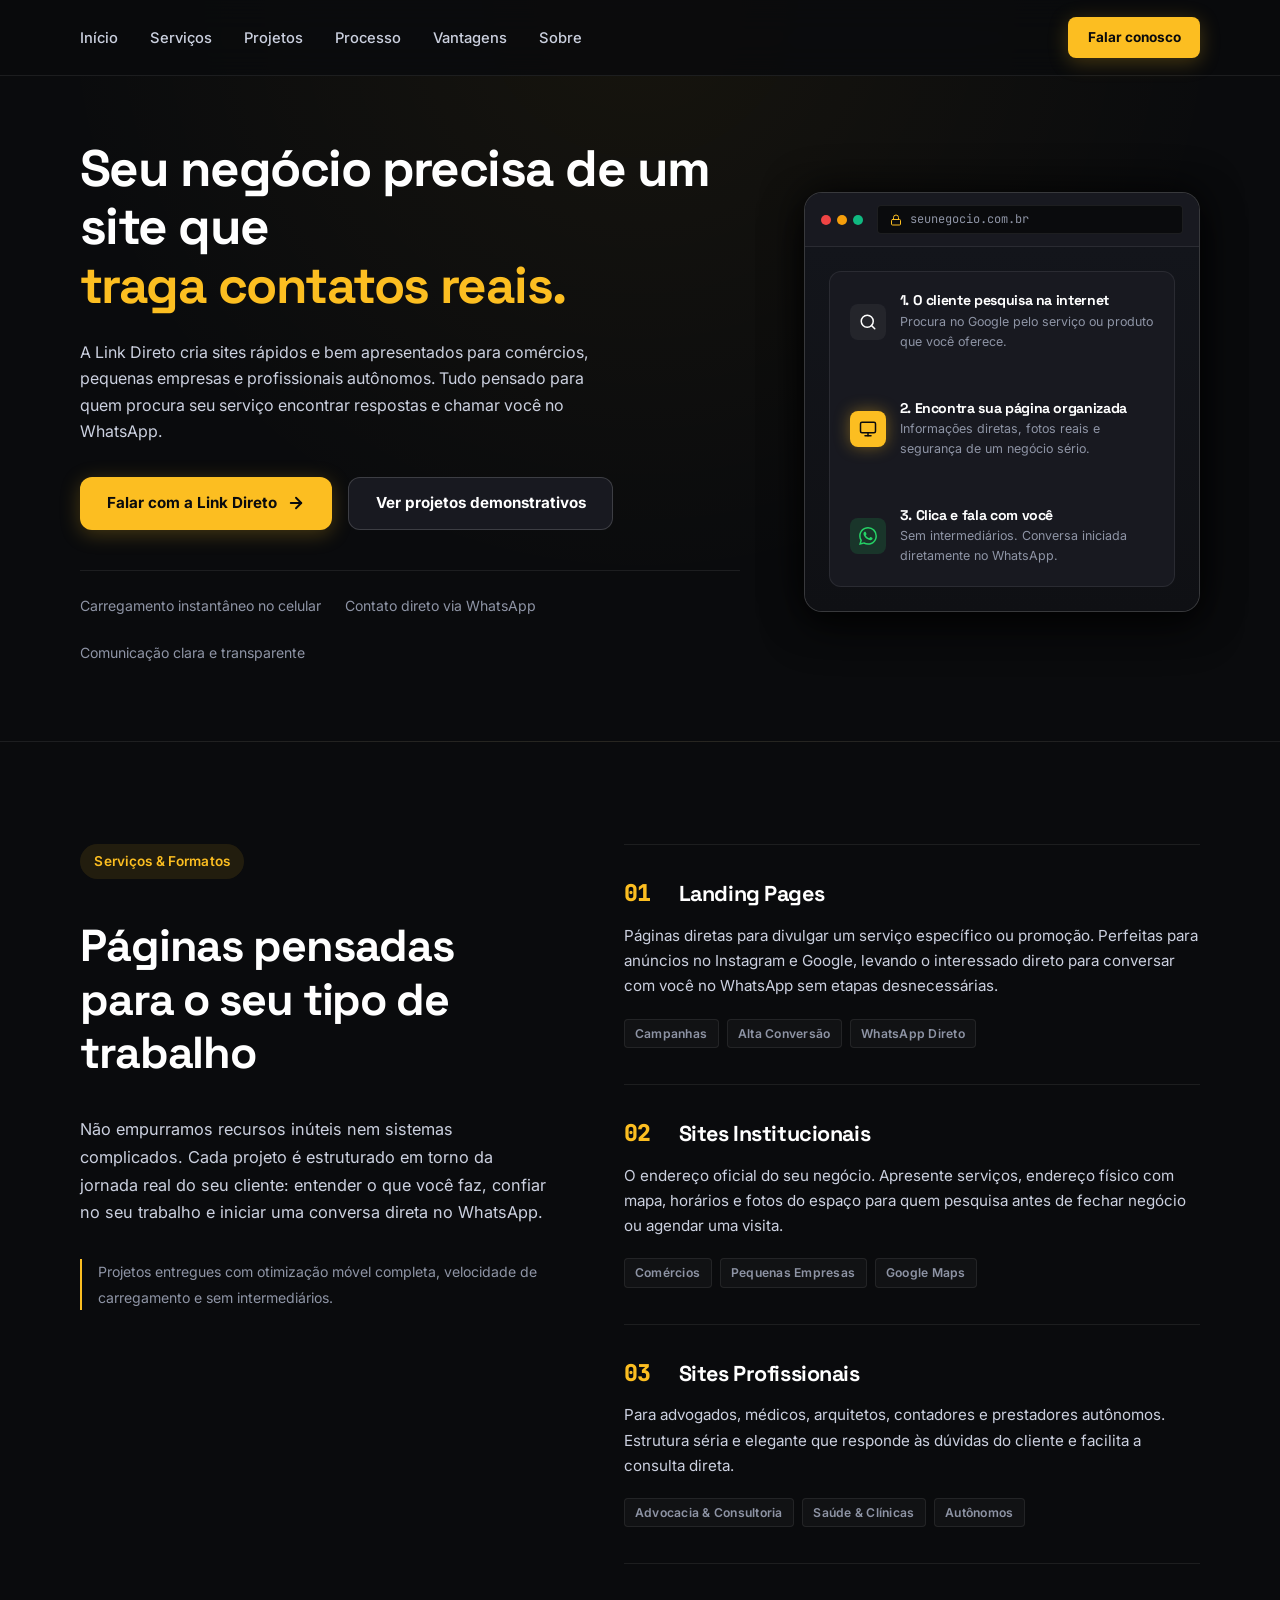
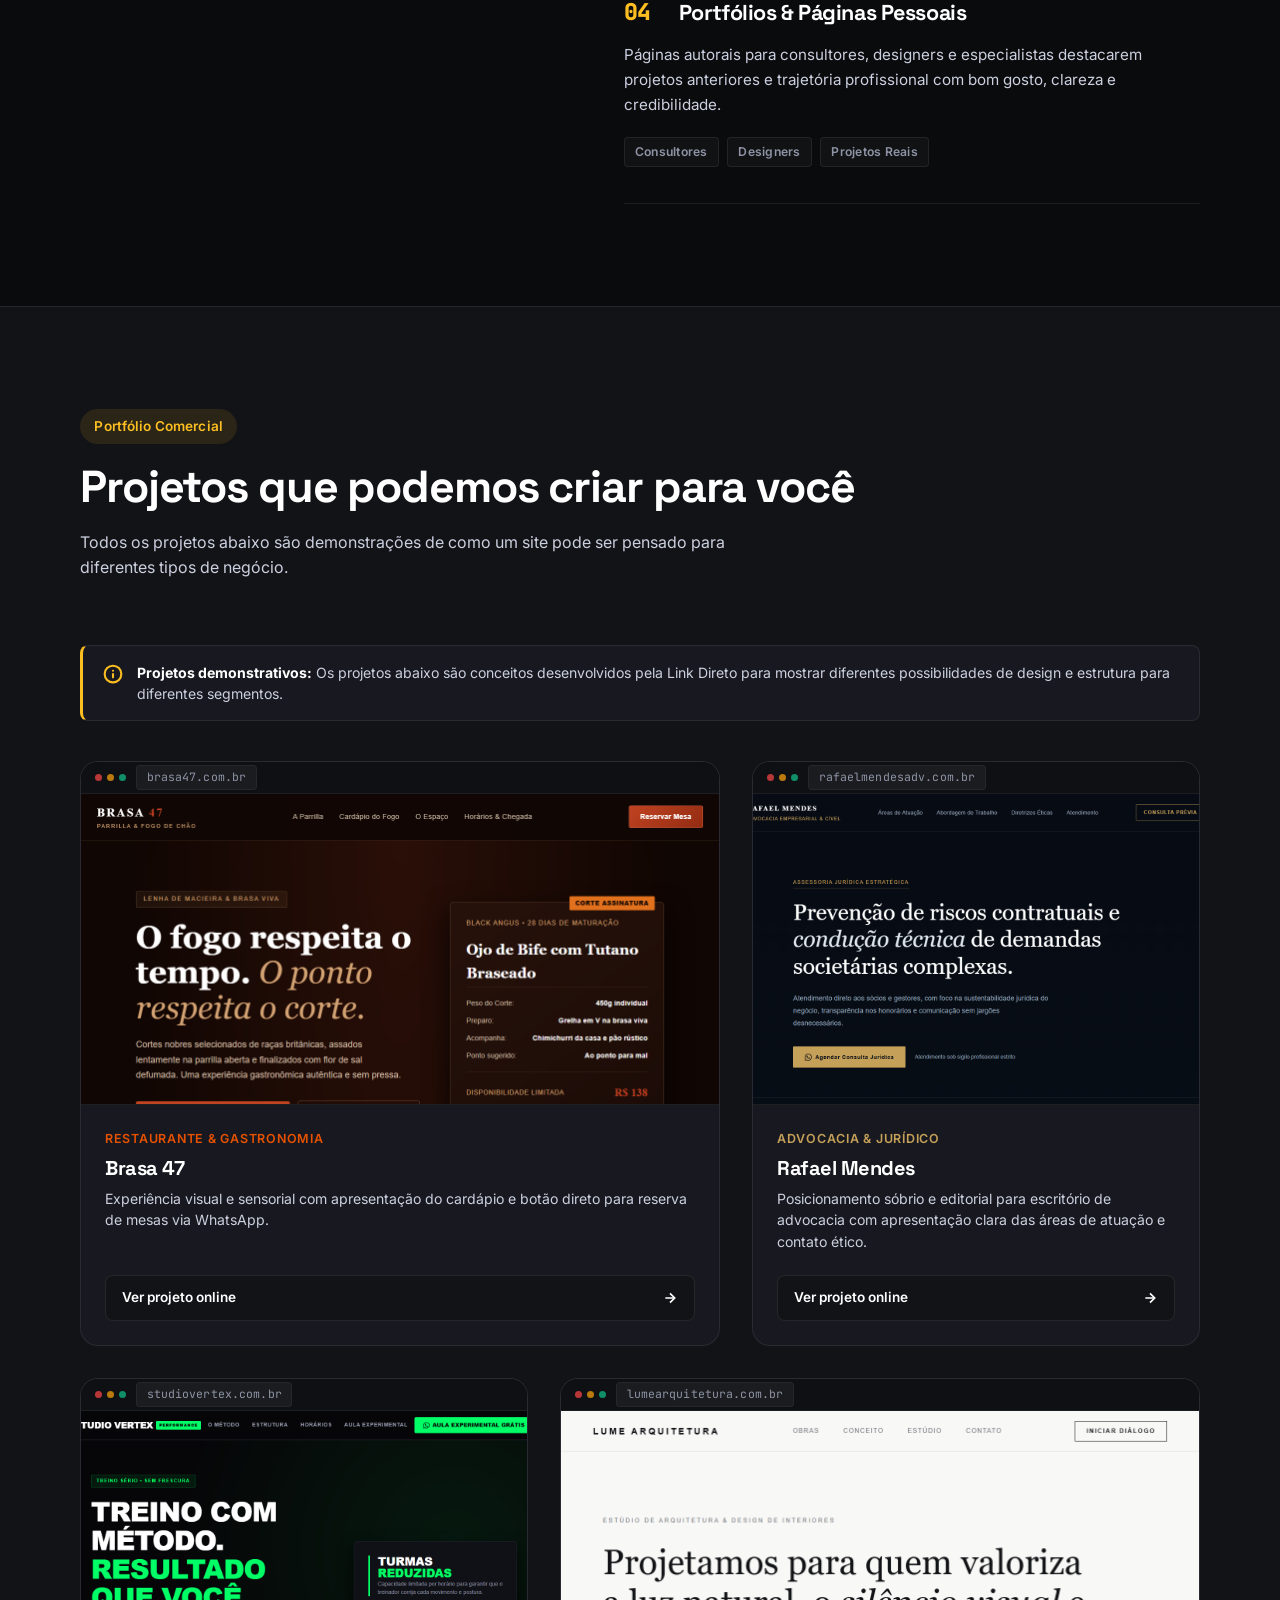
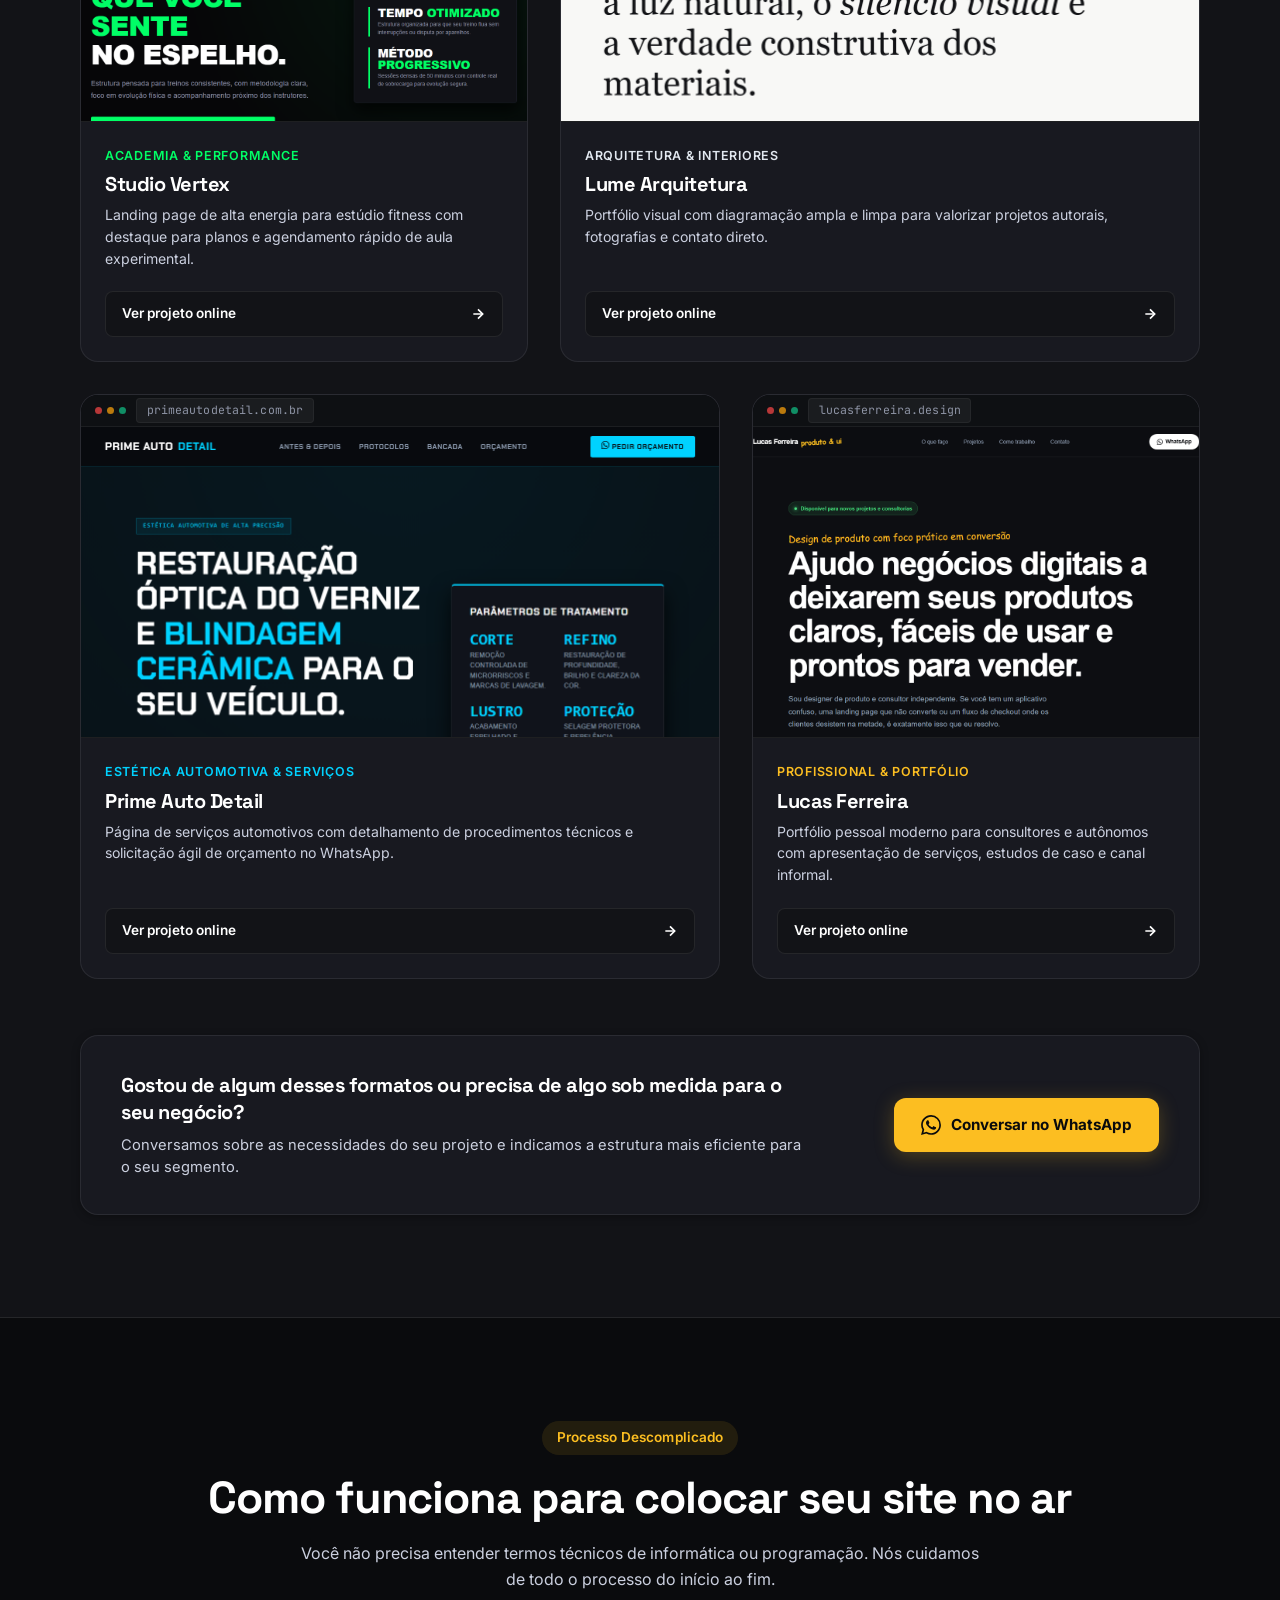
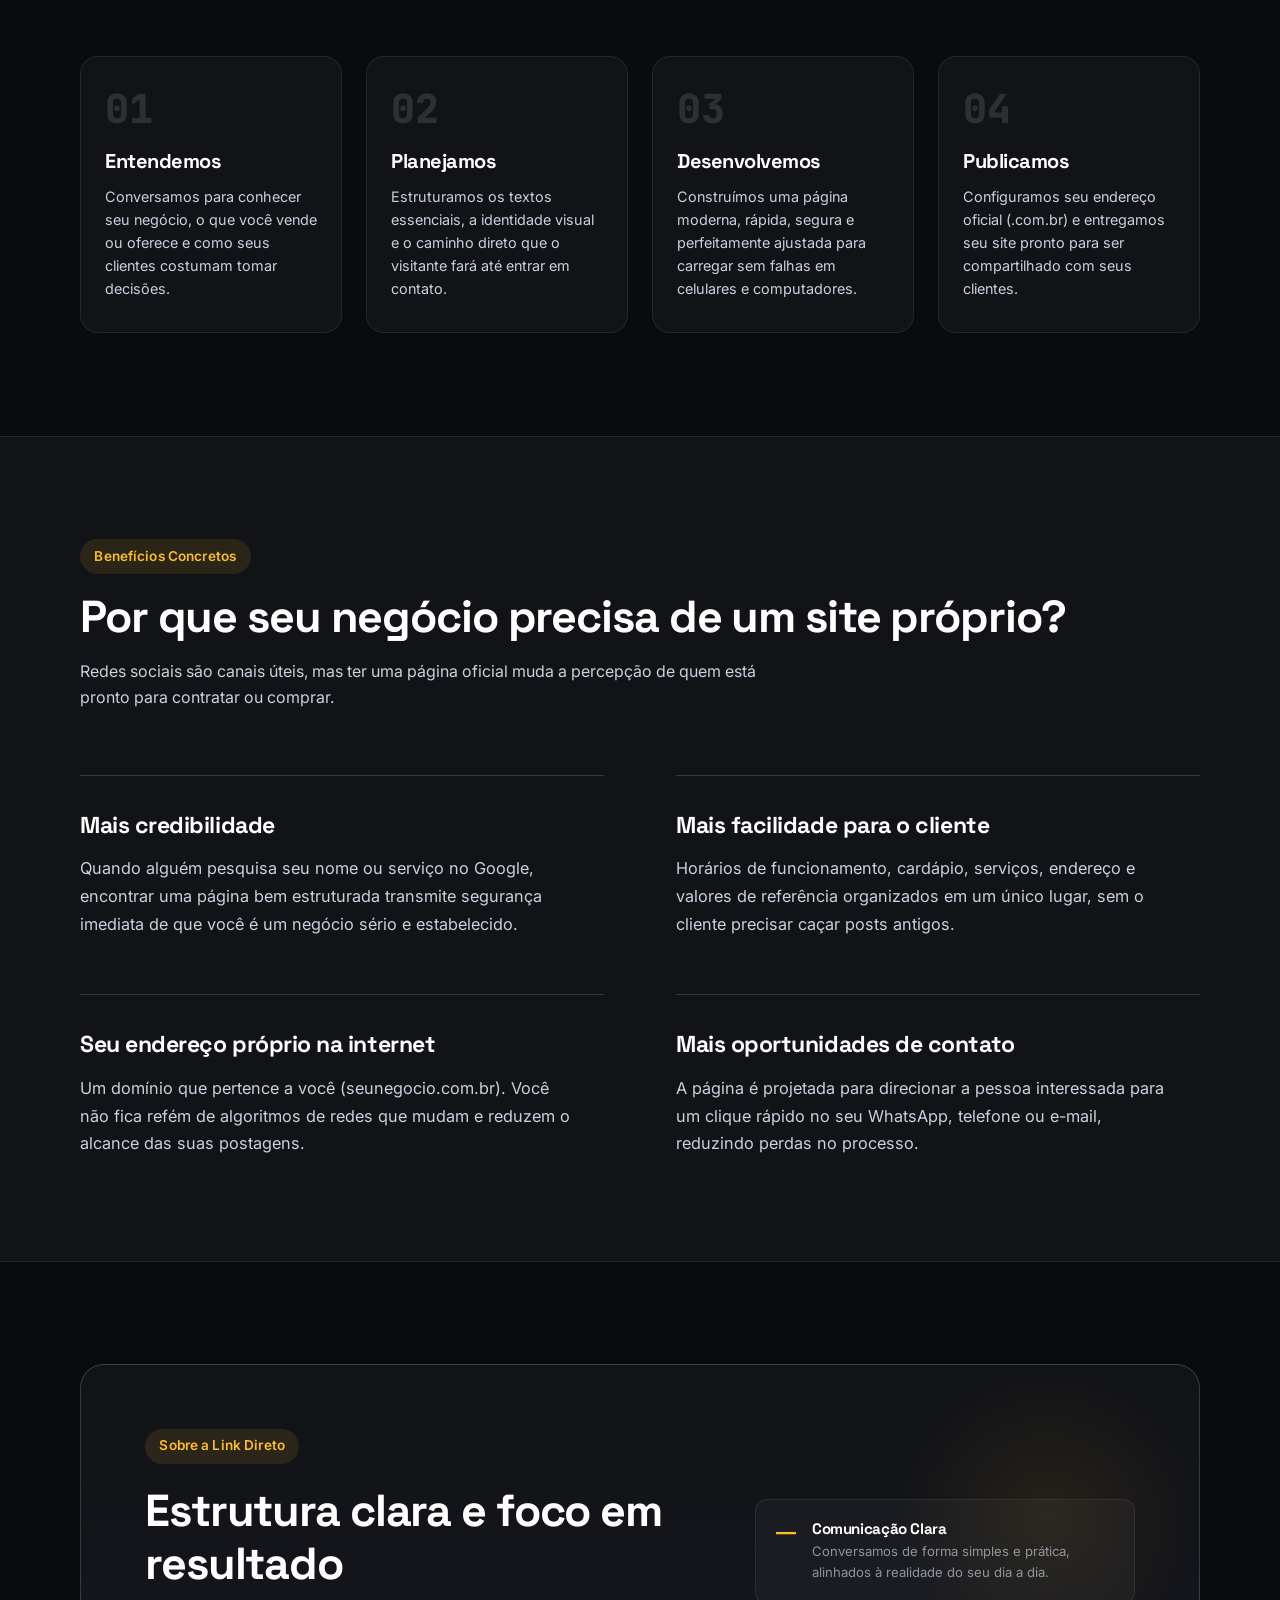
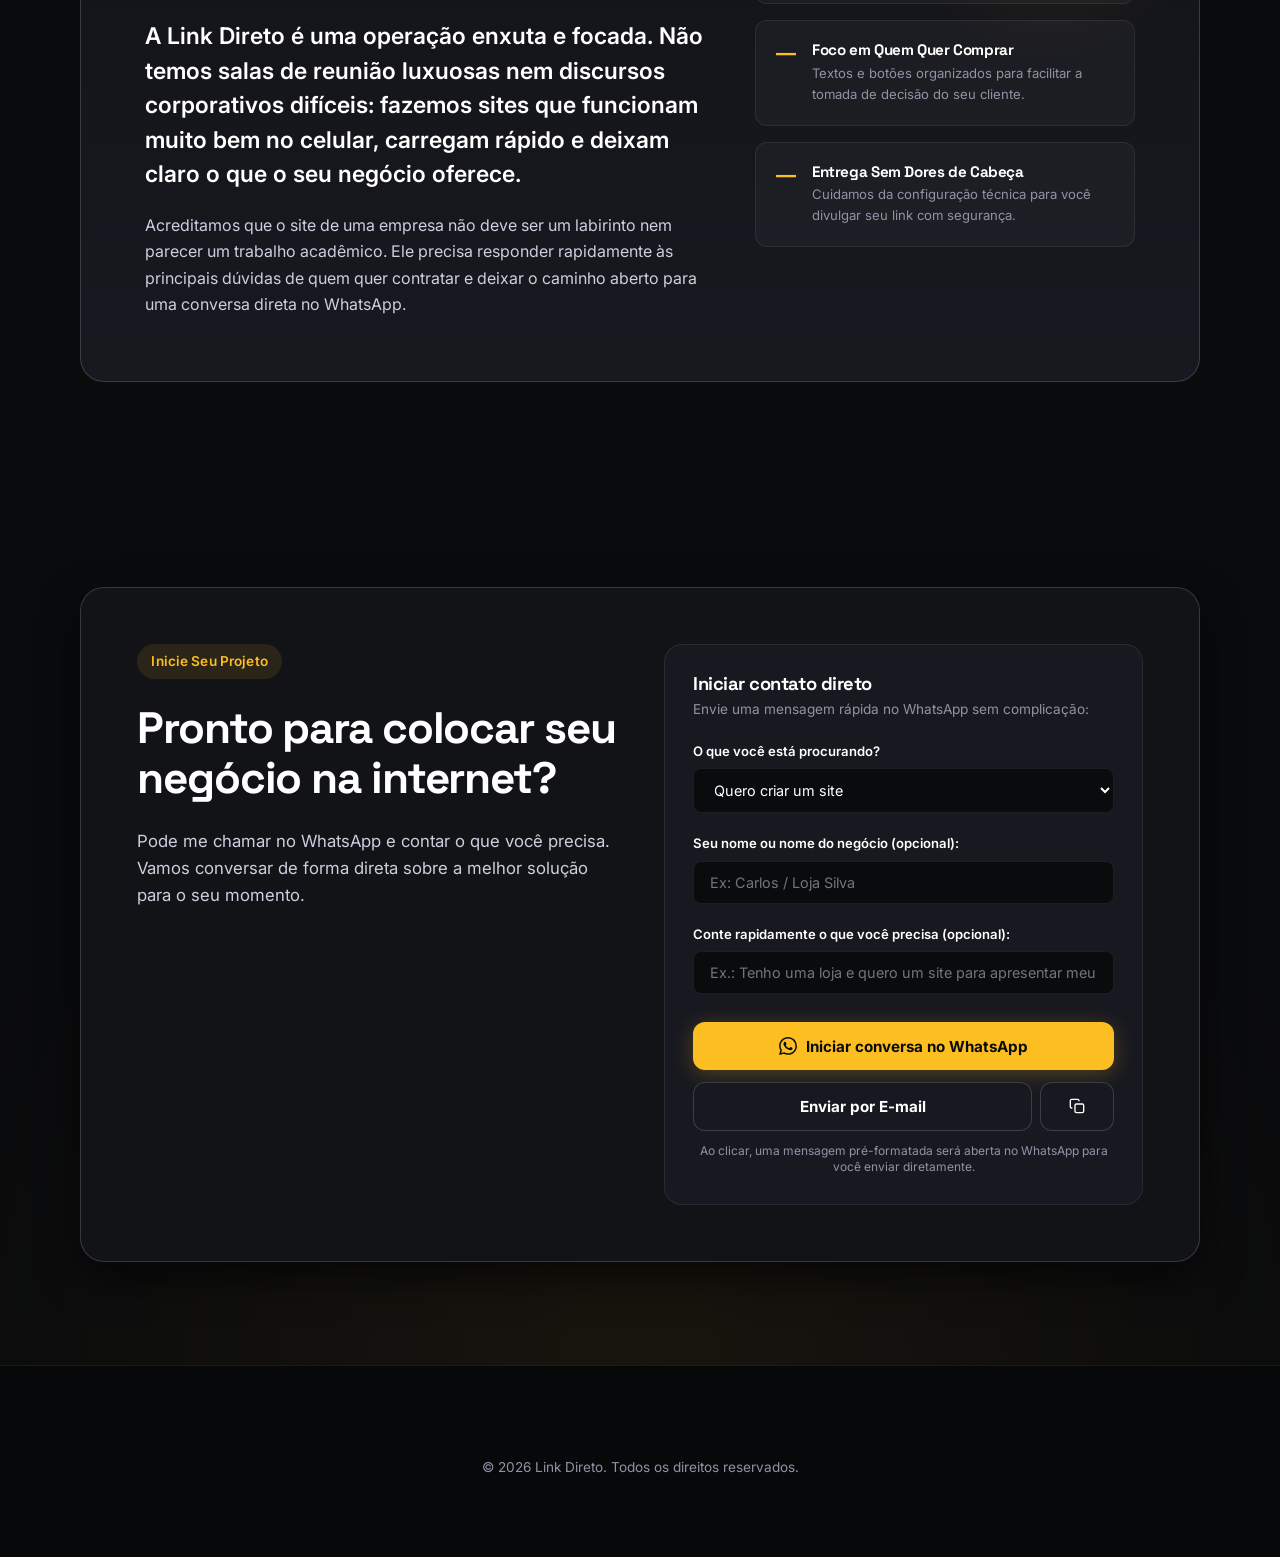
<file: index.html>
<!DOCTYPE html>
<html lang="pt-BR">
<head>
  <meta charset="UTF-8">
  <meta name="viewport" content="width=device-width, initial-scale=1.0">
  <title>Link Direto — Sites e Landing Pages Profissionais para Negócios</title>
  
  <!-- SEO & Metatags -->
  <meta name="description" content="A Link Direto cria sites e landing pages profissionais para comércios, pequenas empresas, profissionais liberais e autônomos. Presença digital moderna, clara e focada em contatos.">
  <meta name="keywords" content="criação de sites, landing page profissional, site para advogados, site para restaurante, site para arquitetos, presença digital, link direto">
  <meta name="author" content="Link Direto">
  <meta name="robots" content="index, follow">
  <meta name="theme-color" content="#0A0B0D">

  <!-- Open Graph -->
  <meta property="og:type" content="website">
  <meta property="og:title" content="Link Direto — Sites e Landing Pages Profissionais">
  <meta property="og:description" content="Conectando negócios e profissionais aos seus clientes através de uma presença digital moderna e direta.">
  <meta property="og:image" content="favicon.svg">

  <!-- Favicon -->
  <link rel="icon" type="image/svg+xml" href="favicon.svg">

  <!-- Fontes -->
  <link rel="preconnect" href="https://fonts.googleapis.com">
  <link rel="preconnect" href="https://fonts.gstatic.com" crossorigin>
  <link href="https://fonts.googleapis.com/css2?family=Inter:wght@400;500;600;700&family=Space+Grotesk:wght@500;600;700&family=JetBrains+Mono:wght@500&display=swap" rel="stylesheet">

  <!-- Estilos -->
  <link rel="stylesheet" href="style.css">

  <!-- Dados Estruturados Schema.org -->
  <script type="application/ld+json">
  {
    "@context": "https://schema.org",
    "@type": "ProfessionalService",
    "name": "Link Direto",
    "url": "https://linkdireto.com.br",
    "logo": "https://linkdireto.com.br/favicon.svg",
    "description": "Criação de sites e landing pages profissionais para negócios, comércios e profissionais liberais.",
    "areaServed": "BR",
    "serviceType": [
      "Criação de Landing Pages",
      "Desenvolvimento de Sites Institucionais",
      "Sites Profissionais para Autônomos e Liberais",
      "Portfólios Digitais"
    ]
  }
  </script>
</head>
<body>

  <!-- ==========================================================================
       HEADER & NAVEGAÇÃO (DISCRETO & TEXTUAL)
       ========================================================================== -->
  <header class="header">
    <div class="container header-content">
      <button class="mobile-toggle" aria-label="Abrir menu de navegação" aria-expanded="false">
        <span></span>
        <span></span>
        <span></span>
      </button>

      <nav class="nav-desktop" aria-label="Navegação Principal">
        <ul class="nav-links">
          <li><a href="#inicio" class="nav-link">Início</a></li>
          <li><a href="#solucoes" class="nav-link">Serviços</a></li>
          <li><a href="#projetos" class="nav-link">Projetos</a></li>
          <li><a href="#processo" class="nav-link">Processo</a></li>
          <li><a href="#beneficios" class="nav-link">Vantagens</a></li>
          <li><a href="#sobre" class="nav-link">Sobre</a></li>
        </ul>
      </nav>

      <div class="header-actions">
        <a href="#contato" class="btn btn-primary btn-sm">Falar conosco</a>
      </div>
    </div>
  </header>

  <!-- Menu Mobile Overlay -->
  <div class="mobile-nav-overlay" aria-label="Menu Mobile">
    <ul class="mobile-nav-links">
      <li><a href="#inicio" class="mobile-nav-link">Início</a></li>
      <li><a href="#solucoes" class="mobile-nav-link">Serviços</a></li>
      <li><a href="#projetos" class="mobile-nav-link">Projetos</a></li>
      <li><a href="#processo" class="mobile-nav-link">Processo</a></li>
      <li><a href="#beneficios" class="mobile-nav-link">Vantagens</a></li>
      <li><a href="#sobre" class="mobile-nav-link">Sobre</a></li>
    </ul>
    <div style="margin-top: 2rem;">
      <a href="#contato" class="btn btn-primary" style="width: 100%;">Falar conosco</a>
    </div>
  </div>

  <main>
    <!-- ==========================================================================
         HERO SECTION
         ========================================================================== -->
    <section id="inicio" class="hero-section">
      <div class="container hero-grid">
        <div class="hero-copy fade-in-up">
          <h1 class="title-hero">
            Seu negócio precisa de um site que <span class="hero-headline-highlight">traga contatos reais.</span>
          </h1>

          <p class="hero-subheadline">
            A Link Direto cria sites rápidos e bem apresentados para comércios, pequenas empresas e profissionais autônomos. Tudo pensado para quem procura seu serviço encontrar respostas e chamar você no WhatsApp.
          </p>

          <div class="hero-ctas">
            <a href="#contato" class="btn btn-primary btn-lg">
              <span>Falar com a Link Direto</span>
              <svg width="18" height="18" viewBox="0 0 24 24" fill="none" stroke="currentColor" stroke-width="2.5" stroke-linecap="round" stroke-linejoin="round" aria-hidden="true">
                <line x1="5" y1="12" x2="19" y2="12"></line>
                <polyline points="12 5 19 12 12 19"></polyline>
              </svg>
            </a>
            <a href="#projetos" class="btn btn-secondary btn-lg">
              Ver projetos demonstrativos
            </a>
          </div>

          <div class="hero-trust-indicators">
            <div class="trust-item">
              <span>Carregamento instantâneo no celular</span>
            </div>
            <div class="trust-item">
              <span>Contato direto via WhatsApp</span>
            </div>
            <div class="trust-item">
              <span>Comunicação clara e transparente</span>
            </div>
          </div>
        </div>

        <!-- Visual Mockup Interativo no Hero -->
        <div class="hero-visual fade-in-up">
          <div class="hero-preview-window">
            <div class="window-header">
              <div class="window-dots">
                <span class="window-dot" style="background:#EF4444;"></span>
                <span class="window-dot" style="background:#F59E0B;"></span>
                <span class="window-dot" style="background:#10B981;"></span>
              </div>
              <div class="window-url-bar">
                <svg width="12" height="12" viewBox="0 0 24 24" fill="none" stroke="currentColor" stroke-width="2" stroke-linecap="round" stroke-linejoin="round" aria-hidden="true">
                  <rect x="3" y="11" width="18" height="11" rx="2" ry="2"></rect>
                  <path d="M7 11V7a5 5 0 0 1 10 0v4"></path>
                </svg>
                seunegocio.com.br
              </div>
            </div>

            <div class="window-body">
              <div class="flow-diagram">
                <!-- Passo 1 -->
                <div class="flow-step">
                  <div class="flow-icon-wrap">
                    <svg width="18" height="18" viewBox="0 0 24 24" fill="none" stroke="currentColor" stroke-width="2" stroke-linecap="round" stroke-linejoin="round">
                      <circle cx="11" cy="11" r="8"></circle>
                      <line x1="21" y1="21" x2="16.65" y2="16.65"></line>
                    </svg>
                  </div>
                  <div class="flow-text">
                    <h4>1. O cliente pesquisa na internet</h4>
                    <p>Procura no Google pelo serviço ou produto que você oferece.</p>
                  </div>
                </div>

                <div class="flow-connector"></div>

                <!-- Passo 2 -->
                <div class="flow-step">
                  <div class="flow-icon-wrap active">
                    <svg width="18" height="18" viewBox="0 0 24 24" fill="none" stroke="currentColor" stroke-width="2" stroke-linecap="round" stroke-linejoin="round">
                      <rect x="2" y="3" width="20" height="14" rx="2" ry="2"></rect>
                      <line x1="8" y1="21" x2="16" y2="21"></line>
                      <line x1="12" y1="17" x2="12" y2="21"></line>
                    </svg>
                  </div>
                  <div class="flow-text">
                    <h4>2. Encontra sua página organizada</h4>
                    <p>Informações diretas, fotos reais e segurança de um negócio sério.</p>
                  </div>
                </div>

                <div class="flow-connector"></div>

                <!-- Passo 3 -->
                <div class="flow-step">
                  <div class="flow-icon-wrap" style="background: rgba(37, 211, 102, 0.15); color: #25D366;">
                    <svg width="18" height="18" viewBox="0 0 24 24" fill="currentColor" aria-hidden="true"><path d="M17.472 14.382c-.297-.149-1.758-.867-2.03-.967-.273-.099-.471-.148-.67.15-.197.297-.767.966-.94 1.164-.173.199-.347.223-.644.075-.297-.15-1.255-.463-2.39-1.475-.883-.788-1.48-1.761-1.653-2.059-.173-.297-.018-.458.13-.606.134-.133.298-.347.446-.52.149-.174.198-.298.298-.497.099-.198.05-.371-.025-.52-.075-.149-.669-1.612-.916-2.207-.242-.579-.487-.5-.669-.51-.173-.008-.371-.01-.57-.01-.198 0-.52.074-.792.372-.272.297-1.04 1.016-1.04 2.479 0 1.462 1.065 2.875 1.213 3.074.149.198 2.096 3.2 5.077 4.487.709.306 1.262.489 1.694.625.712.227 1.36.195 1.871.118.571-.085 1.758-.719 2.006-1.413.248-.694.248-1.289.173-1.413-.074-.124-.272-.198-.57-.347m-5.421 7.403h-.004a9.87 9.87 0 01-5.031-1.378l-.361-.214-3.741.982.998-3.648-.235-.374a9.86 9.86 0 01-1.51-5.26c.001-5.45 4.436-9.884 9.888-9.884 2.64 0 5.122 1.03 6.988 2.898a9.825 9.825 0 012.893 6.994c-.003 5.45-4.437 9.884-9.885 9.884m8.413-18.297A11.815 11.815 0 0012.05 0C5.495 0 .16 5.335.157 11.892c0 2.096.547 4.142 1.588 5.945L.057 24l6.305-1.654a11.882 11.882 0 005.683 1.448h.005c6.554 0 11.89-5.335 11.893-11.893a11.821 11.821 0 00-3.48-8.413Z"/></svg>
                  </div>
                  <div class="flow-text">
                    <h4>3. Clica e fala com você</h4>
                    <p>Sem intermediários. Conversa iniciada diretamente no WhatsApp.</p>
                  </div>
                </div>
              </div>
            </div>
          </div>
        </div>
      </div>
    </section>

    <!-- ==========================================================================
         SEÇÃO "O QUE FAZEMOS" (SOLUÇÕES)
         ========================================================================== -->
    <section id="solucoes" class="section-padding">
      <div class="container">
        <div class="solutions-editorial-layout">
          <div class="solutions-sticky-intro fade-in-up">
            <div class="badge" style="margin-bottom: 1.25rem;">Serviços & Formatos</div>
            <h2 class="title-section">Páginas pensadas para o seu tipo de trabalho</h2>
            <p class="solutions-intro-text">
              Não empurramos recursos inúteis nem sistemas complicados. Cada projeto é estruturado em torno da jornada real do seu cliente: entender o que você faz, confiar no seu trabalho e iniciar uma conversa direta no WhatsApp.
            </p>
            <div class="solutions-editorial-note">
              <span>Projetos entregues com otimização móvel completa, velocidade de carregamento e sem intermediários.</span>
            </div>
          </div>

          <div class="solutions-editorial-list">
            <!-- Formato 01 -->
            <article class="solution-editorial-row fade-in-up">
              <div class="solution-row-header">
                <span class="solution-row-index">01</span>
                <h3 class="solution-row-title">Landing Pages</h3>
              </div>
              <p class="solution-row-desc">
                Páginas diretas para divulgar um serviço específico ou promoção. Perfeitas para anúncios no Instagram e Google, levando o interessado direto para conversar com você no WhatsApp sem etapas desnecessárias.
              </p>
              <div class="solution-tags">
                <span class="solution-tag">Campanhas</span>
                <span class="solution-tag">Alta Conversão</span>
                <span class="solution-tag">WhatsApp Direto</span>
              </div>
            </article>

            <!-- Formato 02 -->
            <article class="solution-editorial-row fade-in-up">
              <div class="solution-row-header">
                <span class="solution-row-index">02</span>
                <h3 class="solution-row-title">Sites Institucionais</h3>
              </div>
              <p class="solution-row-desc">
                O endereço oficial do seu negócio. Apresente serviços, endereço físico com mapa, horários e fotos do espaço para quem pesquisa antes de fechar negócio ou agendar uma visita.
              </p>
              <div class="solution-tags">
                <span class="solution-tag">Comércios</span>
                <span class="solution-tag">Pequenas Empresas</span>
                <span class="solution-tag">Google Maps</span>
              </div>
            </article>

            <!-- Formato 03 -->
            <article class="solution-editorial-row fade-in-up">
              <div class="solution-row-header">
                <span class="solution-row-index">03</span>
                <h3 class="solution-row-title">Sites Profissionais</h3>
              </div>
              <p class="solution-row-desc">
                Para advogados, médicos, arquitetos, contadores e prestadores autônomos. Estrutura séria e elegante que responde às dúvidas do cliente e facilita a consulta direta.
              </p>
              <div class="solution-tags">
                <span class="solution-tag">Advocacia & Consultoria</span>
                <span class="solution-tag">Saúde & Clínicas</span>
                <span class="solution-tag">Autônomos</span>
              </div>
            </article>

            <!-- Formato 04 -->
            <article class="solution-editorial-row fade-in-up">
              <div class="solution-row-header">
                <span class="solution-row-index">04</span>
                <h3 class="solution-row-title">Portfólios & Páginas Pessoais</h3>
              </div>
              <p class="solution-row-desc">
                Páginas autorais para consultores, designers e especialistas destacarem projetos anteriores e trajetória profissional com bom gosto, clareza e credibilidade.
              </p>
              <div class="solution-tags">
                <span class="solution-tag">Consultores</span>
                <span class="solution-tag">Designers</span>
                <span class="solution-tag">Projetos Reais</span>
              </div>
            </article>
          </div>
        </div>
      </div>
    </section>

    <!-- ==========================================================================
         SEÇÃO "PROJETOS DEMONSTRATIVOS"
         ========================================================================== -->
    <section id="projetos" class="section-padding projects-section">
      <div class="container">
        <div class="section-header fade-in-up">
          <div class="badge" style="margin-bottom: 1rem;">Portfólio Comercial</div>
          <h2 class="title-section">Projetos que podemos criar para você</h2>
          <p class="subtitle-section">
            Todos os projetos abaixo são demonstrações de como um site pode ser pensado para diferentes tipos de negócio.
          </p>
        </div>

        <!-- Aviso transparente sobre projetos demonstrativos -->
        <div class="projects-disclaimer-box fade-in-up">
          <div class="disclaimer-icon">
            <svg width="20" height="20" viewBox="0 0 24 24" fill="none" stroke="currentColor" stroke-width="2.5" stroke-linecap="round" stroke-linejoin="round" aria-hidden="true">
              <circle cx="12" cy="12" r="10"></circle>
              <line x1="12" y1="16" x2="12" y2="12"></line>
              <line x1="12" y1="8" x2="12.01" y2="8"></line>
            </svg>
          </div>
          <div class="disclaimer-text">
            <strong>Projetos demonstrativos:</strong> Os projetos abaixo são conceitos desenvolvidos pela Link Direto para mostrar diferentes possibilidades de design e estrutura para diferentes segmentos.
          </div>
        </div>

        <!-- Grid de Cards de Projetos -->
        <div class="projects-grid">
          
          <!-- Projeto 01 — Brasa 47 (Restaurante) -->
          <article class="project-card portfolio-card portfolio-card-wide fade-in-up" data-category="restaurante">
            <div class="portfolio-media-frame">
              <div class="portfolio-browser-bar">
                <div class="portfolio-browser-dots" aria-hidden="true">
                  <span></span><span></span><span></span>
                </div>
                <div class="portfolio-browser-url">brasa47.com.br</div>
              </div>
              <div class="portfolio-image-wrap">
                <img src="assets/previews/preview-brasa-47.png" alt="Prévia visual do site Brasa 47 - Restaurante e Gastronomia" class="portfolio-img" loading="lazy" width="1280" height="800">
              </div>
            </div>
            <div class="portfolio-body">
              <div class="portfolio-meta">
                <span class="portfolio-category" style="color: #E65100;">Restaurante & Gastronomia</span>
              </div>
              <h3 class="portfolio-title">Brasa 47</h3>
              <p class="portfolio-desc">
                Experiência visual e sensorial com apresentação do cardápio e botão direto para reserva de mesas via WhatsApp.
              </p>
              <a href="projetos/brasa-47.html" class="project-action-link">
                <span>Ver projeto online</span>
                <svg width="16" height="16" viewBox="0 0 24 24" fill="none" stroke="currentColor" stroke-width="2.5" aria-hidden="true" focusable="false"><line x1="5" y1="12" x2="19" y2="12"></line><polyline points="12 5 19 12 12 19"></polyline></svg>
              </a>
            </div>
          </article>

          <!-- Projeto 02 — Dr. Rafael Mendes (Advocacia) -->
          <article class="project-card portfolio-card portfolio-card-vert fade-in-up" data-category="advocacia">
            <div class="portfolio-media-frame">
              <div class="portfolio-browser-bar">
                <div class="portfolio-browser-dots" aria-hidden="true">
                  <span></span><span></span><span></span>
                </div>
                <div class="portfolio-browser-url">rafaelmendesadv.com.br</div>
              </div>
              <div class="portfolio-image-wrap">
                <img src="assets/previews/preview-dr-rafael-mendes.png" alt="Prévia visual do site Dr. Rafael Mendes - Advocacia e Jurídico" class="portfolio-img" loading="lazy" width="1280" height="800">
              </div>
            </div>
            <div class="portfolio-body">
              <div class="portfolio-meta">
                <span class="portfolio-category" style="color: #C5A059;">Advocacia & Jurídico</span>
              </div>
              <h3 class="portfolio-title">Rafael Mendes</h3>
              <p class="portfolio-desc">
                Posicionamento sóbrio e editorial para escritório de advocacia com apresentação clara das áreas de atuação e contato ético.
              </p>
              <a href="projetos/dr-rafael-mendes.html" class="project-action-link">
                <span>Ver projeto online</span>
                <svg width="16" height="16" viewBox="0 0 24 24" fill="none" stroke="currentColor" stroke-width="2.5" aria-hidden="true" focusable="false"><line x1="5" y1="12" x2="19" y2="12"></line><polyline points="12 5 19 12 12 19"></polyline></svg>
              </a>
            </div>
          </article>

          <!-- Projeto 03 — Studio Vertex (Fitness) -->
          <article class="project-card portfolio-card portfolio-card-vert fade-in-up" data-category="fitness">
            <div class="portfolio-media-frame">
              <div class="portfolio-browser-bar">
                <div class="portfolio-browser-dots" aria-hidden="true">
                  <span></span><span></span><span></span>
                </div>
                <div class="portfolio-browser-url">studiovertex.com.br</div>
              </div>
              <div class="portfolio-image-wrap">
                <img src="assets/previews/preview-studio-vertex.png" alt="Prévia visual do site Studio Vertex - Academia e Performance" class="portfolio-img" loading="lazy" width="1280" height="800">
              </div>
            </div>
            <div class="portfolio-body">
              <div class="portfolio-meta">
                <span class="portfolio-category" style="color: #00FF66;">Academia & Performance</span>
              </div>
              <h3 class="portfolio-title">Studio Vertex</h3>
              <p class="portfolio-desc">
                Landing page de alta energia para estúdio fitness com destaque para planos e agendamento rápido de aula experimental.
              </p>
              <a href="projetos/studio-vertex.html" class="project-action-link">
                <span>Ver projeto online</span>
                <svg width="16" height="16" viewBox="0 0 24 24" fill="none" stroke="currentColor" stroke-width="2.5" aria-hidden="true" focusable="false"><line x1="5" y1="12" x2="19" y2="12"></line><polyline points="12 5 19 12 12 19"></polyline></svg>
              </a>
            </div>
          </article>

          <!-- Projeto 04 — Lume Arquitetura (Arquitetura) -->
          <article class="project-card portfolio-card portfolio-card-wide fade-in-up" data-category="arquitetura">
            <div class="portfolio-media-frame">
              <div class="portfolio-browser-bar">
                <div class="portfolio-browser-dots" aria-hidden="true">
                  <span></span><span></span><span></span>
                </div>
                <div class="portfolio-browser-url">lumearquitetura.com.br</div>
              </div>
              <div class="portfolio-image-wrap">
                <img src="assets/previews/preview-lume-arquitetura.png" alt="Prévia visual do site Lume Arquitetura - Arquitetura e Interiores" class="portfolio-img" loading="lazy" width="1280" height="800">
              </div>
            </div>
            <div class="portfolio-body">
              <div class="portfolio-meta">
                <span class="portfolio-category" style="color: #E2E8F0;">Arquitetura & Interiores</span>
              </div>
              <h3 class="portfolio-title">Lume Arquitetura</h3>
              <p class="portfolio-desc">
                Portfólio visual com diagramação ampla e limpa para valorizar projetos autorais, fotografias e contato direto.
              </p>
              <a href="projetos/lume-arquitetura.html" class="project-action-link">
                <span>Ver projeto online</span>
                <svg width="16" height="16" viewBox="0 0 24 24" fill="none" stroke="currentColor" stroke-width="2.5" aria-hidden="true" focusable="false"><line x1="5" y1="12" x2="19" y2="12"></line><polyline points="12 5 19 12 12 19"></polyline></svg>
              </a>
            </div>
          </article>

          <!-- Projeto 05 — Prime Auto (Estética Automotiva) -->
          <article class="project-card portfolio-card portfolio-card-wide fade-in-up" data-category="automotivo">
            <div class="portfolio-media-frame">
              <div class="portfolio-browser-bar">
                <div class="portfolio-browser-dots" aria-hidden="true">
                  <span></span><span></span><span></span>
                </div>
                <div class="portfolio-browser-url">primeautodetail.com.br</div>
              </div>
              <div class="portfolio-image-wrap">
                <img src="assets/previews/preview-prime-auto.png" alt="Prévia visual do site Prime Auto - Estética Automotiva e Serviços" class="portfolio-img" loading="lazy" width="1280" height="800">
              </div>
            </div>
            <div class="portfolio-body">
              <div class="portfolio-meta">
                <span class="portfolio-category" style="color: #00D2FF;">Estética Automotiva & Serviços</span>
              </div>
              <h3 class="portfolio-title">Prime Auto Detail</h3>
              <p class="portfolio-desc">
                Página de serviços automotivos com detalhamento de procedimentos técnicos e solicitação ágil de orçamento no WhatsApp.
              </p>
              <a href="projetos/prime-auto.html" class="project-action-link">
                <span>Ver projeto online</span>
                <svg width="16" height="16" viewBox="0 0 24 24" fill="none" stroke="currentColor" stroke-width="2.5" aria-hidden="true" focusable="false"><line x1="5" y1="12" x2="19" y2="12"></line><polyline points="12 5 19 12 12 19"></polyline></svg>
              </a>
            </div>
          </article>

          <!-- Projeto 06 — Lucas Ferreira (Portfólio Pessoal) -->
          <article class="project-card portfolio-card portfolio-card-vert fade-in-up" data-category="portfolio">
            <div class="portfolio-media-frame">
              <div class="portfolio-browser-bar">
                <div class="portfolio-browser-dots" aria-hidden="true">
                  <span></span><span></span><span></span>
                </div>
                <div class="portfolio-browser-url">lucasferreira.design</div>
              </div>
              <div class="portfolio-image-wrap">
                <img src="assets/previews/preview-lucas-ferreira.png" alt="Prévia visual do site Lucas Ferreira - Profissional e Portfólio" class="portfolio-img" loading="lazy" width="1280" height="800">
              </div>
            </div>
            <div class="portfolio-body">
              <div class="portfolio-meta">
                <span class="portfolio-category" style="color: #FCBE21;">Profissional & Portfólio</span>
              </div>
              <h3 class="portfolio-title">Lucas Ferreira</h3>
              <p class="portfolio-desc">
                Portfólio pessoal moderno para consultores e autônomos com apresentação de serviços, estudos de caso e canal informal.
              </p>
              <a href="projetos/lucas-ferreira.html" class="project-action-link">
                <span>Ver projeto online</span>
                <svg width="16" height="16" viewBox="0 0 24 24" fill="none" stroke="currentColor" stroke-width="2.5" aria-hidden="true" focusable="false"><line x1="5" y1="12" x2="19" y2="12"></line><polyline points="12 5 19 12 12 19"></polyline></svg>
              </a>
            </div>
          </article>

        </div>

        <!-- Box CTA Contextual Pós-Projetos -->
        <div class="projects-cta-box fade-in-up">
          <div class="projects-cta-content">
            <h3 class="projects-cta-title">Gostou de algum desses formatos ou precisa de algo sob medida para o seu negócio?</h3>
            <p class="projects-cta-desc">Conversamos sobre as necessidades do seu projeto e indicamos a estrutura mais eficiente para o seu segmento.</p>
          </div>
          <a href="https://wa.me/?text=Ol%C3%A1!%20Conheci%20a%20Link%20Direto%20pelo%20site%20e%20gostaria%20de%20saber%20mais%20sobre%20os%20projetos." target="_blank" rel="noopener noreferrer" class="btn btn-primary btn-lg">
            <svg width="20" height="20" viewBox="0 0 24 24" fill="currentColor" aria-hidden="true">
              <path d="M17.472 14.382c-.297-.149-1.758-.867-2.03-.967-.273-.099-.471-.148-.67.15-.197.297-.767.966-.94 1.164-.173.199-.347.223-.644.075-.297-.15-1.255-.463-2.39-1.475-.883-.788-1.48-1.761-1.653-2.059-.173-.297-.018-.458.13-.606.134-.133.298-.347.446-.52.149-.174.198-.298.298-.497.099-.198.05-.371-.025-.52-.075-.149-.669-1.612-.916-2.207-.242-.579-.487-.5-.669-.51-.173-.008-.371-.01-.57-.01-.198 0-.52.074-.792.372-.272.297-1.04 1.016-1.04 2.479 0 1.462 1.065 2.875 1.213 3.074.149.198 2.096 3.2 5.077 4.487.709.306 1.262.489 1.694.625.712.227 1.36.195 1.871.118.571-.085 1.758-.719 2.006-1.413.248-.694.248-1.289.173-1.413-.074-.124-.272-.198-.57-.347m-5.421 7.403h-.004a9.87 9.87 0 01-5.031-1.378l-.361-.214-3.741.982.998-3.648-.235-.374a9.86 9.86 0 01-1.51-5.26c.001-5.45 4.436-9.884 9.888-9.884 2.64 0 5.122 1.03 6.988 2.898a9.825 9.825 0 012.893 6.994c-.003 5.45-4.437 9.884-9.885 9.884m8.413-18.297A11.815 11.815 0 0012.05 0C5.495 0 .16 5.335.157 11.892c0 2.096.547 4.142 1.588 5.945L.057 24l6.305-1.654a11.882 11.882 0 005.683 1.448h.005c6.554 0 11.89-5.335 11.893-11.893a11.821 11.821 0 00-3.48-8.413Z"/>
            </svg>
            <span>Conversar no WhatsApp</span>
          </a>
        </div>
      </div>
    </section>

    <!-- ==========================================================================
         SEÇÃO "COMO FUNCIONA" (PROCESSO)
         ========================================================================== -->
    <section id="processo" class="section-padding">
      <div class="container">
        <div class="section-header center fade-in-up">
          <div class="badge" style="margin: 0 auto 1rem;">Processo Descomplicado</div>
          <h2 class="title-section">Como funciona para colocar seu site no ar</h2>
          <p class="subtitle-section">
            Você não precisa entender termos técnicos de informática ou programação. Nós cuidamos de todo o processo do início ao fim.
          </p>
        </div>

        <div class="process-grid">
          <div class="process-card fade-in-up">
            <div class="process-number">01</div>
            <h3 class="process-title">Entendemos</h3>
            <p class="process-desc">
              Conversamos para conhecer seu negócio, o que você vende ou oferece e como seus clientes costumam tomar decisões.
            </p>
          </div>

          <div class="process-card fade-in-up">
            <div class="process-number">02</div>
            <h3 class="process-title">Planejamos</h3>
            <p class="process-desc">
              Estruturamos os textos essenciais, a identidade visual e o caminho direto que o visitante fará até entrar em contato.
            </p>
          </div>

          <div class="process-card fade-in-up">
            <div class="process-number">03</div>
            <h3 class="process-title">Desenvolvemos</h3>
            <p class="process-desc">
              Construímos uma página moderna, rápida, segura e perfeitamente ajustada para carregar sem falhas em celulares e computadores.
            </p>
          </div>

          <div class="process-card fade-in-up">
            <div class="process-number">04</div>
            <h3 class="process-title">Publicamos</h3>
            <p class="process-desc">
              Configuramos seu endereço oficial (.com.br) e entregamos seu site pronto para ser compartilhado com seus clientes.
            </p>
          </div>
        </div>
      </div>
    </section>

    <!-- ==========================================================================
         SEÇÃO "POR QUE TER UM SITE?" (BENEFÍCIOS REAIS)
         ========================================================================== -->
    <section id="beneficios" class="section-padding" style="background-color: var(--bg-surface); border-top: 1px solid var(--border-subtle); border-bottom: 1px solid var(--border-subtle);">
      <div class="container">
        <div class="section-header fade-in-up">
          <div class="badge" style="margin-bottom: 1rem;">Benefícios Concretos</div>
          <h2 class="title-section">Por que seu negócio precisa de um site próprio?</h2>
          <p class="subtitle-section">
            Redes sociais são canais úteis, mas ter uma página oficial muda a percepção de quem está pronto para contratar ou comprar.
          </p>
        </div>

        <div class="benefits-grid">
          <div class="benefit-card fade-in-up">
            <div class="benefit-content">
              <h3>Mais credibilidade</h3>
              <p>
                Quando alguém pesquisa seu nome ou serviço no Google, encontrar uma página bem estruturada transmite segurança imediata de que você é um negócio sério e estabelecido.
              </p>
            </div>
          </div>

          <div class="benefit-card fade-in-up">
            <div class="benefit-content">
              <h3>Mais facilidade para o cliente</h3>
              <p>
                Horários de funcionamento, cardápio, serviços, endereço e valores de referência organizados em um único lugar, sem o cliente precisar caçar posts antigos.
              </p>
            </div>
          </div>

          <div class="benefit-card fade-in-up">
            <div class="benefit-content">
              <h3>Seu endereço próprio na internet</h3>
              <p>
                Um domínio que pertence a você (seunegocio.com.br). Você não fica refém de algoritmos de redes que mudam e reduzem o alcance das suas postagens.
              </p>
            </div>
          </div>

          <div class="benefit-card fade-in-up">
            <div class="benefit-content">
              <h3>Mais oportunidades de contato</h3>
              <p>
                A página é projetada para direcionar a pessoa interessada para um clique rápido no seu WhatsApp, telefone ou e-mail, reduzindo perdas no processo.
              </p>
            </div>
          </div>
        </div>
      </div>
    </section>

    <!-- ==========================================================================
         SEÇÃO "SOBRE A LINK DIRETO"
         ========================================================================== -->
    <section id="sobre" class="section-padding">
      <div class="container">
        <div class="about-card fade-in-up">
          <div class="about-grid">
            <div class="about-copy">
              <div class="badge" style="width: fit-content;">Sobre a Link Direto</div>
              <h2 class="title-section" style="margin-bottom: 0.5rem;">Estrutura clara e foco em resultado</h2>
              <p class="about-statement">
                A Link Direto é uma operação enxuta e focada. Não temos salas de reunião luxuosas nem discursos corporativos difíceis: fazemos sites que funcionam muito bem no celular, carregam rápido e deixam claro o que o seu negócio oferece.
              </p>
              <p class="about-paragraph">
                Acreditamos que o site de uma empresa não deve ser um labirinto nem parecer um trabalho acadêmico. Ele precisa responder rapidamente às principais dúvidas de quem quer contratar e deixar o caminho aberto para uma conversa direta no WhatsApp.
              </p>
            </div>

            <div class="about-values-list">
              <div class="about-value-item">
                <span class="value-dash" aria-hidden="true">—</span>
                <div>
                  <h4>Comunicação Clara</h4>
                  <p>Conversamos de forma simples e prática, alinhados à realidade do seu dia a dia.</p>
                </div>
              </div>

              <div class="about-value-item">
                <span class="value-dash" aria-hidden="true">—</span>
                <div>
                  <h4>Foco em Quem Quer Comprar</h4>
                  <p>Textos e botões organizados para facilitar a tomada de decisão do seu cliente.</p>
                </div>
              </div>

              <div class="about-value-item">
                <span class="value-dash" aria-hidden="true">—</span>
                <div>
                  <h4>Entrega Sem Dores de Cabeça</h4>
                  <p>Cuidamos da configuração técnica para você divulgar seu link com segurança.</p>
                </div>
              </div>
            </div>
          </div>
        </div>
      </div>
    </section>

    <!-- ==========================================================================
         SEÇÃO DE CONTATO / CTA FINAL INTERATIVO
         ========================================================================== -->
    <section id="contato" class="section-padding contact-section">
      <div class="container">
        <div class="contact-box fade-in-up">
          <div class="contact-grid">
            <div class="contact-info">
              <div class="badge">Inicie Seu Projeto</div>
              <h2 class="contact-title">Pronto para colocar seu negócio na internet?</h2>
              <p class="contact-desc">
                Pode me chamar no WhatsApp e contar o que você precisa. Vamos conversar de forma direta sobre a melhor solução para o seu momento.
              </p>
            </div>

            <!-- Formulário / Assistente de Contato Direto -->
            <div class="contact-assistant">
              <div class="assistant-header">
                <h3>Iniciar contato direto</h3>
                <p>Envie uma mensagem rápida no WhatsApp sem complicação:</p>
              </div>

              <div class="form-group">
                <label for="contact-type" class="form-label">O que você está procurando?</label>
                <select id="contact-type" class="form-select">
                  <option value="quero criar um site">Quero criar um site</option>
                  <option value="quero uma landing page">Quero uma landing page</option>
                  <option value="quero um portfólio">Quero um portfólio</option>
                  <option value="ainda não sei, quero conversar">Ainda não sei, quero conversar</option>
                </select>
              </div>

              <div class="form-group">
                <label for="contact-name" class="form-label">Seu nome ou nome do negócio (opcional):</label>
                <input type="text" id="contact-name" class="form-input" placeholder="Ex: Carlos / Loja Silva">
              </div>

              <div class="form-group">
                <label for="contact-details" class="form-label">Conte rapidamente o que você precisa (opcional):</label>
                <input type="text" id="contact-details" class="form-input" placeholder="Ex.: Tenho uma loja e quero um site para apresentar meus produtos e receber contatos.">
              </div>

              <div class="assistant-actions">
                <button type="button" id="btn-contact-whatsapp" class="btn btn-primary" style="width: 100%;">
                  <svg width="18" height="18" viewBox="0 0 24 24" fill="currentColor" aria-hidden="true"><path d="M17.472 14.382c-.297-.149-1.758-.867-2.03-.967-.273-.099-.471-.148-.67.15-.197.297-.767.966-.94 1.164-.173.199-.347.223-.644.075-.297-.15-1.255-.463-2.39-1.475-.883-.788-1.48-1.761-1.653-2.059-.173-.297-.018-.458.13-.606.134-.133.298-.347.446-.52.149-.174.198-.298.298-.497.099-.198.05-.371-.025-.52-.075-.149-.669-1.612-.916-2.207-.242-.579-.487-.5-.669-.51-.173-.008-.371-.01-.57-.01-.198 0-.52.074-.792.372-.272.297-1.04 1.016-1.04 2.479 0 1.462 1.065 2.875 1.213 3.074.149.198 2.096 3.2 5.077 4.487.709.306 1.262.489 1.694.625.712.227 1.36.195 1.871.118.571-.085 1.758-.719 2.006-1.413.248-.694.248-1.289.173-1.413-.074-.124-.272-.198-.57-.347m-5.421 7.403h-.004a9.87 9.87 0 01-5.031-1.378l-.361-.214-3.741.982.998-3.648-.235-.374a9.86 9.86 0 01-1.51-5.26c.001-5.45 4.436-9.884 9.888-9.884 2.64 0 5.122 1.03 6.988 2.898a9.825 9.825 0 012.893 6.994c-.003 5.45-4.437 9.884-9.885 9.884m8.413-18.297A11.815 11.815 0 0012.05 0C5.495 0 .16 5.335.157 11.892c0 2.096.547 4.142 1.588 5.945L.057 24l6.305-1.654a11.882 11.882 0 005.683 1.448h.005c6.554 0 11.89-5.335 11.893-11.893a11.821 11.821 0 00-3.48-8.413Z"/></svg>
                  Iniciar conversa no WhatsApp
                </button>

                <div style="display: flex; gap: 0.5rem;">
                  <button type="button" id="btn-contact-email" class="btn btn-secondary" style="flex: 1;">
                    Enviar por E-mail
                  </button>
                  <button type="button" id="btn-contact-copy" class="btn btn-secondary" title="Copiar mensagem formulada" aria-label="Copiar mensagem formulada">
                    <svg width="16" height="16" viewBox="0 0 24 24" fill="none" stroke="currentColor" stroke-width="2" aria-hidden="true">
                      <rect x="9" y="9" width="13" height="13" rx="2" ry="2"></rect>
                      <path d="M5 15H4a2 2 0 0 1-2-2V4a2 2 0 0 1 2-2h9a2 2 0 0 1 2 2v1"></path>
                    </svg>
                  </button>
                </div>

                <div id="copy-feedback" style="display: none; font-size: 0.78rem; color: var(--accent-yellow); text-align: center; margin-top: 0.25rem;"></div>

                <p class="contact-note">
                  Ao clicar, uma mensagem pré-formatada será aberta no WhatsApp para você enviar diretamente.
                </p>
              </div>
            </div>
          </div>
        </div>
      </div>
    </section>
  </main>

  <!-- ==========================================================================
       FOOTER
       ========================================================================== -->
  <footer class="footer">
    <div class="container">
      <p class="footer-copyright" style="text-align: center; margin: 0; padding: 2.5rem 0; color: var(--text-muted); font-size: 0.85rem;">
        &copy; 2026 Link Direto. Todos os direitos reservados.
      </p>
    </div>
  </footer>

  <!-- Scripts -->
  <script src="script.js"></script>
</body>
</html>
</file>
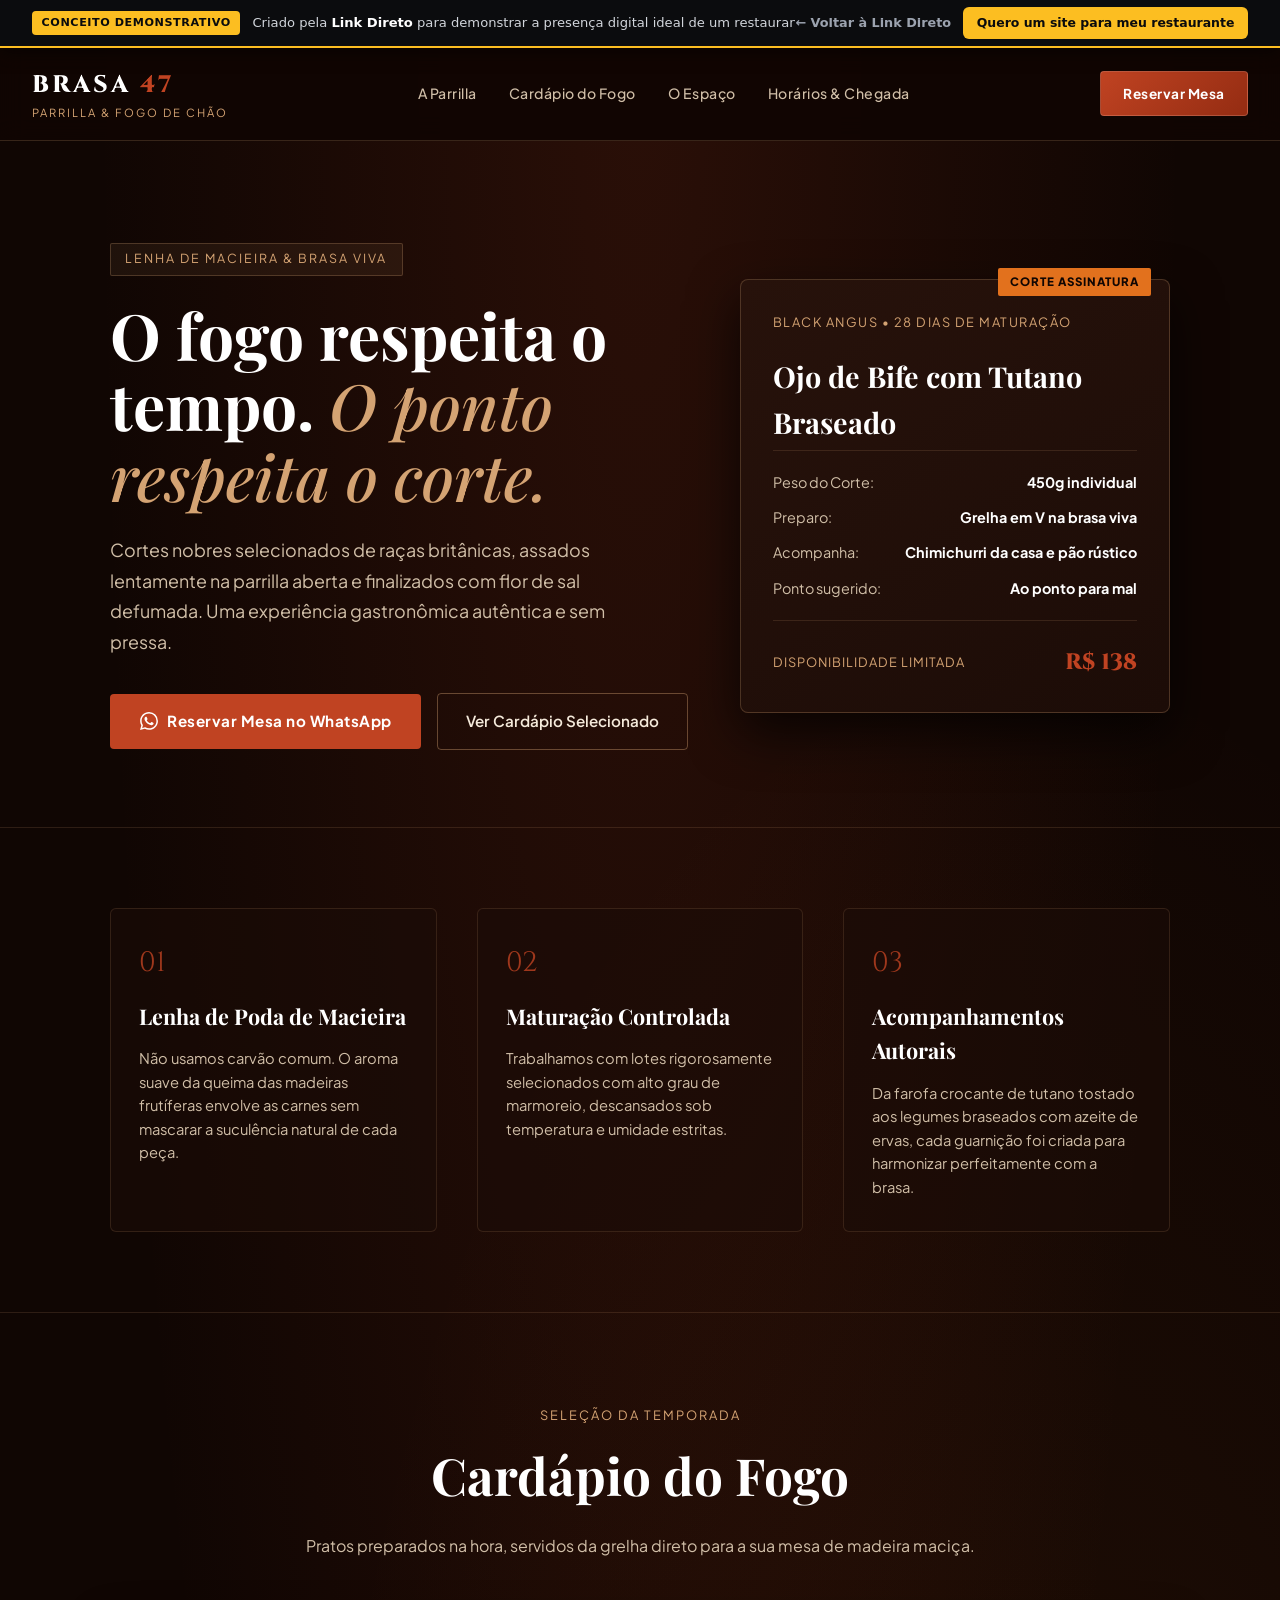
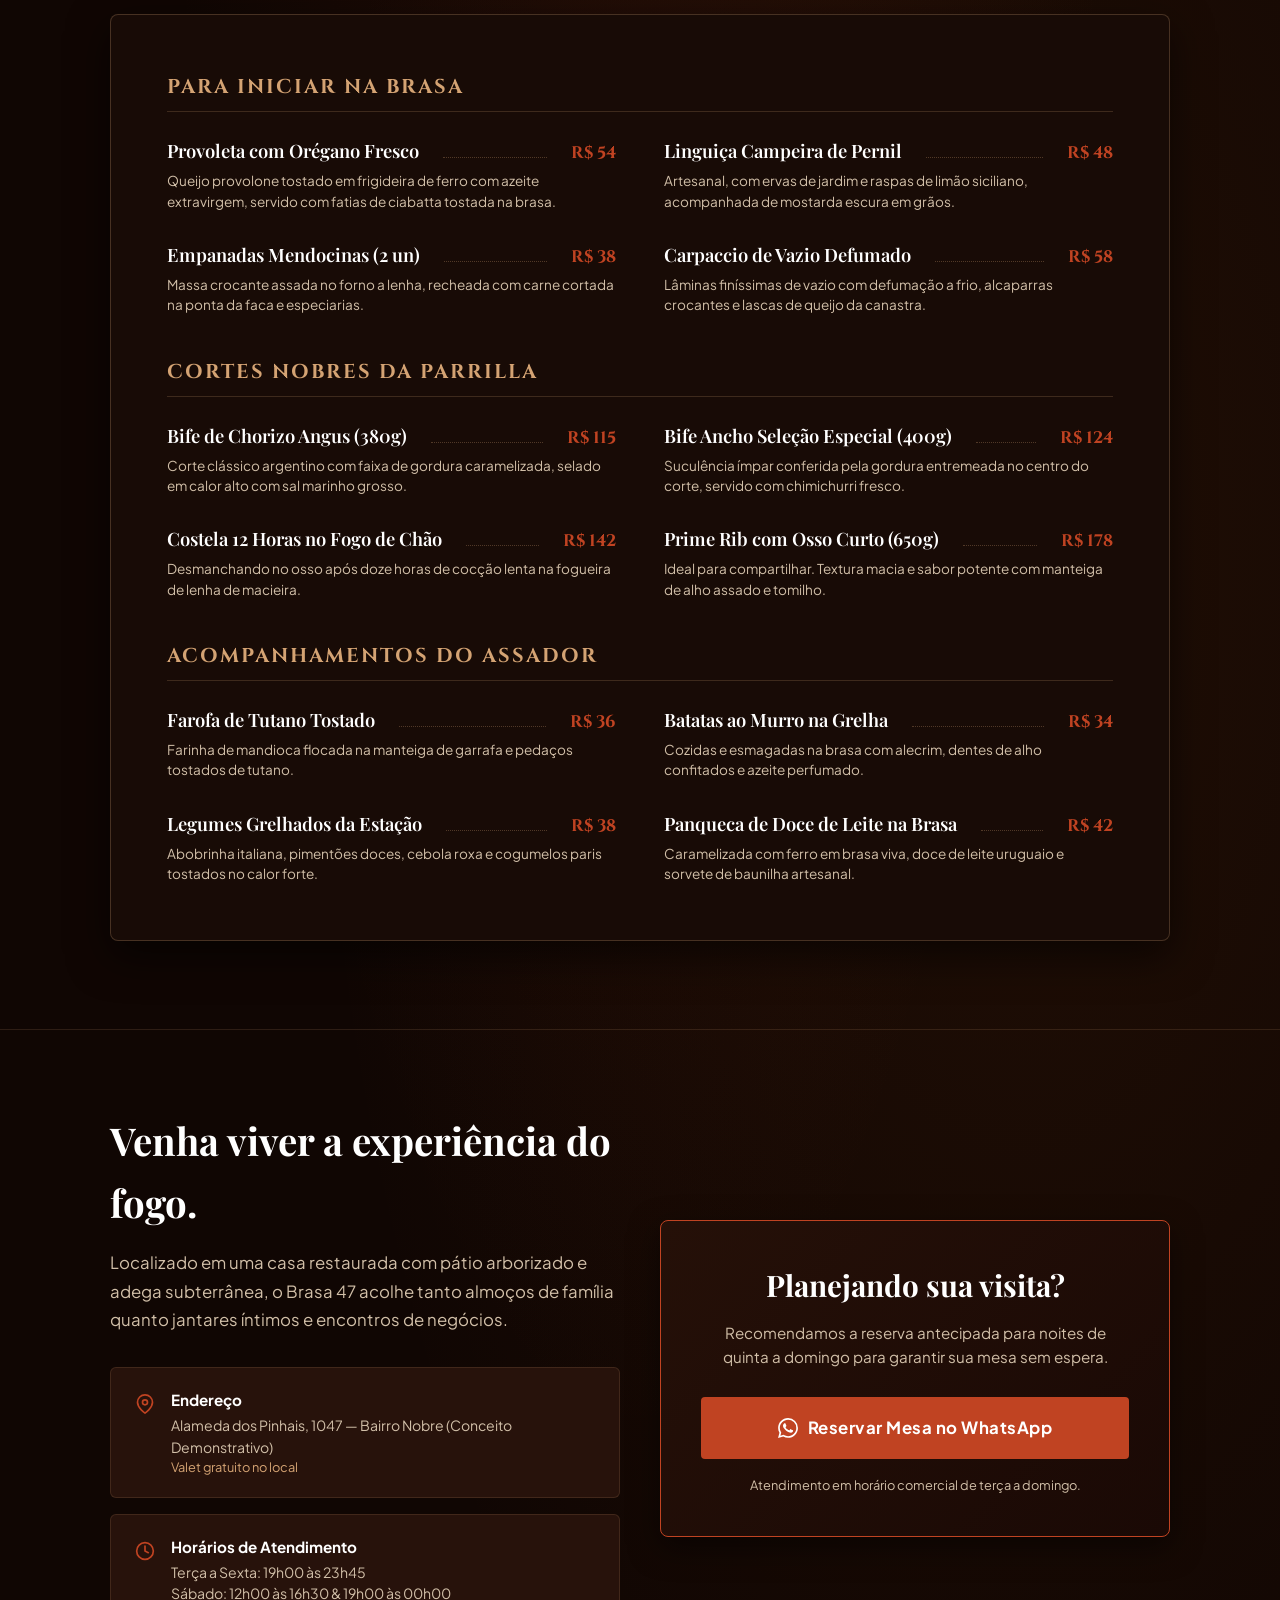
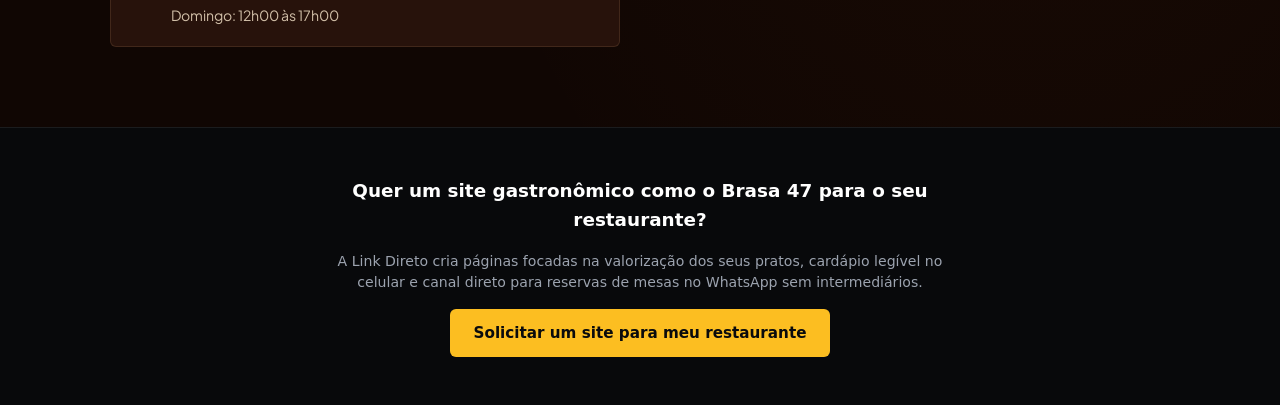
<file: projetos/brasa-47.html>
<!DOCTYPE html>
<html lang="pt-BR">
<head>
  <meta charset="UTF-8">
  <meta name="viewport" content="width=device-width, initial-scale=1.0">
  <title>Brasa 47 — Parrilla & Fogo de Chão | Projeto Demonstrativo Link Direto</title>
  <meta name="description" content="Conceito demonstrativo para restaurantes e parrillas criado pela Link Direto. Cardápio artesanal, cortes nobres na lenha e reservas diretas via WhatsApp.">
  <link rel="icon" type="image/svg+xml" href="../favicon.svg">
  <link rel="preconnect" href="https://fonts.googleapis.com">
  <link rel="preconnect" href="https://fonts.gstatic.com" crossorigin>
  <link href="https://fonts.googleapis.com/css2?family=Cinzel:wght@600;700;800&family=Plus+Jakarta+Sans:wght@400;500;600;700&family=Playfair+Display:ital,wght@0,500;0,700;1,400;1,600&display=swap" rel="stylesheet">
  <link rel="stylesheet" href="projetos.css">
  <style>
    /* ==========================================================================
       BRASA 47 — IDENTIDADE GASTRONÔMICA & QUENTE
       Paleta: Brasa Escura (#140A06), Carvão (#1E0F0A), Terracota Queimada (#B83A24),
       Creme Dourado (#FDF0D5 / #F5E6D3), Cobre Envelhecido (#D4A373).
       ========================================================================== */
    :root {
      --fire-black: #100603;
      --fire-charcoal: #1C0C07;
      --fire-surface: #27120B;
      --fire-terracotta: #C04322;
      --fire-amber: #E2711D;
      --fire-cream: #F5EADB;
      --fire-cream-muted: #D1BFA8;
      --fire-copper: #D4A373;
      --font-display: 'Playfair Display', Georgia, serif;
      --font-heading: 'Cinzel', serif;
      --font-body: 'Plus Jakarta Sans', sans-serif;
    }

    * { box-sizing: border-box; margin: 0; padding: 0; }
    
    body {
      background-color: var(--fire-black);
      color: var(--fire-cream);
      font-family: var(--font-body);
      line-height: 1.6;
      background-image: 
        radial-gradient(ellipse at 50% 0%, rgba(192, 67, 34, 0.15) 0%, transparent 60%),
        radial-gradient(ellipse at 80% 60%, rgba(226, 113, 29, 0.08) 0%, transparent 50%);
    }

    a { text-decoration: none; color: inherit; }

    /* Barra de Navegação do Restaurante */
    .restaurant-nav {
      position: sticky;
      top: var(--banner-height);
      background: rgba(16, 6, 3, 0.94);
      backdrop-filter: blur(12px);
      border-bottom: 1px solid rgba(212, 163, 115, 0.2);
      z-index: 100;
      padding: 1.1rem 2rem;
      display: flex;
      align-items: center;
      justify-content: space-between;
    }

    .brand-group {
      display: flex;
      flex-direction: column;
    }

    .restaurant-brand {
      font-family: var(--font-heading);
      font-size: 1.5rem;
      font-weight: 800;
      letter-spacing: 3px;
      color: #FFFFFF;
    }

    .restaurant-brand span {
      color: var(--fire-terracotta);
    }

    .brand-sub {
      font-size: 0.7rem;
      letter-spacing: 2px;
      text-transform: uppercase;
      color: var(--fire-copper);
    }

    .nav-links-food {
      display: none;
      align-items: center;
      gap: 2rem;
      list-style: none;
      font-size: 0.88rem;
      font-weight: 500;
      letter-spacing: 0.5px;
      color: var(--fire-cream-muted);
    }

    .nav-links-food a:hover {
      color: #FFFFFF;
    }

    @media (min-width: 820px) {
      .nav-links-food { display: flex; }
    }

    .btn-reserve-header {
      background: linear-gradient(135deg, var(--fire-terracotta) 0%, #942C12 100%);
      color: #FFFFFF;
      padding: 0.65rem 1.4rem;
      border-radius: 4px;
      font-weight: 700;
      font-size: 0.85rem;
      letter-spacing: 0.5px;
      border: 1px solid rgba(255, 255, 255, 0.15);
      transition: all 180ms ease;
    }

    .btn-reserve-header:hover {
      background: linear-gradient(135deg, #D44E2C 0%, var(--fire-terracotta) 100%);
      transform: translateY(-1px);
      box-shadow: 0 4px 18px rgba(192, 67, 34, 0.35);
    }

    /* Container Gastronômico */
    .food-container {
      max-width: 1140px;
      margin: 0 auto;
      padding: 0 clamp(1.25rem, 3.5vw, 2.5rem);
    }

    /* ==========================================================================
       HERO SENSORIAL — EXPERIÊNCIA DO FOGO
       ========================================================================== */
    .hero-food {
      position: relative;
      padding: clamp(4rem, 8vw, 7.5rem) 0 clamp(3.5rem, 6vw, 5.5rem);
      border-bottom: 1px solid rgba(212, 163, 115, 0.15);
      overflow: hidden;
    }

    .hero-split {
      display: grid;
      grid-template-columns: 1fr;
      gap: 3rem;
      align-items: center;
    }

    @media (min-width: 900px) {
      .hero-split {
        grid-template-columns: 1.15fr 0.85fr;
      }
    }

    .hero-atmosphere-badge {
      display: inline-flex;
      align-items: center;
      gap: 0.6rem;
      font-size: 0.78rem;
      text-transform: uppercase;
      letter-spacing: 2px;
      color: var(--fire-copper);
      background: rgba(212, 163, 115, 0.08);
      border: 1px solid rgba(212, 163, 115, 0.25);
      padding: 0.35rem 0.9rem;
      border-radius: 2px;
      margin-bottom: 1.5rem;
    }

    .hero-food h1 {
      font-family: var(--font-display);
      font-size: clamp(2.5rem, 5vw, 4.4rem);
      font-weight: 700;
      line-height: 1.1;
      color: #FFFFFF;
      margin-bottom: 1.5rem;
    }

    .hero-food h1 em {
      font-style: italic;
      color: var(--fire-copper);
      font-weight: 500;
    }

    .hero-food-copy {
      font-size: 1.12rem;
      color: var(--fire-cream-muted);
      line-height: 1.7;
      margin-bottom: 2.25rem;
      max-width: 540px;
    }

    .hero-actions-group {
      display: flex;
      flex-wrap: wrap;
      align-items: center;
      gap: 1rem;
    }

    .btn-fire-primary {
      background: var(--fire-terracotta);
      color: #FFFFFF;
      padding: 0.95rem 1.85rem;
      border-radius: 4px;
      font-weight: 700;
      font-size: 0.95rem;
      letter-spacing: 0.5px;
      display: inline-flex;
      align-items: center;
      gap: 0.6rem;
      transition: all 180ms ease;
    }

    .btn-fire-primary:hover {
      background: #D84D2B;
      transform: translateY(-2px);
      box-shadow: 0 8px 25px rgba(192, 67, 34, 0.4);
    }

    .btn-fire-outline {
      background: transparent;
      color: var(--fire-cream);
      border: 1px solid rgba(212, 163, 115, 0.4);
      padding: 0.95rem 1.75rem;
      border-radius: 4px;
      font-weight: 600;
      font-size: 0.95rem;
      transition: all 180ms ease;
    }

    .btn-fire-outline:hover {
      border-color: var(--fire-cream);
      background: rgba(255, 255, 255, 0.04);
    }

    /* Vitrine Visual do Prato no Hero */
    .food-hero-visual {
      position: relative;
    }

    .food-card-frame {
      background: linear-gradient(145deg, var(--fire-surface) 0%, var(--fire-charcoal) 100%);
      border: 1px solid rgba(212, 163, 115, 0.25);
      border-radius: 8px;
      padding: 2rem;
      box-shadow: 0 20px 50px rgba(0, 0, 0, 0.7);
      position: relative;
    }

    .dish-hero-name {
      font-family: var(--font-display);
      font-size: 1.8rem;
      color: #FFFFFF;
      margin-bottom: 0.35rem;
    }

    .dish-hero-origin {
      font-size: 0.8rem;
      color: var(--fire-copper);
      text-transform: uppercase;
      letter-spacing: 1.5px;
      margin-bottom: 1.25rem;
    }

    .dish-specs-list {
      list-style: none;
      display: flex;
      flex-direction: column;
      gap: 0.75rem;
      border-top: 1px solid rgba(212, 163, 115, 0.15);
      border-bottom: 1px solid rgba(212, 163, 115, 0.15);
      padding: 1.25rem 0;
      margin-bottom: 1.5rem;
      font-size: 0.9rem;
      color: var(--fire-cream-muted);
    }

    .dish-specs-list li {
      display: flex;
      justify-content: space-between;
    }

    .dish-specs-list strong {
      color: #FFFFFF;
    }

    .hero-badge-float {
      position: absolute;
      top: -12px;
      right: 18px;
      background: var(--fire-amber);
      color: #100603;
      font-weight: 800;
      font-size: 0.72rem;
      text-transform: uppercase;
      letter-spacing: 1px;
      padding: 0.3rem 0.75rem;
      border-radius: 2px;
    }

    /* ==========================================================================
       SEÇÃO: A ARTE DA PARRILLA (EDITORIAL)
       ========================================================================== */
    .story-section {
      padding: 5rem 0;
      border-bottom: 1px solid rgba(212, 163, 115, 0.15);
    }

    .story-grid {
      display: grid;
      grid-template-columns: 1fr;
      gap: 2.5rem;
    }

    @media (min-width: 800px) {
      .story-grid {
        grid-template-columns: repeat(3, 1fr);
      }
    }

    .story-card {
      background: rgba(28, 12, 7, 0.6);
      border: 1px solid rgba(212, 163, 115, 0.15);
      border-radius: 6px;
      padding: 2rem 1.75rem;
      display: flex;
      flex-direction: column;
      gap: 0.85rem;
      position: relative;
    }

    .story-num {
      font-family: var(--font-heading);
      font-size: 1.75rem;
      color: var(--fire-terracotta);
      opacity: 0.8;
    }

    .story-card h3 {
      font-family: var(--font-display);
      font-size: 1.35rem;
      color: #FFFFFF;
    }

    .story-card p {
      font-size: 0.92rem;
      color: var(--fire-cream-muted);
      line-height: 1.6;
    }

    /* ==========================================================================
       SEÇÃO: CARDÁPIO VISUAL DO FOGO (DIAGRAMAÇÃO DE MENU REAL)
       ========================================================================== */
    .menu-real-section {
      padding: 5.5rem 0;
      border-bottom: 1px solid rgba(212, 163, 115, 0.15);
    }

    .menu-header-center {
      text-align: center;
      max-width: 680px;
      margin: 0 auto 3.5rem;
    }

    .menu-header-center span {
      font-size: 0.8rem;
      letter-spacing: 2px;
      text-transform: uppercase;
      color: var(--fire-copper);
    }

    .menu-header-center h2 {
      font-family: var(--font-display);
      font-size: clamp(2.2rem, 4vw, 3.2rem);
      color: #FFFFFF;
      margin: 0.5rem 0 1rem;
    }

    .menu-board {
      background: #180B06;
      border: 1px solid rgba(212, 163, 115, 0.25);
      border-radius: 8px;
      padding: clamp(2rem, 5vw, 3.5rem);
      box-shadow: 0 15px 40px rgba(0, 0, 0, 0.6);
    }

    .menu-category-title {
      font-family: var(--font-heading);
      font-size: 1.25rem;
      color: var(--fire-copper);
      letter-spacing: 2px;
      text-transform: uppercase;
      margin: 2.5rem 0 1.5rem;
      padding-bottom: 0.5rem;
      border-bottom: 1px solid rgba(212, 163, 115, 0.2);
    }

    .menu-category-title:first-child {
      margin-top: 0;
    }

    .menu-items-list {
      display: grid;
      grid-template-columns: 1fr;
      gap: 1.75rem 3rem;
    }

    @media (min-width: 800px) {
      .menu-items-list {
        grid-template-columns: 1fr 1fr;
      }
    }

    .menu-dish {
      display: flex;
      flex-direction: column;
      gap: 0.25rem;
    }

    .dish-top {
      display: flex;
      justify-content: space-between;
      align-items: baseline;
      gap: 1rem;
    }

    .dish-title {
      font-family: var(--font-display);
      font-size: 1.15rem;
      color: #FFFFFF;
      font-weight: 600;
    }

    .dish-dots {
      flex: 1;
      border-bottom: 1px dotted rgba(212, 163, 115, 0.3);
      height: 1px;
      margin: 0 0.5rem;
    }

    .dish-val {
      font-family: var(--font-heading);
      font-weight: 700;
      color: var(--fire-terracotta);
      font-size: 1.05rem;
      white-space: nowrap;
    }

    .dish-details {
      font-size: 0.85rem;
      color: var(--fire-cream-muted);
      line-height: 1.5;
    }

    /* ==========================================================================
       SEÇÃO: AMBIENTE, LOCALIZAÇÃO & RESERVA RÁPIDA
       ========================================================================== */
    .visit-section {
      padding: 5rem 0;
    }

    .visit-grid {
      display: grid;
      grid-template-columns: 1fr;
      gap: 2.5rem;
    }

    @media (min-width: 900px) {
      .visit-grid {
        grid-template-columns: 1fr 1fr;
        align-items: center;
      }
    }

    .visit-info h2 {
      font-family: var(--font-display);
      font-size: 2.4rem;
      color: #FFFFFF;
      margin-bottom: 1rem;
    }

    .visit-info p {
      color: var(--fire-cream-muted);
      font-size: 1.05rem;
      line-height: 1.7;
      margin-bottom: 2rem;
    }

    .visit-cards-stack {
      display: flex;
      flex-direction: column;
      gap: 1rem;
    }

    .visit-row {
      background: var(--fire-surface);
      border: 1px solid rgba(212, 163, 115, 0.15);
      border-radius: 6px;
      padding: 1.25rem 1.5rem;
      display: flex;
      align-items: flex-start;
      gap: 1rem;
    }

    .visit-row-icon {
      color: var(--fire-terracotta);
      font-size: 1.25rem;
      margin-top: 2px;
    }

    .visit-row h4 {
      font-size: 0.95rem;
      color: #FFFFFF;
      margin-bottom: 0.2rem;
    }

    .visit-row p {
      font-size: 0.88rem;
      color: var(--fire-cream-muted);
      margin: 0;
      line-height: 1.5;
    }

    .reservation-action-card {
      background: linear-gradient(135deg, #251008 0%, #1A0905 100%);
      border: 1px solid var(--fire-terracotta);
      border-radius: 8px;
      padding: 2.5rem;
      text-align: center;
      box-shadow: 0 10px 30px rgba(0, 0, 0, 0.5);
    }

    .reservation-action-card h3 {
      font-family: var(--font-display);
      font-size: 1.85rem;
      color: #FFFFFF;
      margin-bottom: 0.75rem;
    }

    .reservation-action-card p {
      font-size: 0.95rem;
      color: var(--fire-cream-muted);
      margin-bottom: 1.75rem;
    }
  </style>
</head>
<body>

  <!-- Top Banner de Transparência Link Direto -->
  <aside class="demo-top-banner" aria-label="Aviso de Projeto Demonstrativo">
    <div class="demo-banner-content">
      <span class="demo-pill">Conceito Demonstrativo</span>
      <span class="demo-banner-text">
        Criado pela <strong>Link Direto</strong> para demonstrar a presença digital ideal de um restaurante gastronômico.
      </span>
    </div>
    <div class="demo-banner-actions">
      <a href="../index.html#projetos" class="btn-banner-back">← Voltar à Link Direto</a>
      <a href="../index.html#contato" class="btn-banner-cta">Quero um site para meu restaurante</a>
    </div>
  </aside>

  <div class="demo-page-wrapper">
    <!-- Navegação Oficial do Restaurante -->
    <header class="restaurant-nav">
      <div class="brand-group">
        <div class="restaurant-brand">BRASA <span>47</span></div>
        <div class="brand-sub">Parrilla & Fogo de Chão</div>
      </div>

      <ul class="nav-links-food">
        <li><a href="#experiencia">A Parrilla</a></li>
        <li><a href="#cardapio">Cardápio do Fogo</a></li>
        <li><a href="#ambiente">O Espaço</a></li>
        <li><a href="#localizacao">Horários & Chegada</a></li>
      </ul>

      <a href="https://wa.me/?text=Ol%C3%A1!%20Gostaria%20de%20reservar%20uma%20mesa%20no%20Brasa%2047" target="_blank" rel="noopener" class="btn-reserve-header">
        Reservar Mesa
      </a>
    </header>

    <main>
      <!-- HERO SENSORIAL -->
      <section class="hero-food">
        <div class="food-container">
          <div class="hero-split">
            <div>
              <div class="hero-atmosphere-badge">
                <span>Lenha de Macieira & Brasa Viva</span>
              </div>
              <h1>O fogo respeita o tempo. <em>O ponto respeita o corte.</em></h1>
              <p class="hero-food-copy">
                Cortes nobres selecionados de raças britânicas, assados lentamente na parrilla aberta e finalizados com flor de sal defumada. Uma experiência gastronômica autêntica e sem pressa.
              </p>
              <div class="hero-actions-group">
                <a href="https://wa.me/?text=Ol%C3%A1!%20Gostaria%20de%20garantir%20uma%20mesa%20no%20Brasa%2047" target="_blank" rel="noopener" class="btn-fire-primary">
                  <svg width="18" height="18" viewBox="0 0 24 24" fill="currentColor" aria-hidden="true"><path d="M17.472 14.382c-.297-.149-1.758-.867-2.03-.967-.273-.099-.471-.148-.67.15-.197.297-.767.966-.94 1.164-.173.199-.347.223-.644.075-.297-.15-1.255-.463-2.39-1.475-.883-.788-1.48-1.761-1.653-2.059-.173-.297-.018-.458.13-.606.134-.133.298-.347.446-.52.149-.174.198-.298.298-.497.099-.198.05-.371-.025-.52-.075-.149-.669-1.612-.916-2.207-.242-.579-.487-.5-.669-.51-.173-.008-.371-.01-.57-.01-.198 0-.52.074-.792.372-.272.297-1.04 1.016-1.04 2.479 0 1.462 1.065 2.875 1.213 3.074.149.198 2.096 3.2 5.077 4.487.709.306 1.262.489 1.694.625.712.227 1.36.195 1.871.118.571-.085 1.758-.719 2.006-1.413.248-.694.248-1.289.173-1.413-.074-.124-.272-.198-.57-.347m-5.421 7.403h-.004a9.87 9.87 0 01-5.031-1.378l-.361-.214-3.741.982.998-3.648-.235-.374a9.86 9.86 0 01-1.51-5.26c.001-5.45 4.436-9.884 9.888-9.884 2.64 0 5.122 1.03 6.988 2.898a9.825 9.825 0 012.893 6.994c-.003 5.45-4.437 9.884-9.885 9.884m8.413-18.297A11.815 11.815 0 0012.05 0C5.495 0 .16 5.335.157 11.892c0 2.096.547 4.142 1.588 5.945L.057 24l6.305-1.654a11.882 11.882 0 005.683 1.448h.005c6.554 0 11.89-5.335 11.893-11.893a11.821 11.821 0 00-3.48-8.413Z"/></svg>
                  <span>Reservar Mesa no WhatsApp</span>
                </a>
                <a href="#cardapio" class="btn-fire-outline">
                  Ver Cardápio Selecionado
                </a>
              </div>
            </div>

            <!-- Destaque do Corte Assinatura -->
            <div class="food-hero-visual">
              <div class="food-card-frame">
                <span class="hero-badge-float">Corte Assinatura</span>
                <div class="dish-hero-origin">Black Angus • 28 Dias de Maturação</div>
                <h3 class="dish-hero-name">Ojo de Bife com Tutano Braseado</h3>
                <ul class="dish-specs-list">
                  <li><span>Peso do Corte:</span> <strong>450g individual</strong></li>
                  <li><span>Preparo:</span> <strong>Grelha em V na brasa viva</strong></li>
                  <li><span>Acompanha:</span> <strong>Chimichurri da casa e pão rústico</strong></li>
                  <li><span>Ponto sugerido:</span> <strong>Ao ponto para mal</strong></li>
                </ul>
                <div style="display: flex; justify-content: space-between; align-items: center;">
                  <span style="font-size: 0.8rem; color: var(--fire-copper); letter-spacing: 1px; text-transform: uppercase;">Disponibilidade Limitada</span>
                  <span style="font-family: var(--font-heading); font-size: 1.4rem; color: var(--fire-terracotta); font-weight: 800;">R$ 138</span>
                </div>
              </div>
            </div>
          </div>
        </div>
      </section>

      <!-- A ARTE DA PARRILLA -->
      <section id="experiencia" class="story-section">
        <div class="food-container">
          <div class="story-grid">
            <div class="story-card">
              <span class="story-num">01</span>
              <h3>Lenha de Poda de Macieira</h3>
              <p>Não usamos carvão comum. O aroma suave da queima das madeiras frutíferas envolve as carnes sem mascarar a suculência natural de cada peça.</p>
            </div>

            <div class="story-card">
              <span class="story-num">02</span>
              <h3>Maturação Controlada</h3>
              <p>Trabalhamos com lotes rigorosamente selecionados com alto grau de marmoreio, descansados sob temperatura e umidade estritas.</p>
            </div>

            <div class="story-card">
              <span class="story-num">03</span>
              <h3>Acompanhamentos Autorais</h3>
              <p>Da farofa crocante de tutano tostado aos legumes braseados com azeite de ervas, cada guarnição foi criada para harmonizar perfeitamente com a brasa.</p>
            </div>
          </div>
        </div>
      </section>

      <!-- CARDÁPIO DO FOGO (FORMATO MENU EDITORIAL) -->
      <section id="cardapio" class="menu-real-section">
        <div class="food-container">
          <div class="menu-header-center">
            <span>Seleção da Temporada</span>
            <h2>Cardápio do Fogo</h2>
            <p style="color: var(--fire-cream-muted);">Pratos preparados na hora, servidos da grelha direto para a sua mesa de madeira maciça.</p>
          </div>

          <div class="menu-board">
            <!-- Entradas na Brasa -->
            <h3 class="menu-category-title">Para Iniciar na Brasa</h3>
            <div class="menu-items-list">
              <div class="menu-dish">
                <div class="dish-top">
                  <span class="dish-title">Provoleta com Orégano Fresco</span>
                  <span class="dish-dots"></span>
                  <span class="dish-val">R$ 54</span>
                </div>
                <p class="dish-details">Queijo provolone tostado em frigideira de ferro com azeite extravirgem, servido com fatias de ciabatta tostada na brasa.</p>
              </div>

              <div class="menu-dish">
                <div class="dish-top">
                  <span class="dish-title">Linguiça Campeira de Pernil</span>
                  <span class="dish-dots"></span>
                  <span class="dish-val">R$ 48</span>
                </div>
                <p class="dish-details">Artesanal, com ervas de jardim e raspas de limão siciliano, acompanhada de mostarda escura em grãos.</p>
              </div>

              <div class="menu-dish">
                <div class="dish-top">
                  <span class="dish-title">Empanadas Mendocinas (2 un)</span>
                  <span class="dish-dots"></span>
                  <span class="dish-val">R$ 38</span>
                </div>
                <p class="dish-details">Massa crocante assada no forno a lenha, recheada com carne cortada na ponta da faca e especiarias.</p>
              </div>

              <div class="menu-dish">
                <div class="dish-top">
                  <span class="dish-title">Carpaccio de Vazio Defumado</span>
                  <span class="dish-dots"></span>
                  <span class="dish-val">R$ 58</span>
                </div>
                <p class="dish-details">Lâminas finíssimas de vazio com defumação a frio, alcaparras crocantes e lascas de queijo da canastra.</p>
              </div>
            </div>

            <!-- Cortes Principais da Parrilla -->
            <h3 class="menu-category-title">Cortes Nobres da Parrilla</h3>
            <div class="menu-items-list">
              <div class="menu-dish">
                <div class="dish-top">
                  <span class="dish-title">Bife de Chorizo Angus (380g)</span>
                  <span class="dish-dots"></span>
                  <span class="dish-val">R$ 115</span>
                </div>
                <p class="dish-details">Corte clássico argentino com faixa de gordura caramelizada, selado em calor alto com sal marinho grosso.</p>
              </div>

              <div class="menu-dish">
                <div class="dish-top">
                  <span class="dish-title">Bife Ancho Seleção Especial (400g)</span>
                  <span class="dish-dots"></span>
                  <span class="dish-val">R$ 124</span>
                </div>
                <p class="dish-details">Suculência ímpar conferida pela gordura entremeada no centro do corte, servido com chimichurri fresco.</p>
              </div>

              <div class="menu-dish">
                <div class="dish-top">
                  <span class="dish-title">Costela 12 Horas no Fogo de Chão</span>
                  <span class="dish-dots"></span>
                  <span class="dish-val">R$ 142</span>
                </div>
                <p class="dish-details">Desmanchando no osso após doze horas de cocção lenta na fogueira de lenha de macieira.</p>
              </div>

              <div class="menu-dish">
                <div class="dish-top">
                  <span class="dish-title">Prime Rib com Osso Curto (650g)</span>
                  <span class="dish-dots"></span>
                  <span class="dish-val">R$ 178</span>
                </div>
                <p class="dish-details">Ideal para compartilhar. Textura macia e sabor potente com manteiga de alho assado e tomilho.</p>
              </div>
            </div>

            <!-- Acompanhamentos do Assador -->
            <h3 class="menu-category-title">Acompanhamentos do Assador</h3>
            <div class="menu-items-list">
              <div class="menu-dish">
                <div class="dish-top">
                  <span class="dish-title">Farofa de Tutano Tostado</span>
                  <span class="dish-dots"></span>
                  <span class="dish-val">R$ 36</span>
                </div>
                <p class="dish-details">Farinha de mandioca flocada na manteiga de garrafa e pedaços tostados de tutano.</p>
              </div>

              <div class="menu-dish">
                <div class="dish-top">
                  <span class="dish-title">Batatas ao Murro na Grelha</span>
                  <span class="dish-dots"></span>
                  <span class="dish-val">R$ 34</span>
                </div>
                <p class="dish-details">Cozidas e esmagadas na brasa com alecrim, dentes de alho confitados e azeite perfumado.</p>
              </div>

              <div class="menu-dish">
                <div class="dish-top">
                  <span class="dish-title">Legumes Grelhados da Estação</span>
                  <span class="dish-dots"></span>
                  <span class="dish-val">R$ 38</span>
                </div>
                <p class="dish-details">Abobrinha italiana, pimentões doces, cebola roxa e cogumelos paris tostados no calor forte.</p>
              </div>

              <div class="menu-dish">
                <div class="dish-top">
                  <span class="dish-title">Panqueca de Doce de Leite na Brasa</span>
                  <span class="dish-dots"></span>
                  <span class="dish-val">R$ 42</span>
                </div>
                <p class="dish-details">Caramelizada com ferro em brasa viva, doce de leite uruguaio e sorvete de baunilha artesanal.</p>
              </div>
            </div>
          </div>
        </div>
      </section>

      <!-- VISITA, HORÁRIOS & RESERVAS -->
      <section id="localizacao" class="visit-section">
        <div class="food-container">
          <div class="visit-grid">
            <div class="visit-info">
              <h2>Venha viver a experiência do fogo.</h2>
              <p>
                Localizado em uma casa restaurada com pátio arborizado e adega subterrânea, o Brasa 47 acolhe tanto almoços de família quanto jantares íntimos e encontros de negócios.
              </p>

              <div class="visit-cards-stack">
                <div class="visit-row">
                  <div class="visit-row-icon">
                    <svg width="20" height="20" viewBox="0 0 24 24" fill="none" stroke="currentColor" stroke-width="2" stroke-linecap="round" stroke-linejoin="round" aria-hidden="true"><path d="M21 10c0 7-9 13-9 13s-9-6-9-13a9 9 0 0 1 18 0z"></path><circle cx="12" cy="10" r="3"></circle></svg>
                  </div>
                  <div>
                    <h4>Endereço</h4>
                    <p>Alameda dos Pinhais, 1047 — Bairro Nobre (Conceito Demonstrativo)</p>
                    <p style="font-size: 0.8rem; color: var(--fire-copper);">Valet gratuito no local</p>
                  </div>
                </div>

                <div class="visit-row">
                  <div class="visit-row-icon">
                    <svg width="20" height="20" viewBox="0 0 24 24" fill="none" stroke="currentColor" stroke-width="2" stroke-linecap="round" stroke-linejoin="round" aria-hidden="true"><circle cx="12" cy="12" r="10"></circle><polyline points="12 6 12 12 16 14"></polyline></svg>
                  </div>
                  <div>
                    <h4>Horários de Atendimento</h4>
                    <p>Terça a Sexta: 19h00 às 23h45</p>
                    <p>Sábado: 12h00 às 16h30 & 19h00 às 00h00</p>
                    <p>Domingo: 12h00 às 17h00</p>
                  </div>
                </div>
              </div>
            </div>

            <!-- Card de Conversão de Reserva -->
            <div class="reservation-action-card">
              <h3>Planejando sua visita?</h3>
              <p>Recomendamos a reserva antecipada para noites de quinta a domingo para garantir sua mesa sem espera.</p>
              <a href="https://wa.me/?text=Ol%C3%A1!%20Gostaria%20de%20saber%20a%20disponibilidade%20de%20mesa%20no%20Brasa%2047%20para%20esta%20semana." target="_blank" rel="noopener" class="btn-fire-primary" style="width: 100%; justify-content: center; font-size: 1.05rem; padding: 1.1rem;">
                <svg width="20" height="20" viewBox="0 0 24 24" fill="currentColor" aria-hidden="true"><path d="M17.472 14.382c-.297-.149-1.758-.867-2.03-.967-.273-.099-.471-.148-.67.15-.197.297-.767.966-.94 1.164-.173.199-.347.223-.644.075-.297-.15-1.255-.463-2.39-1.475-.883-.788-1.48-1.761-1.653-2.059-.173-.297-.018-.458.13-.606.134-.133.298-.347.446-.52.149-.174.198-.298.298-.497.099-.198.05-.371-.025-.52-.075-.149-.669-1.612-.916-2.207-.242-.579-.487-.5-.669-.51-.173-.008-.371-.01-.57-.01-.198 0-.52.074-.792.372-.272.297-1.04 1.016-1.04 2.479 0 1.462 1.065 2.875 1.213 3.074.149.198 2.096 3.2 5.077 4.487.709.306 1.262.489 1.694.625.712.227 1.36.195 1.871.118.571-.085 1.758-.719 2.006-1.413.248-.694.248-1.289.173-1.413-.074-.124-.272-.198-.57-.347m-5.421 7.403h-.004a9.87 9.87 0 01-5.031-1.378l-.361-.214-3.741.982.998-3.648-.235-.374a9.86 9.86 0 01-1.51-5.26c.001-5.45 4.436-9.884 9.888-9.884 2.64 0 5.122 1.03 6.988 2.898a9.825 9.825 0 012.893 6.994c-.003 5.45-4.437 9.884-9.885 9.884m8.413-18.297A11.815 11.815 0 0012.05 0C5.495 0 .16 5.335.157 11.892c0 2.096.547 4.142 1.588 5.945L.057 24l6.305-1.654a11.882 11.882 0 005.683 1.448h.005c6.554 0 11.89-5.335 11.893-11.893a11.821 11.821 0 00-3.48-8.413Z"/></svg>
                <span>Reservar Mesa no WhatsApp</span>
              </a>
              <div style="font-size: 0.8rem; color: var(--fire-cream-muted); margin-top: 1rem;">
                Atendimento em horário comercial de terça a domingo.
              </div>
            </div>
          </div>
        </div>
      </section>
    </main>

    <!-- Footer Demonstrativo Link Direto -->
    <footer class="demo-footer">
      <div class="demo-footer-box">
        <h4>Quer um site gastronômico como o Brasa 47 para o seu restaurante?</h4>
        <p>A Link Direto cria páginas focadas na valorização dos seus pratos, cardápio legível no celular e canal direto para reservas de mesas no WhatsApp sem intermediários.</p>
        <a href="../index.html#contato" class="btn-banner-cta" style="padding: 0.75rem 1.5rem; font-size: 0.95rem;">
          Solicitar um site para meu restaurante
        </a>
      </div>
    </footer>
  </div>

</body>
</html>
</file>
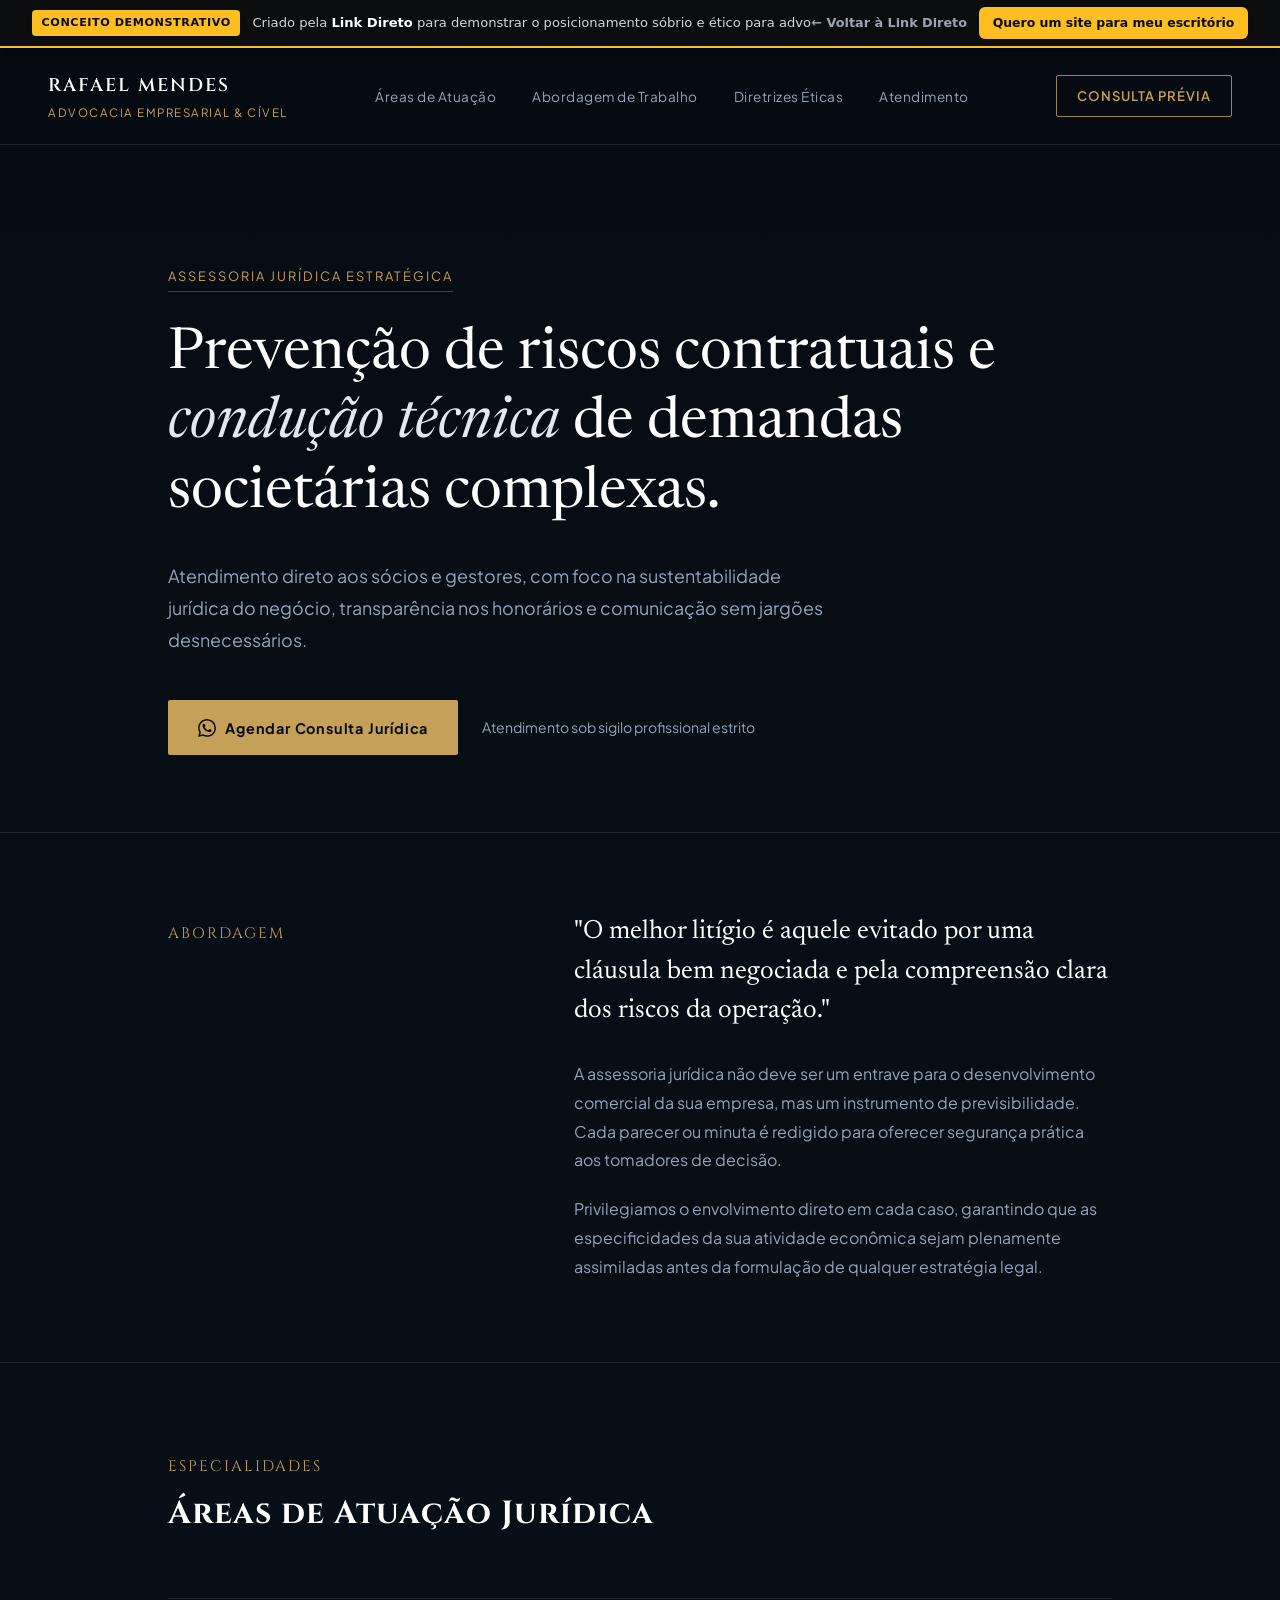
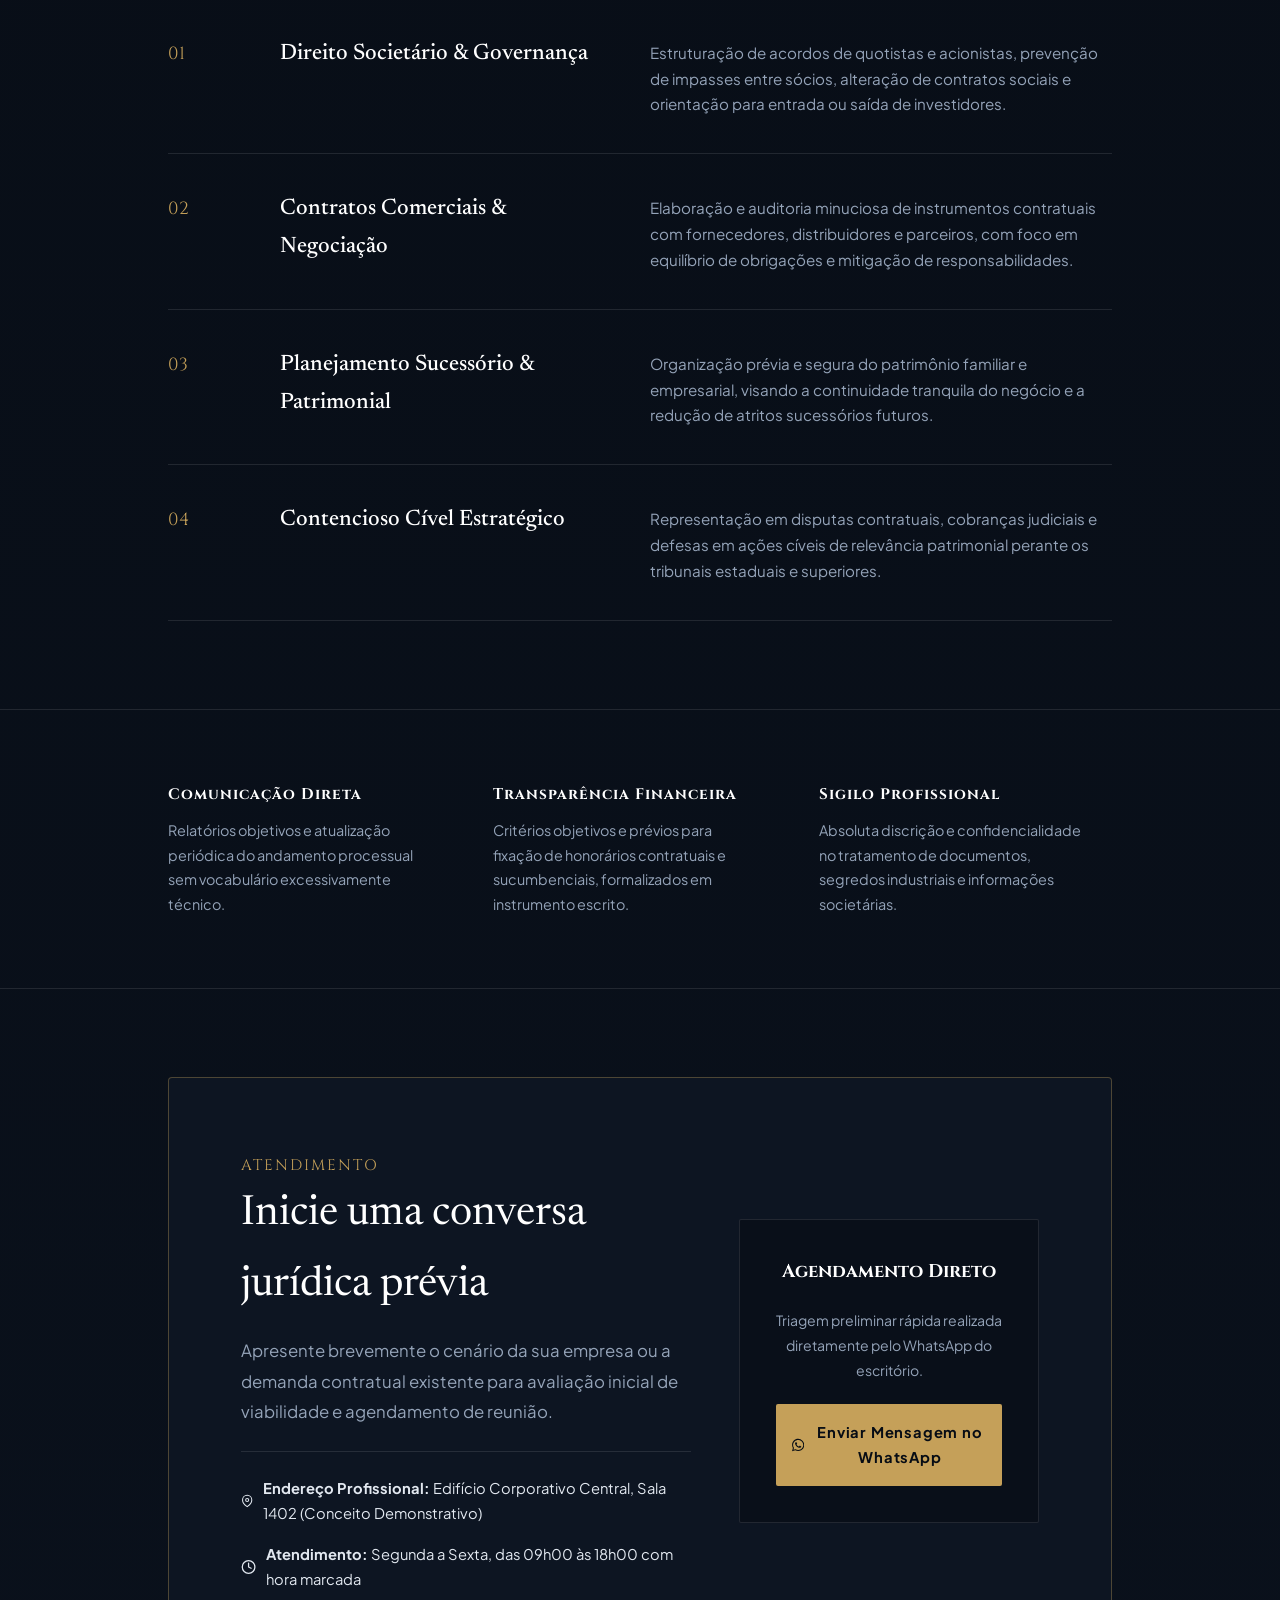
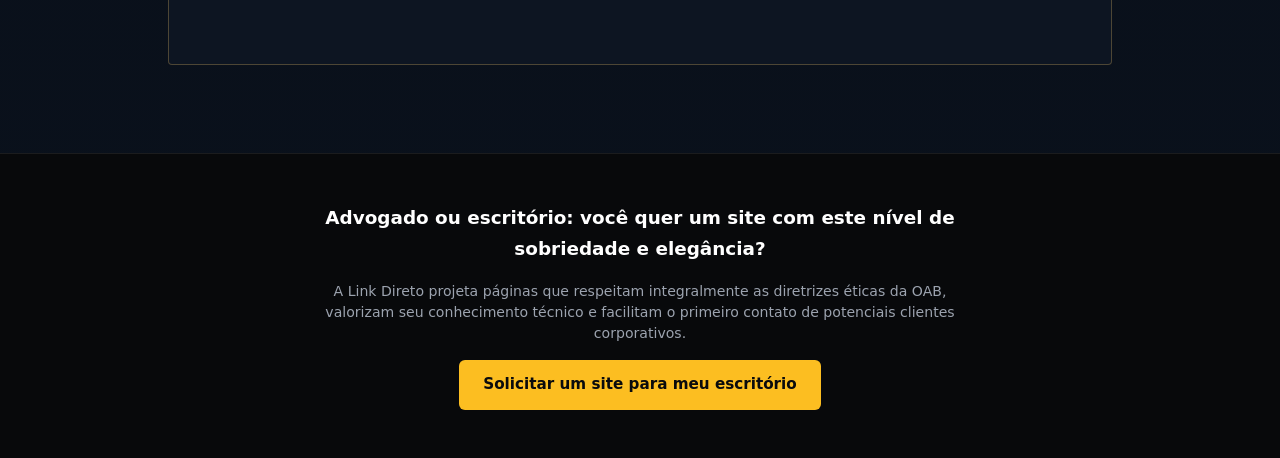
<file: projetos/dr-rafael-mendes.html>
<!DOCTYPE html>
<html lang="pt-BR">
<head>
  <meta charset="UTF-8">
  <meta name="viewport" content="width=device-width, initial-scale=1.0">
  <title>Rafael Mendes — Advocacia Empresarial & Cível | Projeto Demonstrativo Link Direto</title>
  <meta name="description" content="Conceito demonstrativo para escritórios de advocacia criado pela Link Direto. Posicionamento sóbrio, áreas de atuação e agendamento de consulta jurídica.">
  <link rel="icon" type="image/svg+xml" href="../favicon.svg">
  <link rel="preconnect" href="https://fonts.googleapis.com">
  <link rel="preconnect" href="https://fonts.gstatic.com" crossorigin>
  <link href="https://fonts.googleapis.com/css2?family=Cinzel:wght@500;600;700&family=Plus+Jakarta+Sans:wght@300;400;500;600;700&family=Newsreader:ital,opsz,wght@0,6..72,400;0,6..72,500;1,6..72,400&display=swap" rel="stylesheet">
  <link rel="stylesheet" href="projetos.css">
  <style>
    /* ==========================================================================
       DR. RAFAEL MENDES — ADVOCACIA SÓBRIA & EDITORIAL
       Paleta: Azul Noite Profundo (#070C14), Ardósia Nobre (#0F1726), 
       Linhas Finas de Giz (#1E293B), Ouro Velho Sutil (#C5A059), Branco Marfim (#F8FAFC).
       Zero estética de SaaS, zero gradientes berrantes.
       ========================================================================== */
    :root {
      --law-bg: #070C14;
      --law-surface: #0D1522;
      --law-border: rgba(255, 255, 255, 0.1);
      --law-border-gold: rgba(197, 160, 89, 0.35);
      --law-gold: #C5A059;
      --law-gold-muted: #9E824C;
      --law-text: #F1F5F9;
      --law-text-muted: #94A3B8;
      --font-serif: 'Newsreader', Georgia, serif;
      --font-title: 'Cinzel', serif;
      --font-sans: 'Plus Jakarta Sans', sans-serif;
    }

    * { box-sizing: border-box; margin: 0; padding: 0; }

    body {
      background-color: var(--law-bg);
      color: var(--law-text);
      font-family: var(--font-sans);
      line-height: 1.7;
      background-image: linear-gradient(to bottom, #070C14 0%, #0A111C 100%);
    }

    a { text-decoration: none; color: inherit; }

    /* Barra Superior Discreta */
    .law-nav {
      position: sticky;
      top: var(--banner-height);
      background: rgba(7, 12, 20, 0.95);
      backdrop-filter: blur(16px);
      border-bottom: 1px solid var(--law-border);
      z-index: 100;
      padding: 1.35rem clamp(1.25rem, 4vw, 3rem);
      display: flex;
      align-items: center;
      justify-content: space-between;
    }

    .law-brand-title {
      font-family: var(--font-title);
      font-size: 1.15rem;
      letter-spacing: 2px;
      color: #FFFFFF;
      font-weight: 600;
    }

    .law-brand-tag {
      font-size: 0.72rem;
      letter-spacing: 1.5px;
      text-transform: uppercase;
      color: var(--law-gold);
      display: block;
      margin-top: 0.15rem;
    }

    .law-nav-links {
      display: none;
      align-items: center;
      gap: 2.25rem;
      list-style: none;
      font-size: 0.85rem;
      letter-spacing: 0.5px;
      color: var(--law-text-muted);
    }

    .law-nav-links a:hover {
      color: #FFFFFF;
    }

    @media (min-width: 860px) {
      .law-nav-links { display: flex; }
    }

    .btn-law-consult {
      border: 1px solid var(--law-gold-muted);
      color: var(--law-gold);
      padding: 0.55rem 1.25rem;
      border-radius: 2px;
      font-size: 0.82rem;
      letter-spacing: 1px;
      text-transform: uppercase;
      font-weight: 600;
      transition: all 180ms ease;
    }

    .btn-law-consult:hover {
      background: var(--law-gold);
      color: #070C14;
    }

    /* Container Editorial */
    .law-container {
      max-width: 1040px;
      margin: 0 auto;
      padding: 0 clamp(1.5rem, 4vw, 3rem);
    }

    /* ==========================================================================
       HERO SÓBRIO & FOCO NO PROFISSIONAL
       ========================================================================== */
    .hero-law {
      padding: clamp(4.5rem, 9vw, 8rem) 0 clamp(3.5rem, 6vw, 5.5rem);
      border-bottom: 1px solid var(--law-border);
      position: relative;
    }

    .hero-law-pre {
      font-size: 0.8rem;
      letter-spacing: 2px;
      text-transform: uppercase;
      color: var(--law-gold);
      margin-bottom: 1.75rem;
      display: inline-block;
      border-bottom: 1px solid var(--law-border-gold);
      padding-bottom: 0.25rem;
    }

    .hero-law h1 {
      font-family: var(--font-serif);
      font-size: clamp(2.3rem, 4.5vw, 3.8rem);
      font-weight: 400;
      line-height: 1.2;
      color: #FFFFFF;
      margin-bottom: 2rem;
      max-width: 860px;
    }

    .hero-law h1 span {
      font-style: italic;
      color: #E2E8F0;
    }

    .hero-law-lead {
      font-size: 1.12rem;
      color: var(--law-text-muted);
      line-height: 1.8;
      max-width: 660px;
      margin-bottom: 2.75rem;
    }

    .hero-law-actions {
      display: flex;
      flex-wrap: wrap;
      align-items: center;
      gap: 1.5rem;
    }

    .btn-law-primary {
      background: var(--law-gold);
      color: #070C14;
      padding: 0.95rem 1.85rem;
      border-radius: 2px;
      font-weight: 700;
      font-size: 0.9rem;
      letter-spacing: 0.8px;
      display: inline-flex;
      align-items: center;
      gap: 0.6rem;
      transition: background 160ms, transform 160ms;
    }

    .btn-law-primary:hover {
      background: #D8B46E;
      transform: translateY(-1px);
    }

    .law-contact-prompt {
      font-size: 0.88rem;
      color: var(--law-text-muted);
    }

    /* ==========================================================================
       SEÇÃO: FILOSOFIA DE ATUAÇÃO
       ========================================================================== */
    .about-law-section {
      padding: 5rem 0;
      border-bottom: 1px solid var(--law-border);
    }

    .about-law-grid {
      display: grid;
      grid-template-columns: 1fr;
      gap: 3rem;
    }

    @media (min-width: 820px) {
      .about-law-grid {
        grid-template-columns: 0.8fr 1.2fr;
        align-items: baseline;
      }
    }

    .section-eyebrow {
      font-family: var(--font-title);
      font-size: 0.95rem;
      color: var(--law-gold);
      letter-spacing: 2px;
      text-transform: uppercase;
    }

    .about-law-statement {
      font-family: var(--font-serif);
      font-size: 1.65rem;
      line-height: 1.5;
      color: #FFFFFF;
      margin-bottom: 1.75rem;
    }

    .about-law-text {
      color: var(--law-text-muted);
      font-size: 1rem;
      line-height: 1.8;
      display: flex;
      flex-direction: column;
      gap: 1.25rem;
    }

    /* ==========================================================================
       SEÇÃO: ÁREAS DE ATUAÇÃO (LAYOUT EDITORIAL DE LINHAS FINAS)
       ========================================================================== */
    .areas-editorial-section {
      padding: 5.5rem 0;
      border-bottom: 1px solid var(--law-border);
    }

    .areas-header {
      margin-bottom: 3.5rem;
    }

    .areas-header h2 {
      font-family: var(--font-title);
      font-size: 2rem;
      color: #FFFFFF;
      letter-spacing: 1px;
      margin-top: 0.5rem;
    }

    .areas-list-editorial {
      display: flex;
      flex-direction: column;
    }

    .area-row {
      display: grid;
      grid-template-columns: 1fr;
      padding: 2.25rem 0;
      border-top: 1px solid var(--law-border);
      gap: 1.25rem;
      transition: background-color 150ms ease;
    }

    @media (min-width: 768px) {
      .area-row {
        grid-template-columns: 80px 1.1fr 1.5fr;
        align-items: baseline;
        gap: 2rem;
      }
    }

    .area-row:last-child {
      border-bottom: 1px solid var(--law-border);
    }

    .area-idx {
      font-family: var(--font-title);
      font-size: 1.1rem;
      color: var(--law-gold);
      letter-spacing: 1px;
    }

    .area-title-col h3 {
      font-family: var(--font-serif);
      font-size: 1.4rem;
      color: #FFFFFF;
      font-weight: 500;
    }

    .area-desc-col p {
      font-size: 0.95rem;
      color: var(--law-text-muted);
      line-height: 1.7;
    }

    /* ==========================================================================
       SEÇÃO: DIRETRIZES ÉTICAS & CONDUTA
       ========================================================================== */
    .ethics-section {
      padding: 4.5rem 0;
      border-bottom: 1px solid var(--law-border);
    }

    .ethics-grid {
      display: grid;
      grid-template-columns: 1fr;
      gap: 2rem;
    }

    @media (min-width: 768px) {
      .ethics-grid {
        grid-template-columns: repeat(3, 1fr);
      }
    }

    .ethics-item {
      padding-right: 1.5rem;
    }

    .ethics-item h4 {
      font-family: var(--font-title);
      font-size: 0.95rem;
      color: #FFFFFF;
      letter-spacing: 1px;
      margin-bottom: 0.65rem;
    }

    .ethics-item p {
      font-size: 0.9rem;
      color: var(--law-text-muted);
      line-height: 1.7;
    }

    /* ==========================================================================
       SEÇÃO: CONTATO & AGENDAMENTO DE CONSULTA
       ========================================================================== */
    .contact-law-section {
      padding: 5.5rem 0;
    }

    .contact-law-panel {
      background: var(--law-surface);
      border: 1px solid var(--law-border-gold);
      border-radius: 4px;
      padding: clamp(2.5rem, 6vw, 4.5rem);
      display: grid;
      grid-template-columns: 1fr;
      gap: 3rem;
    }

    @media (min-width: 860px) {
      .contact-law-panel {
        grid-template-columns: 1.2fr 0.8fr;
        align-items: center;
      }
    }

    .contact-law-panel h2 {
      font-family: var(--font-serif);
      font-size: clamp(2rem, 3.5vw, 2.6rem);
      color: #FFFFFF;
      font-weight: 400;
      margin-bottom: 1rem;
    }

    .contact-law-panel p {
      color: var(--law-text-muted);
      font-size: 1.05rem;
      line-height: 1.8;
      margin-bottom: 1.5rem;
    }

    .contact-details-list {
      display: flex;
      flex-direction: column;
      gap: 1rem;
      font-size: 0.92rem;
      color: #E2E8F0;
      border-top: 1px solid var(--law-border);
      padding-top: 1.5rem;
    }

    .contact-action-box {
      display: flex;
      flex-direction: column;
      gap: 1.25rem;
      text-align: center;
      background: rgba(7, 12, 20, 0.6);
      padding: 2.25rem;
      border: 1px solid var(--law-border);
      border-radius: 2px;
    }
  </style>
</head>
<body>

  <!-- Top Banner de Transparência Link Direto -->
  <aside class="demo-top-banner" aria-label="Aviso de Projeto Demonstrativo">
    <div class="demo-banner-content">
      <span class="demo-pill">Conceito Demonstrativo</span>
      <span class="demo-banner-text">
        Criado pela <strong>Link Direto</strong> para demonstrar o posicionamento sóbrio e ético para advogados e escritórios.
      </span>
    </div>
    <div class="demo-banner-actions">
      <a href="../index.html#projetos" class="btn-banner-back">← Voltar à Link Direto</a>
      <a href="../index.html#contato" class="btn-banner-cta">Quero um site para meu escritório</a>
    </div>
  </aside>

  <div class="demo-page-wrapper">
    <!-- Navegação Sóbria -->
    <header class="law-nav">
      <div>
        <div class="law-brand-title">RAFAEL MENDES</div>
        <span class="law-brand-tag">Advocacia Empresarial & Cível</span>
      </div>

      <ul class="law-nav-links">
        <li><a href="#atuacao">Áreas de Atuação</a></li>
        <li><a href="#abordagem">Abordagem de Trabalho</a></li>
        <li><a href="#diretrizes">Diretrizes Éticas</a></li>
        <li><a href="#contato">Atendimento</a></li>
      </ul>

      <a href="https://wa.me/?text=Ol%C3%A1%20Dr.%20Rafael,%20gostaria%20de%20solicitar%20uma%20consulta%20jur%C3%ADdica%20pr%C3%A9via." target="_blank" rel="noopener" class="btn-law-consult">
        Consulta Prévia
      </a>
    </header>

    <main>
      <!-- HERO EDITORIAL -->
      <section class="hero-law">
        <div class="law-container">
          <span class="hero-law-pre">Assessoria Jurídica Estratégica</span>
          <h1>
            Prevenção de riscos contratuais e <span>condução técnica</span> de demandas societárias complexas.
          </h1>
          <p class="hero-law-lead">
            Atendimento direto aos sócios e gestores, com foco na sustentabilidade jurídica do negócio, transparência nos honorários e comunicação sem jargões desnecessários.
          </p>
          <div class="hero-law-actions">
            <a href="https://wa.me/?text=Ol%C3%A1%20Dr.%20Rafael,%20gostaria%20de%20agendar%20uma%20consulta%20jur%C3%ADdica." target="_blank" rel="noopener" class="btn-law-primary">
              <svg width="18" height="18" viewBox="0 0 24 24" fill="currentColor" aria-hidden="true"><path d="M17.472 14.382c-.297-.149-1.758-.867-2.03-.967-.273-.099-.471-.148-.67.15-.197.297-.767.966-.94 1.164-.173.199-.347.223-.644.075-.297-.15-1.255-.463-2.39-1.475-.883-.788-1.48-1.761-1.653-2.059-.173-.297-.018-.458.13-.606.134-.133.298-.347.446-.52.149-.174.198-.298.298-.497.099-.198.05-.371-.025-.52-.075-.149-.669-1.612-.916-2.207-.242-.579-.487-.5-.669-.51-.173-.008-.371-.01-.57-.01-.198 0-.52.074-.792.372-.272.297-1.04 1.016-1.04 2.479 0 1.462 1.065 2.875 1.213 3.074.149.198 2.096 3.2 5.077 4.487.709.306 1.262.489 1.694.625.712.227 1.36.195 1.871.118.571-.085 1.758-.719 2.006-1.413.248-.694.248-1.289.173-1.413-.074-.124-.272-.198-.57-.347m-5.421 7.403h-.004a9.87 9.87 0 01-5.031-1.378l-.361-.214-3.741.982.998-3.648-.235-.374a9.86 9.86 0 01-1.51-5.26c.001-5.45 4.436-9.884 9.888-9.884 2.64 0 5.122 1.03 6.988 2.898a9.825 9.825 0 012.893 6.994c-.003 5.45-4.437 9.884-9.885 9.884m8.413-18.297A11.815 11.815 0 0012.05 0C5.495 0 .16 5.335.157 11.892c0 2.096.547 4.142 1.588 5.945L.057 24l6.305-1.654a11.882 11.882 0 005.683 1.448h.005c6.554 0 11.89-5.335 11.893-11.893a11.821 11.821 0 00-3.48-8.413Z"/></svg>
              <span>Agendar Consulta Jurídica</span>
            </a>
            <span class="law-contact-prompt">Atendimento sob sigilo profissional estrito</span>
          </div>
        </div>
      </section>

      <!-- FILOSOFIA & ABORDAGEM -->
      <section id="abordagem" class="about-law-section">
        <div class="law-container">
          <div class="about-law-grid">
            <div>
              <span class="section-eyebrow">Abordagem</span>
            </div>
            <div>
              <p class="about-law-statement">
                "O melhor litígio é aquele evitado por uma cláusula bem negociada e pela compreensão clara dos riscos da operação."
              </p>
              <div class="about-law-text">
                <p>
                  A assessoria jurídica não deve ser um entrave para o desenvolvimento comercial da sua empresa, mas um instrumento de previsibilidade. Cada parecer ou minuta é redigido para oferecer segurança prática aos tomadores de decisão.
                </p>
                <p>
                  Privilegiamos o envolvimento direto em cada caso, garantindo que as especificidades da sua atividade econômica sejam plenamente assimiladas antes da formulação de qualquer estratégia legal.
                </p>
              </div>
            </div>
          </div>
        </div>
      </section>

      <!-- ÁREAS DE ATUAÇÃO (LAYOUT EDITORIAL) -->
      <section id="atuacao" class="areas-editorial-section">
        <div class="law-container">
          <div class="areas-header">
            <span class="section-eyebrow">Especialidades</span>
            <h2>Áreas de Atuação Jurídica</h2>
          </div>

          <div class="areas-list-editorial">
            <div class="area-row">
              <span class="area-idx">01</span>
              <div class="area-title-col">
                <h3>Direito Societário & Governança</h3>
              </div>
              <div class="area-desc-col">
                <p>Estruturação de acordos de quotistas e acionistas, prevenção de impasses entre sócios, alteração de contratos sociais e orientação para entrada ou saída de investidores.</p>
              </div>
            </div>

            <div class="area-row">
              <span class="area-idx">02</span>
              <div class="area-title-col">
                <h3>Contratos Comerciais & Negociação</h3>
              </div>
              <div class="area-desc-col">
                <p>Elaboração e auditoria minuciosa de instrumentos contratuais com fornecedores, distribuidores e parceiros, com foco em equilíbrio de obrigações e mitigação de responsabilidades.</p>
              </div>
            </div>

            <div class="area-row">
              <span class="area-idx">03</span>
              <div class="area-title-col">
                <h3>Planejamento Sucessório & Patrimonial</h3>
              </div>
              <div class="area-desc-col">
                <p>Organização prévia e segura do patrimônio familiar e empresarial, visando a continuidade tranquila do negócio e a redução de atritos sucessórios futuros.</p>
              </div>
            </div>

            <div class="area-row">
              <span class="area-idx">04</span>
              <div class="area-title-col">
                <h3>Contencioso Cível Estratégico</h3>
              </div>
              <div class="area-desc-col">
                <p>Representação em disputas contratuais, cobranças judiciais e defesas em ações cíveis de relevância patrimonial perante os tribunais estaduais e superiores.</p>
              </div>
            </div>
          </div>
        </div>
      </section>

      <!-- DIRETRIZES ÉTICAS -->
      <section id="diretrizes" class="ethics-section">
        <div class="law-container">
          <div class="ethics-grid">
            <div class="ethics-item">
              <h4>Comunicação Direta</h4>
              <p>Relatórios objetivos e atualização periódica do andamento processual sem vocabulário excessivamente técnico.</p>
            </div>

            <div class="ethics-item">
              <h4>Transparência Financeira</h4>
              <p>Critérios objetivos e prévios para fixação de honorários contratuais e sucumbenciais, formalizados em instrumento escrito.</p>
            </div>

            <div class="ethics-item">
              <h4>Sigilo Profissional</h4>
              <p>Absoluta discrição e confidencialidade no tratamento de documentos, segredos industriais e informações societárias.</p>
            </div>
          </div>
        </div>
      </section>

      <!-- CONTATO & CONSULTA PRÉVIA -->
      <section id="contato" class="contact-law-section">
        <div class="law-container">
          <div class="contact-law-panel">
            <div>
              <span class="section-eyebrow">Atendimento</span>
              <h2>Inicie uma conversa jurídica prévia</h2>
              <p>
                Apresente brevemente o cenário da sua empresa ou a demanda contratual existente para avaliação inicial de viabilidade e agendamento de reunião.
              </p>

              <div class="contact-details-list">
                <div style="display: flex; align-items: center; gap: 0.6rem;">
                  <svg width="18" height="18" viewBox="0 0 24 24" fill="none" stroke="currentColor" stroke-width="2" stroke-linecap="round" stroke-linejoin="round" aria-hidden="true"><path d="M21 10c0 7-9 13-9 13s-9-6-9-13a9 9 0 0 1 18 0z"></path><circle cx="12" cy="10" r="3"></circle></svg>
                  <span><strong>Endereço Profissional:</strong> Edifício Corporativo Central, Sala 1402 (Conceito Demonstrativo)</span>
                </div>
                <div style="display: flex; align-items: center; gap: 0.6rem;">
                  <svg width="18" height="18" viewBox="0 0 24 24" fill="none" stroke="currentColor" stroke-width="2" stroke-linecap="round" stroke-linejoin="round" aria-hidden="true"><circle cx="12" cy="12" r="10"></circle><polyline points="12 6 12 12 16 14"></polyline></svg>
                  <span><strong>Atendimento:</strong> Segunda a Sexta, das 09h00 às 18h00 com hora marcada</span>
                </div>
              </div>
            </div>

            <div class="contact-action-box">
              <h3 style="font-family: var(--font-title); font-size: 1.15rem; color: #FFFFFF;">Agendamento Direto</h3>
              <p style="font-size: 0.88rem; margin: 0; color: var(--law-text-muted);">
                Triagem preliminar rápida realizada diretamente pelo WhatsApp do escritório.
              </p>
              <a href="https://wa.me/?text=Ol%C3%A1%20Dr.%20Rafael,%20gostaria%20de%20apresentar%20uma%20consulta%20jur%C3%ADdica%20para%20minha%20empresa." target="_blank" rel="noopener" class="btn-law-primary" style="justify-content: center; font-size: 0.92rem; padding: 1rem;">
                <svg width="18" height="18" viewBox="0 0 24 24" fill="currentColor" aria-hidden="true"><path d="M17.472 14.382c-.297-.149-1.758-.867-2.03-.967-.273-.099-.471-.148-.67.15-.197.297-.767.966-.94 1.164-.173.199-.347.223-.644.075-.297-.15-1.255-.463-2.39-1.475-.883-.788-1.48-1.761-1.653-2.059-.173-.297-.018-.458.13-.606.134-.133.298-.347.446-.52.149-.174.198-.298.298-.497.099-.198.05-.371-.025-.52-.075-.149-.669-1.612-.916-2.207-.242-.579-.487-.5-.669-.51-.173-.008-.371-.01-.57-.01-.198 0-.52.074-.792.372-.272.297-1.04 1.016-1.04 2.479 0 1.462 1.065 2.875 1.213 3.074.149.198 2.096 3.2 5.077 4.487.709.306 1.262.489 1.694.625.712.227 1.36.195 1.871.118.571-.085 1.758-.719 2.006-1.413.248-.694.248-1.289.173-1.413-.074-.124-.272-.198-.57-.347m-5.421 7.403h-.004a9.87 9.87 0 01-5.031-1.378l-.361-.214-3.741.982.998-3.648-.235-.374a9.86 9.86 0 01-1.51-5.26c.001-5.45 4.436-9.884 9.888-9.884 2.64 0 5.122 1.03 6.988 2.898a9.825 9.825 0 012.893 6.994c-.003 5.45-4.437 9.884-9.885 9.884m8.413-18.297A11.815 11.815 0 0012.05 0C5.495 0 .16 5.335.157 11.892c0 2.096.547 4.142 1.588 5.945L.057 24l6.305-1.654a11.882 11.882 0 005.683 1.448h.005c6.554 0 11.89-5.335 11.893-11.893a11.821 11.821 0 00-3.48-8.413Z"/></svg>
                <span>Enviar Mensagem no WhatsApp</span>
              </a>
            </div>
          </div>
        </div>
      </section>
    </main>

    <!-- Footer Demonstrativo Link Direto -->
    <footer class="demo-footer">
      <div class="demo-footer-box">
        <h4>Advogado ou escritório: você quer um site com este nível de sobriedade e elegância?</h4>
        <p>A Link Direto projeta páginas que respeitam integralmente as diretrizes éticas da OAB, valorizam seu conhecimento técnico e facilitam o primeiro contato de potenciais clientes corporativos.</p>
        <a href="../index.html#contato" class="btn-banner-cta" style="padding: 0.75rem 1.5rem; font-size: 0.95rem;">
          Solicitar um site para meu escritório
        </a>
      </div>
    </footer>
  </div>

</body>
</html>
</file>
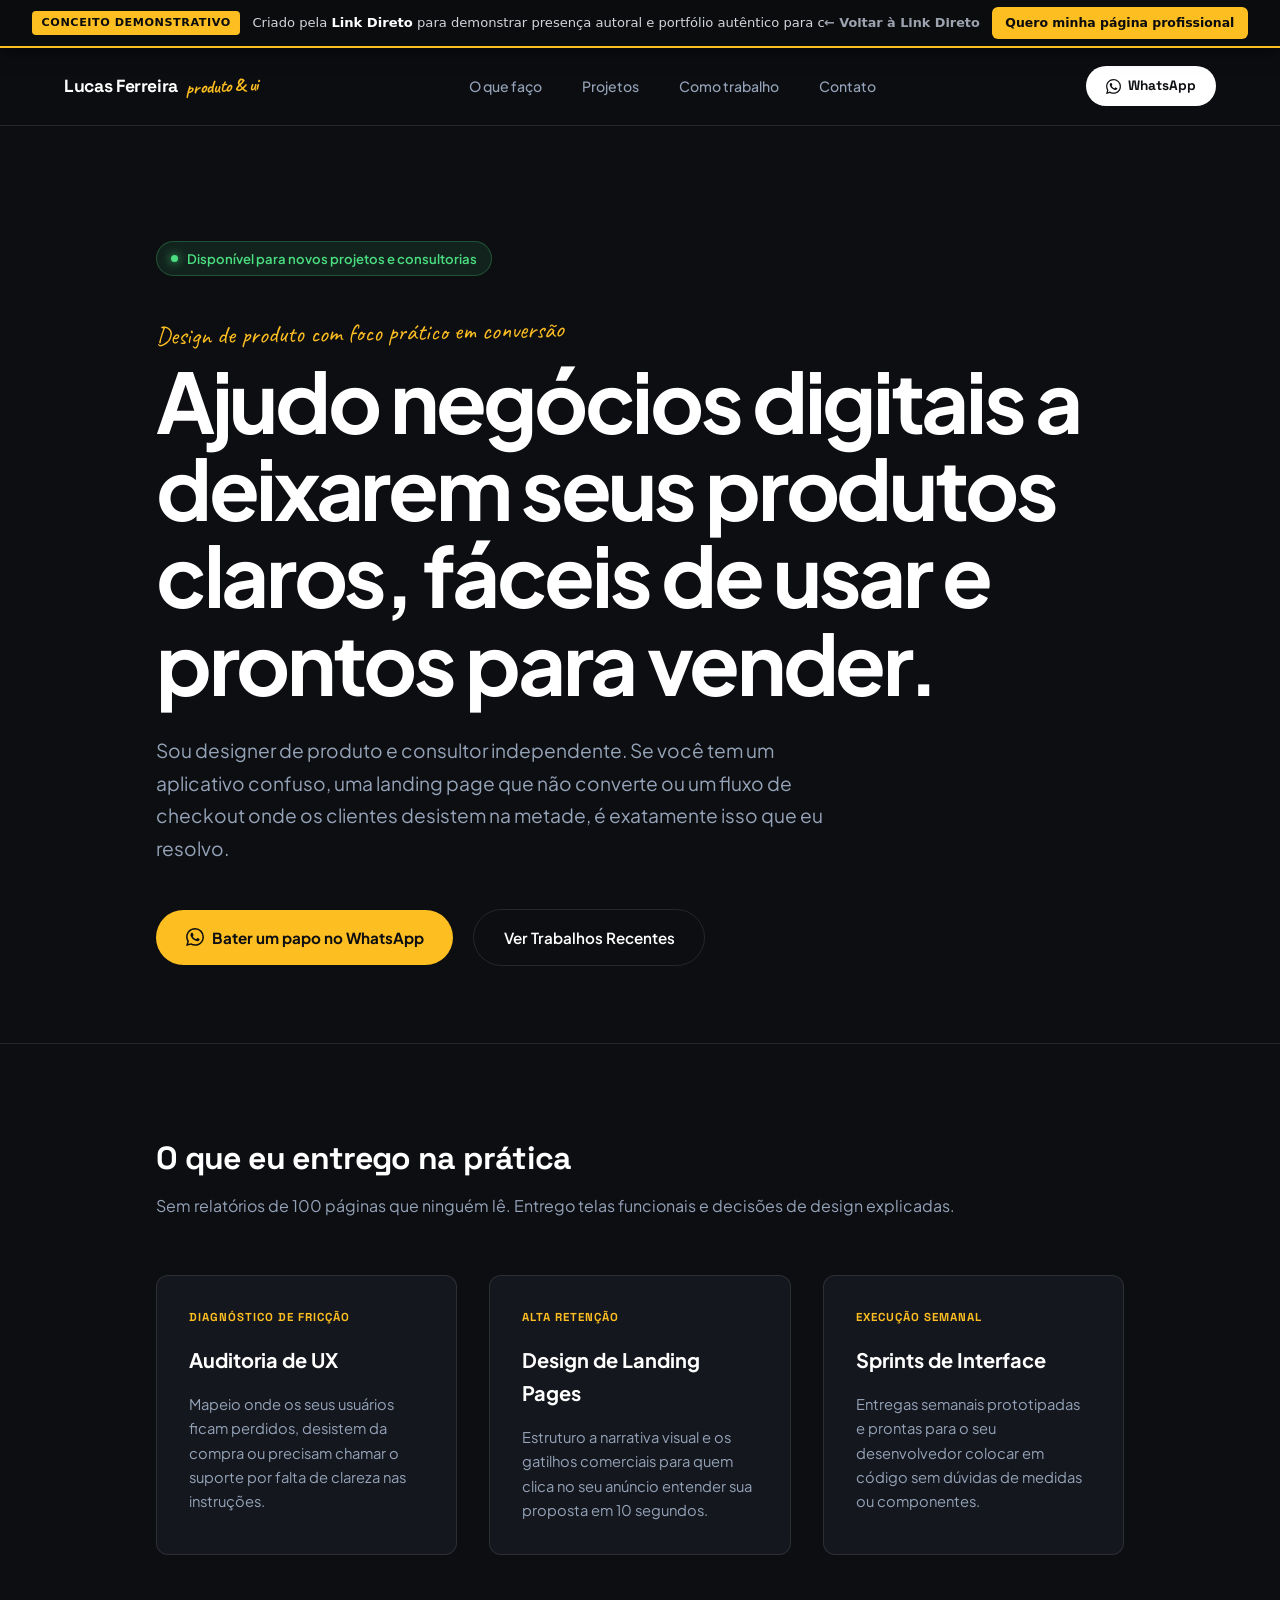
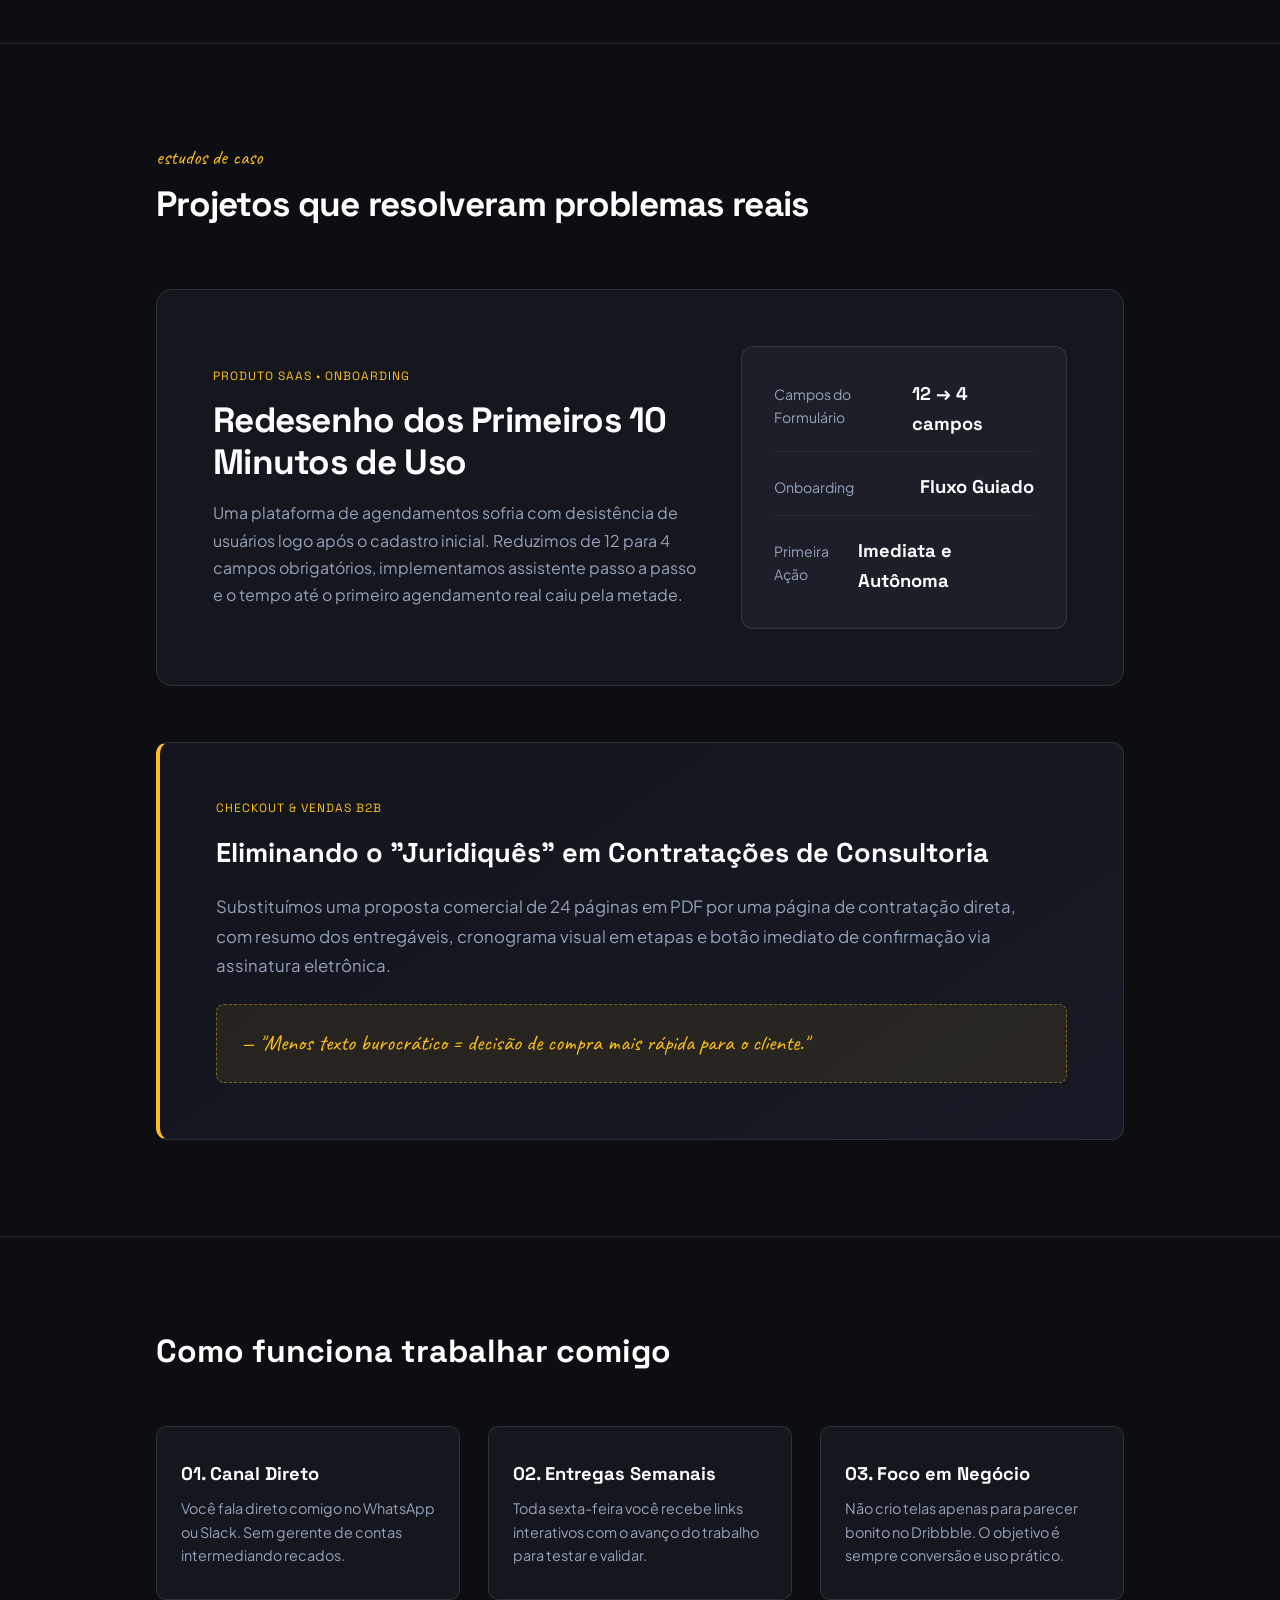
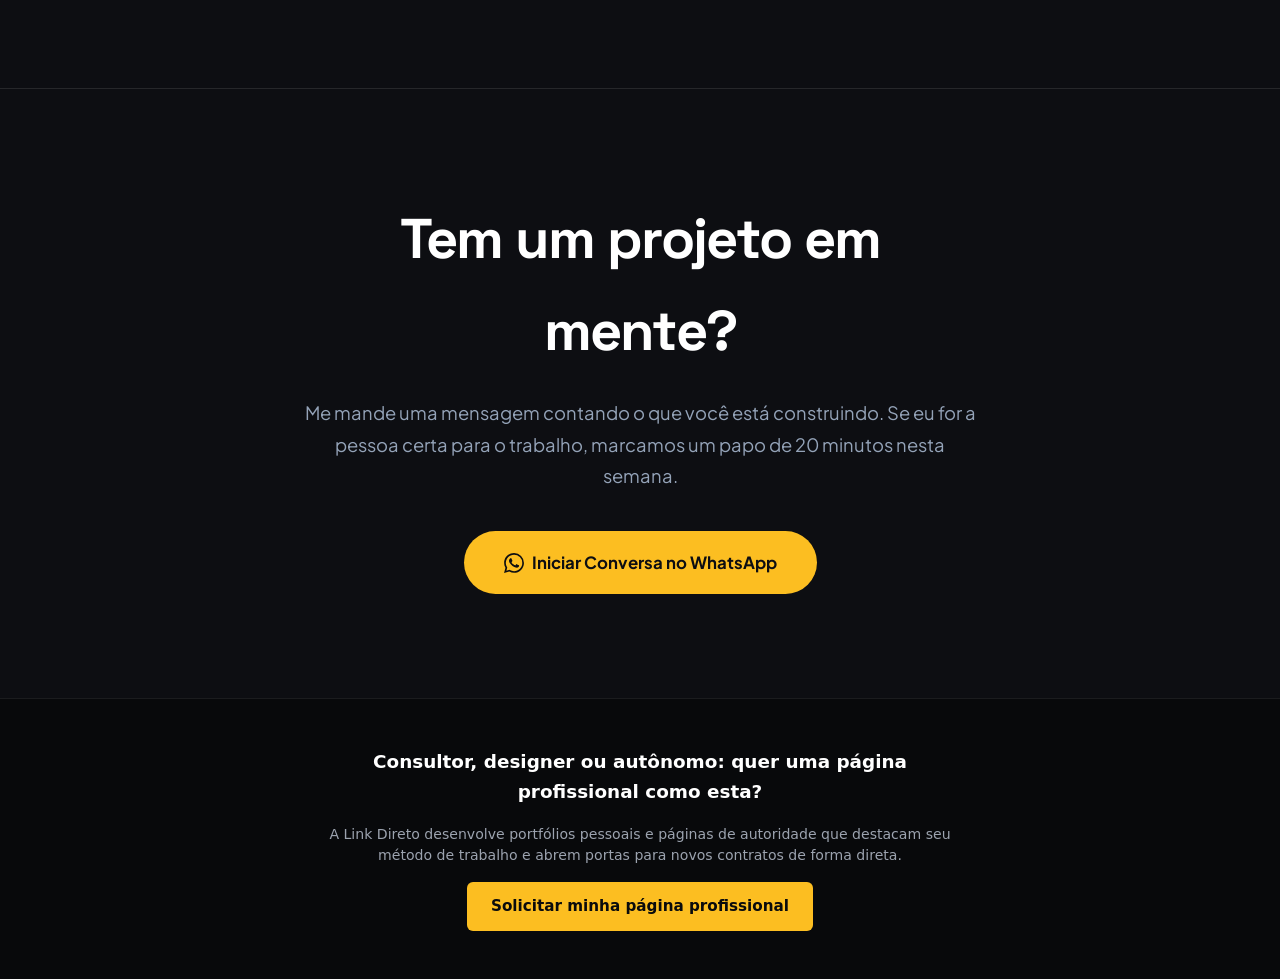
<file: projetos/lucas-ferreira.html>
<!DOCTYPE html>
<html lang="pt-BR">
<head>
  <meta charset="UTF-8">
  <meta name="viewport" content="width=device-width, initial-scale=1.0">
  <title>Lucas Ferreira — Estratégia de Produto & Design de Interface | Projeto Demonstrativo Link Direto</title>
  <meta name="description" content="Conceito demonstrativo para portfólio pessoal e consultores independentes criado pela Link Direto. Layout autoral, trabalhos selecionados e contato direto.">
  <link rel="icon" type="image/svg+xml" href="../favicon.svg">
  <link rel="preconnect" href="https://fonts.googleapis.com">
  <link rel="preconnect" href="https://fonts.gstatic.com" crossorigin>
  <link href="https://fonts.googleapis.com/css2?family=Plus+Jakarta+Sans:wght@400;500;600;700&family=Space+Grotesk:wght@500;600;700&family=Caveat:wght@600&display=swap" rel="stylesheet">
  <link rel="stylesheet" href="projetos.css">
  <style>
    /* ==========================================================================
       LUCAS FERREIRA — PORTFÓLIO PESSOAL, CRIATIVO & EXPERIMENTAL
       Paleta: Grafite Tátil (#101114), Areia (#F4F1EA), Amarelo Neon (#FCBE21),
       Verde Sinal (#4ADE80). Tipografia marcante e assimetria humana.
       ========================================================================== */
    :root {
      --p-bg: #0D0E12;
      --p-surface: #15171E;
      --p-card: #1C1F28;
      --p-border: rgba(255, 255, 255, 0.1);
      --p-accent: #FCBE21;
      --p-hand: 'Caveat', cursive;
      --p-mono: 'Space Grotesk', sans-serif;
      --p-body: 'Plus Jakarta Sans', sans-serif;
      --p-text: #F1F5F9;
      --p-muted: #94A3B8;
    }

    * { box-sizing: border-box; margin: 0; padding: 0; }

    body {
      background-color: var(--p-bg);
      color: var(--p-text);
      font-family: var(--p-body);
      line-height: 1.65;
    }

    a { text-decoration: none; color: inherit; }

    /* Barra Superior Pessoal */
    .personal-nav {
      position: sticky;
      top: var(--banner-height);
      background: rgba(13, 14, 18, 0.95);
      backdrop-filter: blur(16px);
      border-bottom: 1px solid var(--p-border);
      z-index: 100;
      padding: 1.15rem clamp(1.25rem, 5vw, 4rem);
      display: flex;
      align-items: center;
      justify-content: space-between;
    }

    .personal-signature {
      font-family: var(--p-mono);
      font-weight: 700;
      font-size: 1.1rem;
      letter-spacing: -0.02em;
      color: #FFFFFF;
      display: flex;
      align-items: center;
      gap: 0.5rem;
    }

    .signature-badge {
      font-family: var(--p-hand);
      font-size: 1.15rem;
      color: var(--p-accent);
      transform: rotate(-3deg);
    }

    .personal-nav-links {
      display: none;
      align-items: center;
      gap: 2.5rem;
      list-style: none;
      font-size: 0.88rem;
      font-weight: 500;
      color: var(--p-muted);
    }

    .personal-nav-links a:hover {
      color: #FFFFFF;
    }

    @media (min-width: 820px) {
      .personal-nav-links { display: flex; }
    }

    .btn-say-hi {
      background: #FFFFFF;
      color: #0D0E12;
      font-family: var(--p-mono);
      font-weight: 700;
      font-size: 0.85rem;
      padding: 0.55rem 1.25rem;
      border-radius: 999px;
      display: inline-flex;
      align-items: center;
      gap: 0.45rem;
      transition: all 180ms ease;
    }

    .btn-say-hi:hover {
      background: var(--p-accent);
      transform: scale(1.03);
    }

    .personal-container {
      max-width: 1080px;
      margin: 0 auto;
      padding: 0 clamp(1.25rem, 5vw, 3.5rem);
    }

    /* ==========================================================================
       HERO AUTORAL & PESSOAL
       ========================================================================== */
    .hero-personal {
      padding: clamp(4.5rem, 9vw, 8rem) 0 clamp(3.5rem, 6vw, 5.5rem);
      border-bottom: 1px solid var(--p-border);
      position: relative;
    }

    .status-live-tag {
      display: inline-flex;
      align-items: center;
      gap: 0.6rem;
      font-size: 0.82rem;
      font-weight: 600;
      color: #4ADE80;
      background: rgba(74, 222, 128, 0.1);
      border: 1px solid rgba(74, 222, 128, 0.25);
      padding: 0.35rem 0.85rem;
      border-radius: 999px;
      margin-bottom: 2rem;
    }

    .status-live-dot {
      width: 7px;
      height: 7px;
      background: #4ADE80;
      border-radius: 50%;
      box-shadow: 0 0 10px #4ADE80;
    }

    .hero-personal h1 {
      font-family: var(--font-mono);
      font-size: clamp(2.8rem, 6.5vw, 5.2rem);
      font-weight: 700;
      line-height: 1.05;
      letter-spacing: -0.04em;
      color: #FFFFFF;
      margin-bottom: 1.75rem;
    }

    .hero-handwritten-note {
      font-family: var(--p-hand);
      font-size: 1.55rem;
      color: var(--p-accent);
      display: block;
      margin-bottom: 0.5rem;
      transform: rotate(-1deg);
    }

    .hero-personal-bio {
      font-size: 1.2rem;
      color: var(--p-muted);
      line-height: 1.7;
      max-width: 680px;
      margin-bottom: 2.75rem;
    }

    .hero-personal-actions {
      display: flex;
      flex-wrap: wrap;
      align-items: center;
      gap: 1.25rem;
    }

    .btn-personal-primary {
      background: var(--p-accent);
      color: #0D0E12;
      font-weight: 700;
      font-size: 0.95rem;
      padding: 0.95rem 1.85rem;
      border-radius: 999px;
      display: inline-flex;
      align-items: center;
      gap: 0.5rem;
      transition: all 180ms ease;
    }

    .btn-personal-primary:hover {
      background: #FFFFFF;
      transform: translateY(-2px);
    }

    .btn-personal-ghost {
      border: 1px solid var(--p-border);
      color: #FFFFFF;
      font-weight: 600;
      font-size: 0.95rem;
      padding: 0.95rem 1.85rem;
      border-radius: 999px;
      transition: all 180ms ease;
    }

    .btn-personal-ghost:hover {
      border-color: #FFFFFF;
    }

    /* ==========================================================================
       SEÇÃO: O QUE EU FAÇO NA PRÁTICA
       ========================================================================== */
    .skills-practical-section {
      padding: 5.5rem 0;
      border-bottom: 1px solid var(--p-border);
    }

    .skills-header-personal {
      display: flex;
      flex-direction: column;
      gap: 0.5rem;
      margin-bottom: 3.5rem;
    }

    .skills-header-personal h2 {
      font-family: var(--p-mono);
      font-size: 2rem;
      letter-spacing: -0.02em;
      color: #FFFFFF;
    }

    .practical-grid {
      display: grid;
      grid-template-columns: 1fr;
      gap: 2rem;
    }

    @media (min-width: 768px) {
      .practical-grid {
        grid-template-columns: repeat(3, 1fr);
      }
    }

    .practical-card {
      background: var(--p-surface);
      border: 1px solid var(--p-border);
      border-radius: 12px;
      padding: 2rem;
      display: flex;
      flex-direction: column;
      gap: 1rem;
      position: relative;
    }

    .practical-tag {
      font-family: var(--p-mono);
      font-size: 0.72rem;
      font-weight: 700;
      text-transform: uppercase;
      letter-spacing: 1px;
      color: var(--p-accent);
    }

    .practical-card h3 {
      font-size: 1.25rem;
      color: #FFFFFF;
    }

    .practical-card p {
      font-size: 0.92rem;
      color: var(--p-muted);
      line-height: 1.65;
    }

    /* ==========================================================================
       SEÇÃO: TRABALHOS SELECIONADOS (FORMATOS DIFERENTES & ASSIMÉTRICOS)
       ========================================================================== */
    .cases-unique-section {
      padding: 6rem 0;
      border-bottom: 1px solid var(--p-border);
    }

    .cases-flow {
      display: flex;
      flex-direction: column;
      gap: 3.5rem;
    }

    /* CASO 1: Layout Horizontal com Destaque de Métricas */
    .case-wide-box {
      background: var(--p-surface);
      border: 1px solid var(--p-border);
      border-radius: 16px;
      padding: clamp(2rem, 5vw, 3.5rem);
      display: grid;
      grid-template-columns: 1fr;
      gap: 2.5rem;
      align-items: center;
    }

    @media (min-width: 860px) {
      .case-wide-box {
        grid-template-columns: 1.2fr 0.8fr;
      }
    }

    .case-category-pill {
      font-family: var(--p-mono);
      font-size: 0.75rem;
      color: var(--p-accent);
      text-transform: uppercase;
      letter-spacing: 1px;
      margin-bottom: 0.75rem;
      display: block;
    }

    .case-wide-box h3 {
      font-family: var(--p-mono);
      font-size: clamp(1.6rem, 3vw, 2.2rem);
      color: #FFFFFF;
      letter-spacing: -0.02em;
      margin-bottom: 1rem;
      line-height: 1.2;
    }

    .case-wide-box p {
      font-size: 1rem;
      color: var(--p-muted);
      line-height: 1.7;
    }

    .case-metrics-card {
      background: var(--p-card);
      border: 1px solid var(--p-border);
      border-radius: 12px;
      padding: 2rem;
      display: flex;
      flex-direction: column;
      gap: 1.25rem;
    }

    .metric-row-personal {
      display: flex;
      justify-content: space-between;
      align-items: baseline;
      border-bottom: 1px solid rgba(255, 255, 255, 0.06);
      padding-bottom: 0.75rem;
    }

    .metric-row-personal:last-child {
      border-bottom: none;
      padding-bottom: 0;
    }

    .metric-row-personal span {
      font-size: 0.88rem;
      color: var(--p-muted);
    }

    .metric-row-personal strong {
      font-family: var(--p-mono);
      font-size: 1.15rem;
      color: #FFFFFF;
    }

    /* CASO 2: Layout Baseado em Texto & Anotações de Decisão */
    .case-text-editorial {
      background: linear-gradient(145deg, #13151D 0%, #171A24 100%);
      border: 1px solid var(--p-border);
      border-left: 4px solid var(--p-accent);
      border-radius: 12px;
      padding: clamp(2rem, 5vw, 3.5rem);
    }

    .case-text-editorial h3 {
      font-family: var(--p-mono);
      font-size: 1.7rem;
      color: #FFFFFF;
      margin-bottom: 1rem;
    }

    .case-text-editorial p {
      font-size: 1.05rem;
      color: var(--p-muted);
      line-height: 1.75;
      margin-bottom: 1.5rem;
      max-width: 820px;
    }

    .designer-note {
      background: rgba(252, 190, 33, 0.08);
      border: 1px dashed rgba(252, 190, 33, 0.4);
      padding: 1.25rem 1.5rem;
      border-radius: 8px;
      display: flex;
      align-items: center;
      gap: 1rem;
    }

    .note-hand {
      font-family: var(--p-hand);
      font-size: 1.4rem;
      color: var(--p-accent);
      flex: 1;
    }

    /* ==========================================================================
       SEÇÃO: COMO É TRABALHAR COMIGO (SEM BUROCRACIA)
       ========================================================================== */
    .how-we-work-section {
      padding: 5.5rem 0;
      border-bottom: 1px solid var(--p-border);
    }

    .rules-grid {
      display: grid;
      grid-template-columns: 1fr;
      gap: 1.75rem;
    }

    @media (min-width: 768px) {
      .rules-grid {
        grid-template-columns: repeat(3, 1fr);
      }
    }

    .rule-item {
      background: var(--p-surface);
      border: 1px solid var(--p-border);
      border-radius: 10px;
      padding: 2rem 1.5rem;
    }

    .rule-item h4 {
      font-family: var(--p-mono);
      font-size: 1.15rem;
      color: #FFFFFF;
      margin-bottom: 0.5rem;
    }

    .rule-item p {
      font-size: 0.9rem;
      color: var(--p-muted);
      line-height: 1.6;
    }

    /* ==========================================================================
       SEÇÃO: VAMOS CONVERSAR
       ========================================================================== */
    .cta-personal-section {
      padding: 6.5rem 0;
      text-align: center;
    }

    .cta-box-personal {
      max-width: 680px;
      margin: 0 auto;
    }

    .cta-box-personal h2 {
      font-family: var(--p-mono);
      font-size: clamp(2.3rem, 5vw, 3.5rem);
      letter-spacing: -0.03em;
      color: #FFFFFF;
      margin-bottom: 1.25rem;
    }

    .cta-box-personal p {
      font-size: 1.15rem;
      color: var(--p-muted);
      margin-bottom: 2.5rem;
      line-height: 1.7;
    }
  </style>
</head>
<body>

  <!-- Top Banner de Transparência Link Direto -->
  <aside class="demo-top-banner" aria-label="Aviso de Projeto Demonstrativo">
    <div class="demo-banner-content">
      <span class="demo-pill">Conceito Demonstrativo</span>
      <span class="demo-banner-text">
        Criado pela <strong>Link Direto</strong> para demonstrar presença autoral e portfólio autêntico para consultores e profissionais independentes.
      </span>
    </div>
    <div class="demo-banner-actions">
      <a href="../index.html#projetos" class="btn-banner-back">← Voltar à Link Direto</a>
      <a href="../index.html#contato" class="btn-banner-cta">Quero minha página profissional</a>
    </div>
  </aside>

  <div class="demo-page-wrapper">
    <!-- Navegação Pessoal -->
    <header class="personal-nav">
      <div class="personal-signature">
        Lucas Ferreira <span class="signature-badge">produto & ui</span>
      </div>

      <ul class="personal-nav-links">
        <li><a href="#pratica">O que faço</a></li>
        <li><a href="#trabalhos">Projetos</a></li>
        <li><a href="#metodo">Como trabalho</a></li>
        <li><a href="#contato">Contato</a></li>
      </ul>

      <a href="https://wa.me/?text=Ol%C3%A1%20Lucas!%20Visitei%20sua%20p%C3%A1gina%20e%20gostaria%20de%20conversar%20sobre%20um%20projeto." target="_blank" rel="noopener" class="btn-say-hi">
        <svg width="15" height="15" viewBox="0 0 24 24" fill="currentColor" aria-hidden="true"><path d="M17.472 14.382c-.297-.149-1.758-.867-2.03-.967-.273-.099-.471-.148-.67.15-.197.297-.767.966-.94 1.164-.173.199-.347.223-.644.075-.297-.15-1.255-.463-2.39-1.475-.883-.788-1.48-1.761-1.653-2.059-.173-.297-.018-.458.13-.606.134-.133.298-.347.446-.52.149-.174.198-.298.298-.497.099-.198.05-.371-.025-.52-.075-.149-.669-1.612-.916-2.207-.242-.579-.487-.5-.669-.51-.173-.008-.371-.01-.57-.01-.198 0-.52.074-.792.372-.272.297-1.04 1.016-1.04 2.479 0 1.462 1.065 2.875 1.213 3.074.149.198 2.096 3.2 5.077 4.487.709.306 1.262.489 1.694.625.712.227 1.36.195 1.871.118.571-.085 1.758-.719 2.006-1.413.248-.694.248-1.289.173-1.413-.074-.124-.272-.198-.57-.347m-5.421 7.403h-.004a9.87 9.87 0 01-5.031-1.378l-.361-.214-3.741.982.998-3.648-.235-.374a9.86 9.86 0 01-1.51-5.26c.001-5.45 4.436-9.884 9.888-9.884 2.64 0 5.122 1.03 6.988 2.898a9.825 9.825 0 012.893 6.994c-.003 5.45-4.437 9.884-9.885 9.884m8.413-18.297A11.815 11.815 0 0012.05 0C5.495 0 .16 5.335.157 11.892c0 2.096.547 4.142 1.588 5.945L.057 24l6.305-1.654a11.882 11.882 0 005.683 1.448h.005c6.554 0 11.89-5.335 11.893-11.893a11.821 11.821 0 00-3.48-8.413Z"/></svg>
        <span>WhatsApp</span>
      </a>
    </header>

    <main>
      <!-- HERO PESSOAL & EXPRESSIVO -->
      <section class="hero-personal">
        <div class="personal-container">
          <div class="status-live-tag">
            <span class="status-live-dot"></span>
            Disponível para novos projetos e consultorias
          </div>

          <span class="hero-handwritten-note">Design de produto com foco prático em conversão</span>
          <h1>
            Ajudo negócios digitais a deixarem seus produtos claros, fáceis de usar e prontos para vender.
          </h1>

          <p class="hero-personal-bio">
            Sou designer de produto e consultor independente. Se você tem um aplicativo confuso, uma landing page que não converte ou um fluxo de checkout onde os clientes desistem na metade, é exatamente isso que eu resolvo.
          </p>

          <div class="hero-personal-actions">
            <a href="https://wa.me/?text=Ol%C3%A1%20Lucas!%20Gostaria%20de%20apresentar%20meu%20projeto." target="_blank" rel="noopener" class="btn-personal-primary">
              <svg width="18" height="18" viewBox="0 0 24 24" fill="currentColor" aria-hidden="true"><path d="M17.472 14.382c-.297-.149-1.758-.867-2.03-.967-.273-.099-.471-.148-.67.15-.197.297-.767.966-.94 1.164-.173.199-.347.223-.644.075-.297-.15-1.255-.463-2.39-1.475-.883-.788-1.48-1.761-1.653-2.059-.173-.297-.018-.458.13-.606.134-.133.298-.347.446-.52.149-.174.198-.298.298-.497.099-.198.05-.371-.025-.52-.075-.149-.669-1.612-.916-2.207-.242-.579-.487-.5-.669-.51-.173-.008-.371-.01-.57-.01-.198 0-.52.074-.792.372-.272.297-1.04 1.016-1.04 2.479 0 1.462 1.065 2.875 1.213 3.074.149.198 2.096 3.2 5.077 4.487.709.306 1.262.489 1.694.625.712.227 1.36.195 1.871.118.571-.085 1.758-.719 2.006-1.413.248-.694.248-1.289.173-1.413-.074-.124-.272-.198-.57-.347m-5.421 7.403h-.004a9.87 9.87 0 01-5.031-1.378l-.361-.214-3.741.982.998-3.648-.235-.374a9.86 9.86 0 01-1.51-5.26c.001-5.45 4.436-9.884 9.888-9.884 2.64 0 5.122 1.03 6.988 2.898a9.825 9.825 0 012.893 6.994c-.003 5.45-4.437 9.884-9.885 9.884m8.413-18.297A11.815 11.815 0 0012.05 0C5.495 0 .16 5.335.157 11.892c0 2.096.547 4.142 1.588 5.945L.057 24l6.305-1.654a11.882 11.882 0 005.683 1.448h.005c6.554 0 11.89-5.335 11.893-11.893a11.821 11.821 0 00-3.48-8.413Z"/></svg>
              <span>Bater um papo no WhatsApp</span>
            </a>
            <a href="#trabalhos" class="btn-personal-ghost">
              Ver Trabalhos Recentes
            </a>
          </div>
        </div>
      </section>

      <!-- O QUE FAÇO NA PRÁTICA -->
      <section id="pratica" class="skills-practical-section">
        <div class="personal-container">
          <div class="skills-header-personal">
            <h2>O que eu entrego na prática</h2>
            <p style="color: var(--p-muted);">Sem relatórios de 100 páginas que ninguém lê. Entrego telas funcionais e decisões de design explicadas.</p>
          </div>

          <div class="practical-grid">
            <div class="practical-card">
              <span class="practical-tag">Diagnóstico de Fricção</span>
              <h3>Auditoria de UX</h3>
              <p>Mapeio onde os seus usuários ficam perdidos, desistem da compra ou precisam chamar o suporte por falta de clareza nas instruções.</p>
            </div>

            <div class="practical-card">
              <span class="practical-tag">Alta Retenção</span>
              <h3>Design de Landing Pages</h3>
              <p>Estruturo a narrativa visual e os gatilhos comerciais para quem clica no seu anúncio entender sua proposta em 10 segundos.</p>
            </div>

            <div class="practical-card">
              <span class="practical-tag">Execução Semanal</span>
              <h3>Sprints de Interface</h3>
              <p>Entregas semanais prototipadas e prontas para o seu desenvolvedor colocar em código sem dúvidas de medidas ou componentes.</p>
            </div>
          </div>
        </div>
      </section>

      <!-- TRABALHOS SELECIONADOS (LAYOUTS ASSIMÉTRICOS) -->
      <section id="trabalhos" class="cases-unique-section">
        <div class="personal-container">
          <div style="margin-bottom: 3.5rem;">
            <span class="signature-badge" style="font-size: 1.3rem;">estudos de caso</span>
            <h2 style="font-family: var(--p-mono); font-size: 2.2rem; color: #FFFFFF; letter-spacing: -0.02em;">
              Projetos que resolveram problemas reais
            </h2>
          </div>

          <div class="cases-flow">
            <!-- CASO 01: Layout Horizontal com Métricas -->
            <article class="case-wide-box">
              <div>
                <span class="case-category-pill">Produto SaaS • Onboarding</span>
                <h3>Redesenho dos Primeiros 10 Minutos de Uso</h3>
                <p>
                  Uma plataforma de agendamentos sofria com desistência de usuários logo após o cadastro inicial. Reduzimos de 12 para 4 campos obrigatórios, implementamos assistente passo a passo e o tempo até o primeiro agendamento real caiu pela metade.
                </p>
              </div>

              <div class="case-metrics-card">
                <div class="metric-row-personal">
                  <span>Campos do Formulário</span>
                  <strong>12 &rarr; 4 campos</strong>
                </div>
                <div class="metric-row-personal">
                  <span>Onboarding</span>
                  <strong>Fluxo Guiado</strong>
                </div>
                <div class="metric-row-personal">
                  <span>Primeira Ação</span>
                  <strong>Imediata e Autônoma</strong>
                </div>
              </div>
            </article>

            <!-- CASO 02: Layout Editorial de Texto e Anotação -->
            <article class="case-text-editorial">
              <span class="case-category-pill">Checkout & Vendas B2B</span>
              <h3>Eliminando o "Juridiquês" em Contratações de Consultoria</h3>
              <p>
                Substituímos uma proposta comercial de 24 páginas em PDF por uma página de contratação direta, com resumo dos entregáveis, cronograma visual em etapas e botão imediato de confirmação via assinatura eletrônica.
              </p>

              <div class="designer-note">
                <span class="note-hand">
                  &mdash; "Menos texto burocrático = decisão de compra mais rápida para o cliente."
                </span>
              </div>
            </article>
          </div>
        </div>
      </section>

      <!-- COMO É TRABALHAR COMIGO -->
      <section id="metodo" class="how-we-work-section">
        <div class="personal-container">
          <div style="margin-bottom: 3rem;">
            <h2 style="font-family: var(--p-mono); font-size: 2rem; color: #FFFFFF;">
              Como funciona trabalhar comigo
            </h2>
          </div>

          <div class="rules-grid">
            <div class="rule-item">
              <h4>01. Canal Direto</h4>
              <p>Você fala direto comigo no WhatsApp ou Slack. Sem gerente de contas intermediando recados.</p>
            </div>

            <div class="rule-item">
              <h4>02. Entregas Semanais</h4>
              <p>Toda sexta-feira você recebe links interativos com o avanço do trabalho para testar e validar.</p>
            </div>

            <div class="rule-item">
              <h4>03. Foco em Negócio</h4>
              <p>Não crio telas apenas para parecer bonito no Dribbble. O objetivo é sempre conversão e uso prático.</p>
            </div>
          </div>
        </div>
      </section>

      <!-- CTA FINAL PESSOAL -->
      <section id="contato" class="cta-personal-section">
        <div class="personal-container">
          <div class="cta-box-personal">
            <h2>Tem um projeto em mente?</h2>
            <p>
              Me mande uma mensagem contando o que você está construindo. Se eu for a pessoa certa para o trabalho, marcamos um papo de 20 minutos nesta semana.
            </p>
            <a href="https://wa.me/?text=Ol%C3%A1%20Lucas!%20Gostaria%20de%20trocar%20uma%20ideia%20sobre%20um%20novo%20projeto." target="_blank" rel="noopener" class="btn-personal-primary" style="font-size: 1.05rem; padding: 1.1rem 2.5rem;">
              <svg width="20" height="20" viewBox="0 0 24 24" fill="currentColor" aria-hidden="true"><path d="M17.472 14.382c-.297-.149-1.758-.867-2.03-.967-.273-.099-.471-.148-.67.15-.197.297-.767.966-.94 1.164-.173.199-.347.223-.644.075-.297-.15-1.255-.463-2.39-1.475-.883-.788-1.48-1.761-1.653-2.059-.173-.297-.018-.458.13-.606.134-.133.298-.347.446-.52.149-.174.198-.298.298-.497.099-.198.05-.371-.025-.52-.075-.149-.669-1.612-.916-2.207-.242-.579-.487-.5-.669-.51-.173-.008-.371-.01-.57-.01-.198 0-.52.074-.792.372-.272.297-1.04 1.016-1.04 2.479 0 1.462 1.065 2.875 1.213 3.074.149.198 2.096 3.2 5.077 4.487.709.306 1.262.489 1.694.625.712.227 1.36.195 1.871.118.571-.085 1.758-.719 2.006-1.413.248-.694.248-1.289.173-1.413-.074-.124-.272-.198-.57-.347m-5.421 7.403h-.004a9.87 9.87 0 01-5.031-1.378l-.361-.214-3.741.982.998-3.648-.235-.374a9.86 9.86 0 01-1.51-5.26c.001-5.45 4.436-9.884 9.888-9.884 2.64 0 5.122 1.03 6.988 2.898a9.825 9.825 0 012.893 6.994c-.003 5.45-4.437 9.884-9.885 9.884m8.413-18.297A11.815 11.815 0 0012.05 0C5.495 0 .16 5.335.157 11.892c0 2.096.547 4.142 1.588 5.945L.057 24l6.305-1.654a11.882 11.882 0 005.683 1.448h.005c6.554 0 11.89-5.335 11.893-11.893a11.821 11.821 0 00-3.48-8.413Z"/></svg>
              <span>Iniciar Conversa no WhatsApp</span>
            </a>
          </div>
        </div>
      </section>
    </main>

    <!-- Footer Demonstrativo Link Direto -->
    <footer class="demo-footer">
      <div class="demo-footer-box">
        <h4>Consultor, designer ou autônomo: quer uma página profissional como esta?</h4>
        <p>A Link Direto desenvolve portfólios pessoais e páginas de autoridade que destacam seu método de trabalho e abrem portas para novos contratos de forma direta.</p>
        <a href="../index.html#contato" class="btn-banner-cta" style="padding: 0.75rem 1.5rem; font-size: 0.95rem;">
          Solicitar minha página profissional
        </a>
      </div>
    </footer>
  </div>

</body>
</html>
</file>
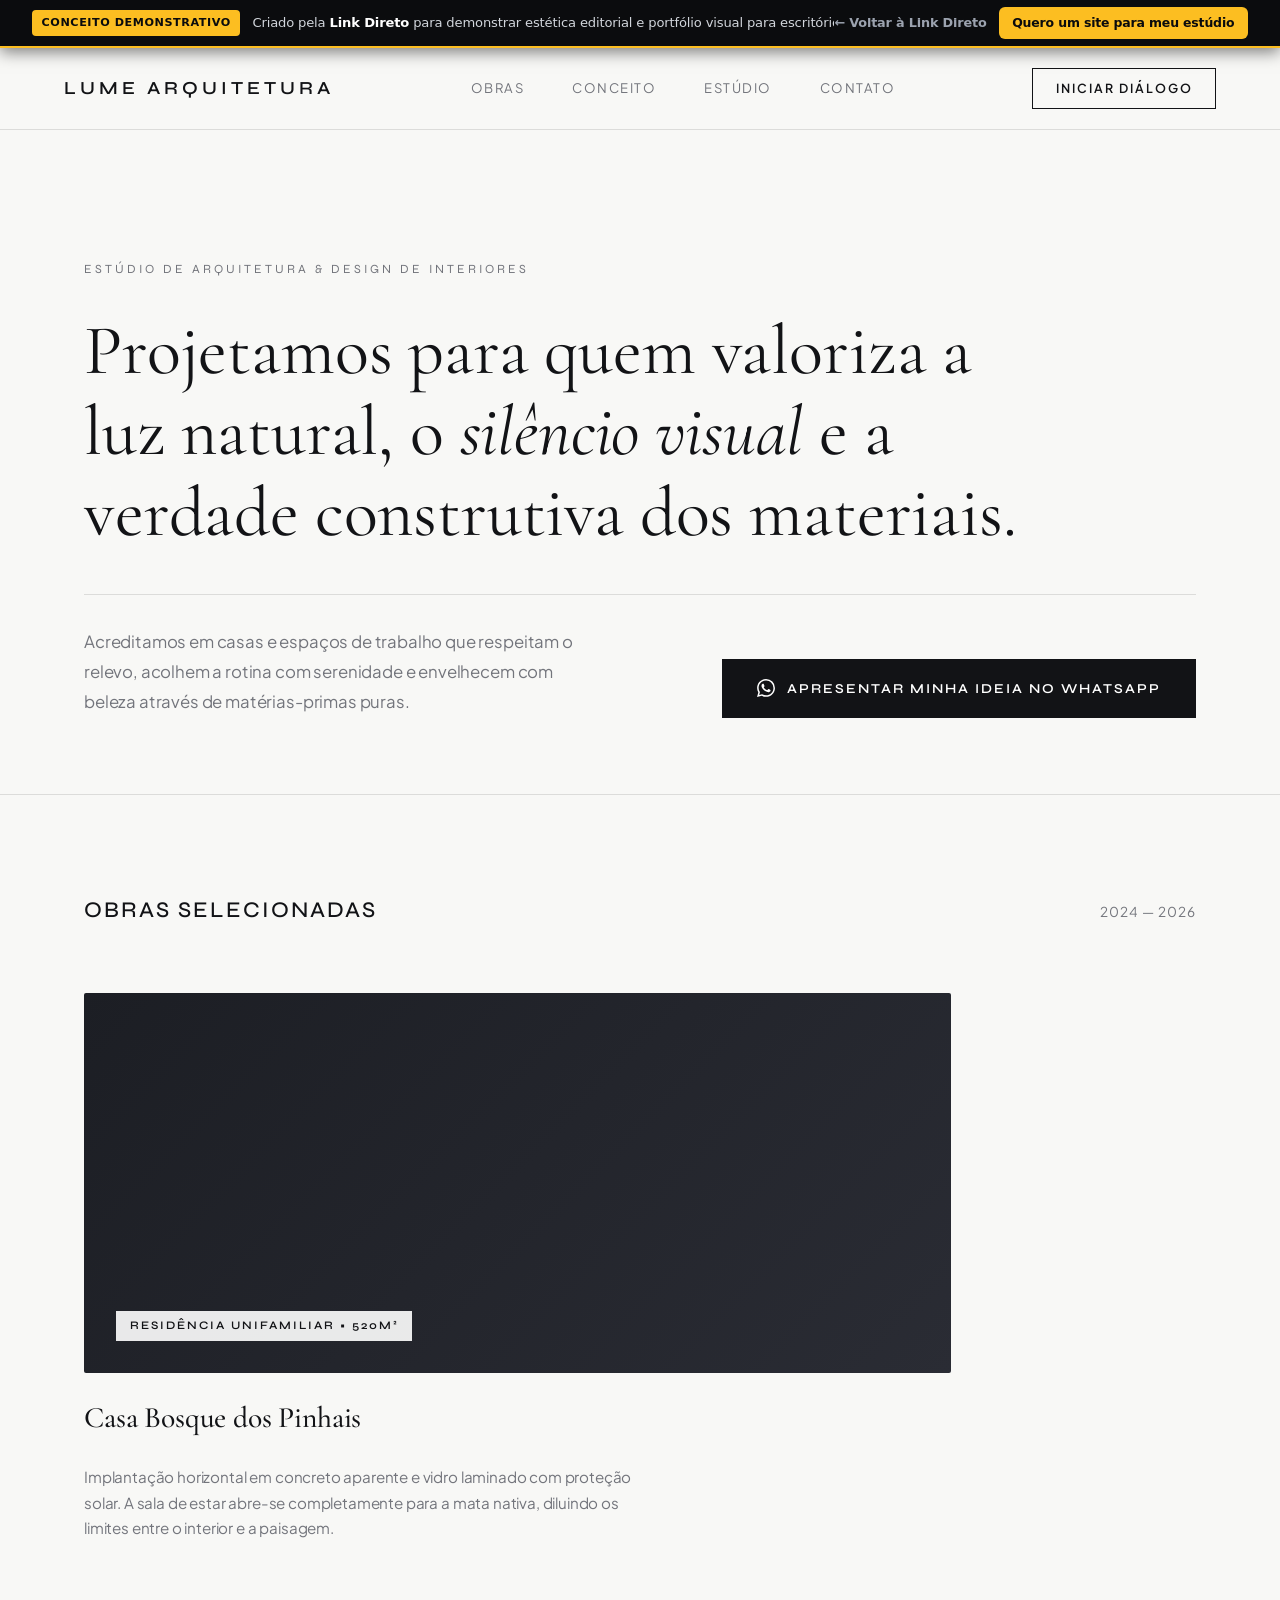
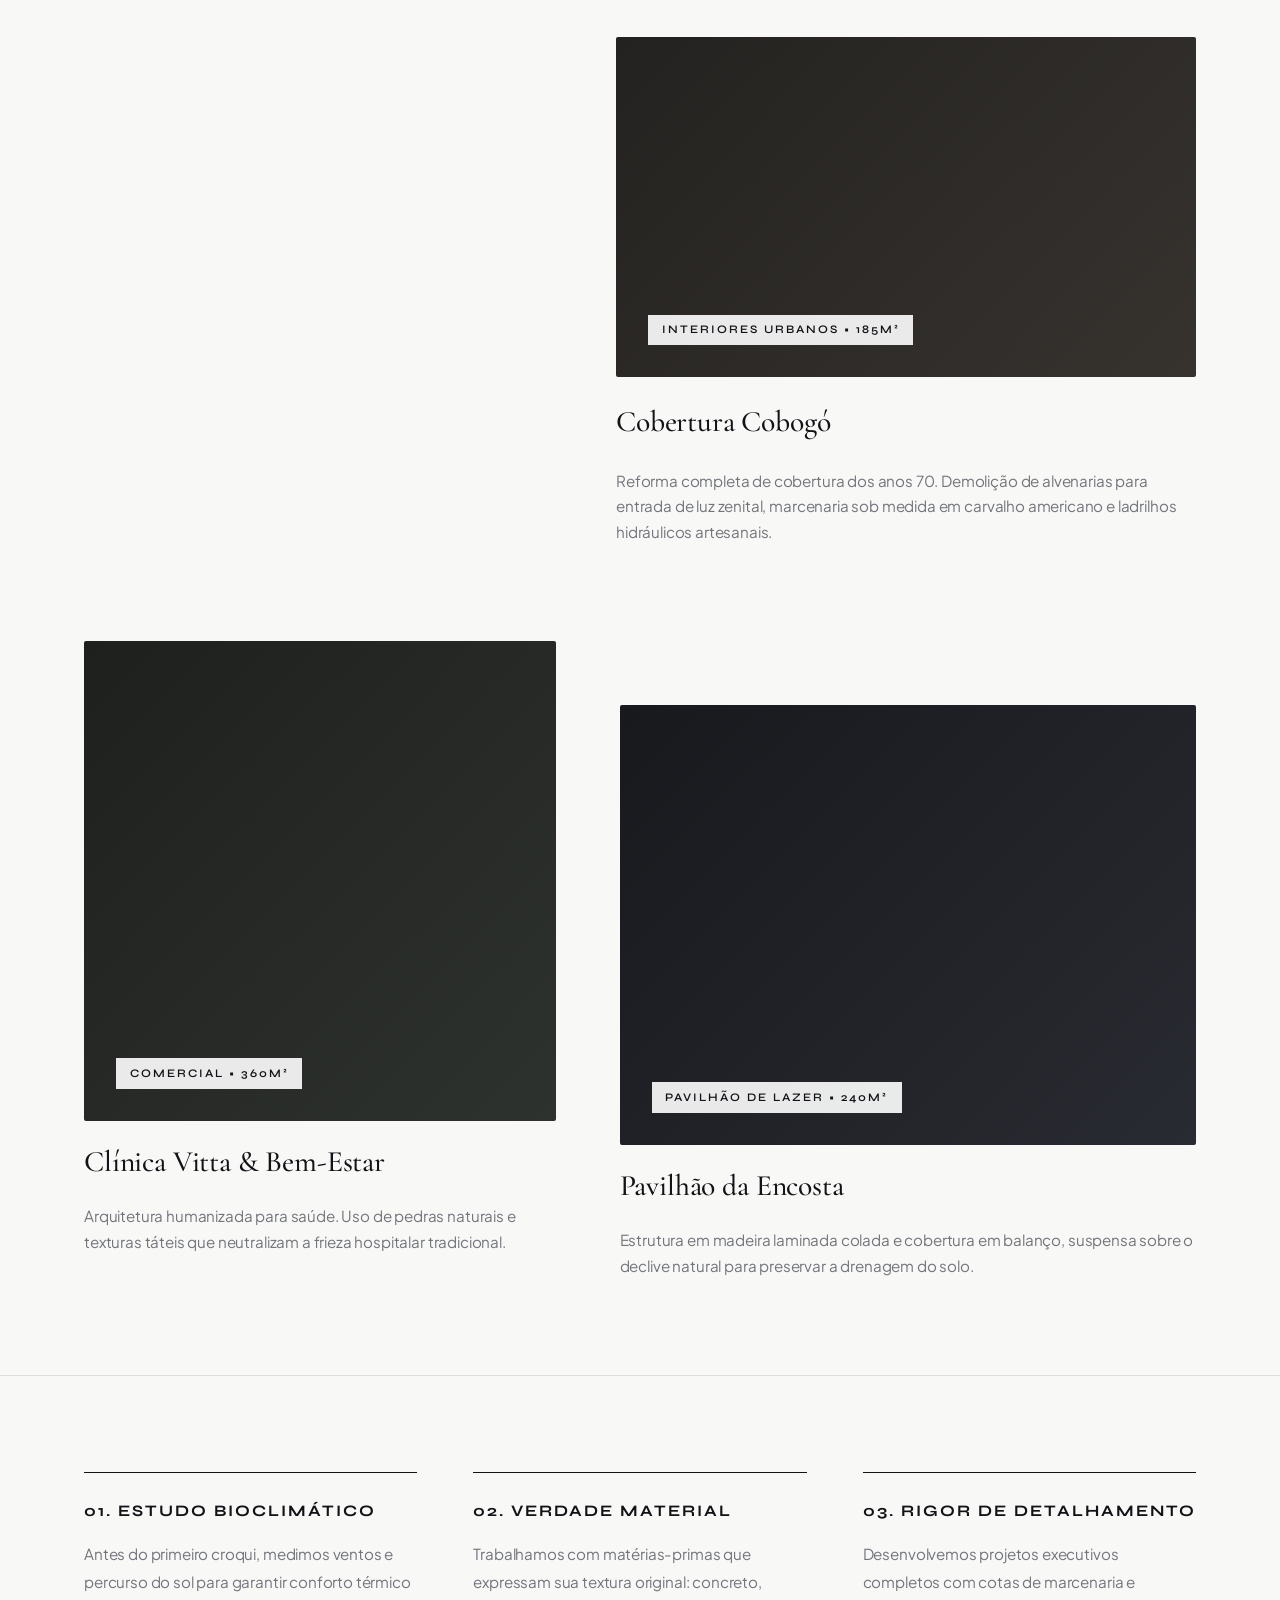
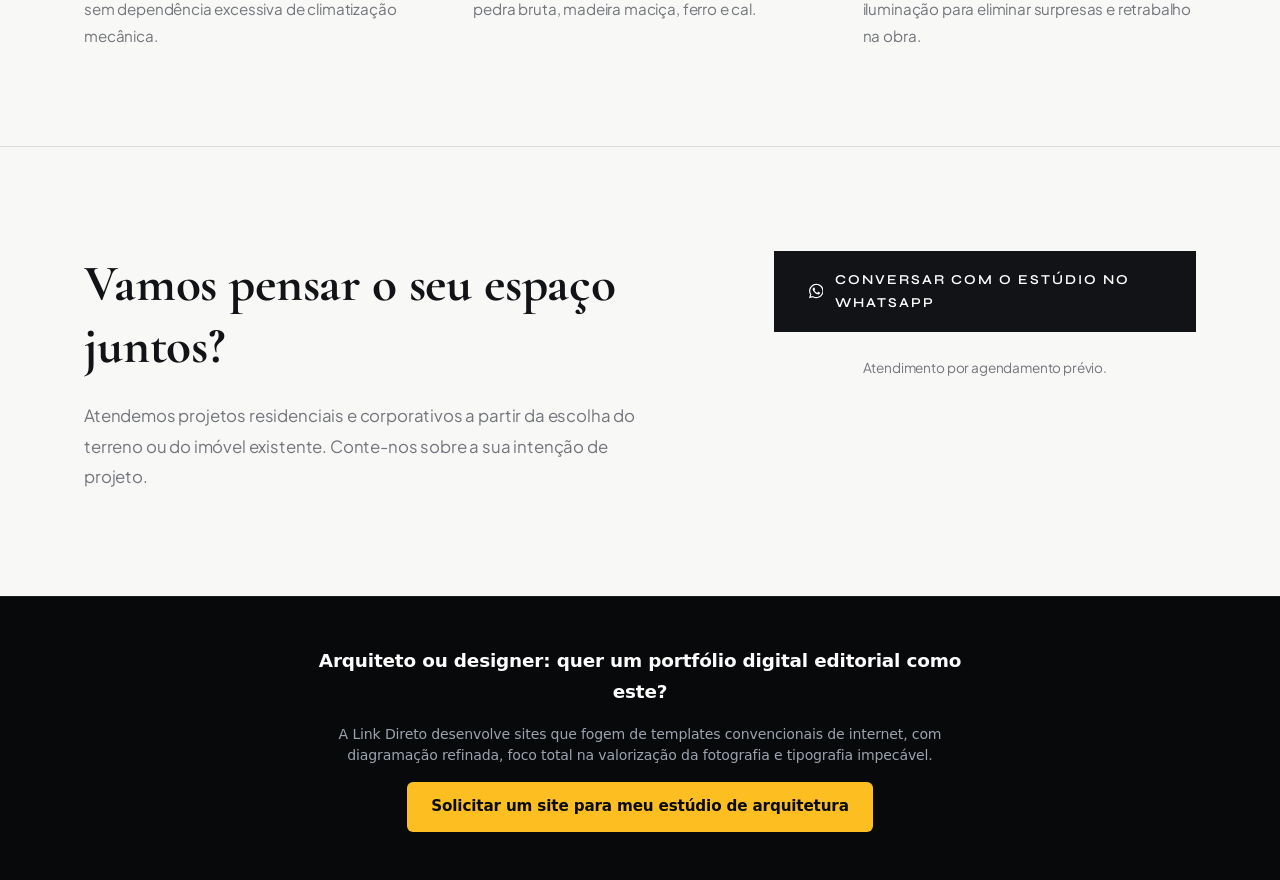
<file: projetos/lume-arquitetura.html>
<!DOCTYPE html>
<html lang="pt-BR">
<head>
  <meta charset="UTF-8">
  <meta name="viewport" content="width=device-width, initial-scale=1.0">
  <title>Lume Arquitetura — Estúdio de Arquitetura & Interiores | Projeto Demonstrativo Link Direto</title>
  <meta name="description" content="Conceito demonstrativo para escritórios de arquitetura e design de interiores criado pela Link Direto. Grid editorial assimétrico, espaços silenciosos e portfólio visual.">
  <link rel="icon" type="image/svg+xml" href="../favicon.svg">
  <link rel="preconnect" href="https://fonts.googleapis.com">
  <link rel="preconnect" href="https://fonts.gstatic.com" crossorigin>
  <link href="https://fonts.googleapis.com/css2?family=Plus+Jakarta+Sans:wght@300;400;500;600&family=Syne:wght@400;500;600;700&family=Cormorant+Garamond:ital,wght@0,400;0,600;1,400&display=swap" rel="stylesheet">
  <link rel="stylesheet" href="projetos.css">
  <style>
    /* ==========================================================================
       LUME ARQUITETURA — MINIMALISMO & REVISTA DIGITAL DE ARQUITETURA
       Paleta: Gesso & Concreto Claro (#F8F8F6), Grafite Arquitetônico (#1A1A1D),
       Branco Puro (#FFFFFF), Areia Fina (#DCD6CD).
       Espaço negativo generoso, grid editorial assimétrico, tipografia delicada.
       ========================================================================== */
    :root {
      --lume-bg: #F8F8F6;
      --lume-surface: #FFFFFF;
      --lume-dark: #121316;
      --lume-dark-soft: #28292E;
      --lume-stone: #E6E4DF;
      --lume-muted: #73757C;
      --lume-border: rgba(18, 19, 22, 0.12);
      --font-display: 'Cormorant Garamond', Georgia, serif;
      --font-title: 'Syne', sans-serif;
      --font-body: 'Plus Jakarta Sans', sans-serif;
    }

    * { box-sizing: border-box; margin: 0; padding: 0; }

    body {
      background-color: var(--lume-bg);
      color: var(--lume-dark);
      font-family: var(--font-body);
      line-height: 1.7;
      letter-spacing: -0.01em;
    }

    a { text-decoration: none; color: inherit; }

    /* Navegação Minimalista e Discreta */
    .lume-nav {
      position: sticky;
      top: var(--banner-height);
      background: rgba(248, 248, 246, 0.94);
      backdrop-filter: blur(16px);
      border-bottom: 1px solid var(--lume-border);
      z-index: 100;
      padding: 1.25rem clamp(1.25rem, 5vw, 4rem);
      display: flex;
      align-items: center;
      justify-content: space-between;
    }

    .lume-brand {
      font-family: var(--font-title);
      font-size: 1.15rem;
      font-weight: 600;
      letter-spacing: 4px;
      text-transform: uppercase;
      color: var(--lume-dark);
    }

    .lume-nav-links {
      display: none;
      align-items: center;
      gap: 3rem;
      list-style: none;
      font-size: 0.82rem;
      letter-spacing: 1.5px;
      text-transform: uppercase;
      color: var(--lume-muted);
    }

    .lume-nav-links a:hover {
      color: var(--lume-dark);
    }

    @media (min-width: 860px) {
      .lume-nav-links { display: flex; }
    }

    .btn-lume-contact {
      border: 1px solid var(--lume-dark);
      background: transparent;
      color: var(--lume-dark);
      font-size: 0.78rem;
      letter-spacing: 2px;
      text-transform: uppercase;
      padding: 0.55rem 1.4rem;
      font-weight: 600;
      transition: all 180ms ease;
    }

    .btn-lume-contact:hover {
      background: var(--lume-dark);
      color: #FFFFFF;
    }

    .lume-container {
      max-width: 1240px;
      margin: 0 auto;
      padding: 0 clamp(1.5rem, 5vw, 4rem);
    }

    /* ==========================================================================
       HERO EDITORIAL & ESPAÇO SILENCIOSO
       ========================================================================== */
    .hero-lume {
      padding: clamp(5rem, 10vw, 9rem) 0 clamp(3.5rem, 6vw, 6rem);
      border-bottom: 1px solid var(--lume-border);
    }

    .hero-lume-eyebrow {
      font-family: var(--font-title);
      font-size: 0.78rem;
      letter-spacing: 3px;
      text-transform: uppercase;
      color: var(--lume-muted);
      margin-bottom: 2rem;
      display: block;
    }

    .hero-lume h1 {
      font-family: var(--font-display);
      font-size: clamp(2.6rem, 5.5vw, 4.8rem);
      font-weight: 400;
      line-height: 1.15;
      color: var(--lume-dark);
      max-width: 980px;
      margin-bottom: 2.5rem;
    }

    .hero-lume h1 em {
      font-style: italic;
    }

    .hero-lume-footer {
      display: flex;
      flex-wrap: wrap;
      justify-content: space-between;
      align-items: flex-end;
      gap: 2rem;
      padding-top: 2rem;
      border-top: 1px solid var(--lume-border);
    }

    .hero-lume-lead {
      max-width: 520px;
      font-size: 1.05rem;
      color: var(--lume-muted);
      line-height: 1.8;
    }

    /* ==========================================================================
       GRID EDITORIAL DE PROJETOS (ASSIMÉTRICO — NADA DE CARDS IGUAIS!)
       ========================================================================== */
    .editorial-works-section {
      padding: 6rem 0;
      border-bottom: 1px solid var(--lume-border);
    }

    .works-header {
      display: flex;
      justify-content: space-between;
      align-items: baseline;
      margin-bottom: 4rem;
    }

    .works-header h2 {
      font-family: var(--font-title);
      font-size: 1.4rem;
      font-weight: 500;
      letter-spacing: 2px;
      text-transform: uppercase;
    }

    .works-header span {
      font-size: 0.85rem;
      color: var(--lume-muted);
      letter-spacing: 1px;
    }

    /* Layout Assimétrico de Revista */
    .editorial-magazine-grid {
      display: flex;
      flex-direction: column;
      gap: 6rem;
    }

    /* PROJETO 01: Ocupa 75% da largura na esquerda */
    .project-editorial-wide {
      max-width: 78%;
      display: flex;
      flex-direction: column;
      gap: 1.25rem;
    }

    @media (max-width: 768px) {
      .project-editorial-wide { max-width: 100%; }
    }

    .mockup-arch-image {
      background: linear-gradient(135deg, #1C1E24 0%, #2A2C34 100%);
      height: 380px;
      position: relative;
      overflow: hidden;
      display: flex;
      align-items: flex-end;
      padding: 2rem;
      border-radius: 2px;
    }

    .mockup-arch-image.image-cobogo {
      background: linear-gradient(135deg, #242220 0%, #36332F 100%);
      height: 340px;
    }

    .mockup-arch-image.image-vertical {
      background: linear-gradient(135deg, #1E201E 0%, #2E322E 100%);
      height: 480px;
    }

    .mockup-arch-image.image-full {
      background: linear-gradient(135deg, #18191D 0%, #292B32 100%);
      height: 440px;
    }

    .arch-tag-float {
      background: rgba(255, 255, 255, 0.9);
      color: #121316;
      font-family: var(--font-title);
      font-size: 0.72rem;
      letter-spacing: 2px;
      text-transform: uppercase;
      padding: 0.35rem 0.85rem;
      font-weight: 600;
    }

    .project-arch-title {
      font-family: var(--font-display);
      font-size: 1.85rem;
      color: var(--lume-dark);
      font-weight: 500;
    }

    .project-arch-desc {
      font-size: 0.95rem;
      color: var(--lume-muted);
      line-height: 1.7;
      max-width: 580px;
    }

    /* PROJETO 02: Deslocado para a direita com grande margem */
    .project-editorial-offset {
      margin-left: auto;
      max-width: 68%;
      display: flex;
      flex-direction: column;
      gap: 1.25rem;
    }

    @media (max-width: 768px) {
      .project-editorial-offset { max-width: 100%; margin-left: 0; }
    }

    /* PROJETO 03 & 04: Formato Assimétrico em 2 Colunas Desiguais */
    .project-split-editorial {
      display: grid;
      grid-template-columns: 1fr;
      gap: 4rem;
      align-items: start;
    }

    @media (min-width: 860px) {
      .project-split-editorial {
        grid-template-columns: 0.45fr 0.55fr;
      }
    }

    /* ==========================================================================
       SEÇÃO: FILOSOFIA CONSTRUTIVA
       ========================================================================== */
    .philosophy-lume-section {
      padding: 6rem 0;
      border-bottom: 1px solid var(--lume-border);
    }

    .philosophy-grid-lume {
      display: grid;
      grid-template-columns: 1fr;
      gap: 3.5rem;
    }

    @media (min-width: 860px) {
      .philosophy-grid-lume {
        grid-template-columns: 1fr 1fr 1fr;
      }
    }

    .philosophy-lume-card {
      border-top: 1px solid var(--lume-dark);
      padding-top: 1.5rem;
      display: flex;
      flex-direction: column;
      gap: 1rem;
    }

    .philosophy-lume-card h3 {
      font-family: var(--font-title);
      font-size: 1rem;
      letter-spacing: 2px;
      text-transform: uppercase;
      color: var(--lume-dark);
    }

    .philosophy-lume-card p {
      font-size: 0.95rem;
      color: var(--lume-muted);
      line-height: 1.8;
    }

    /* ==========================================================================
       SEÇÃO: CONTATO / INICIAR DIÁLOGO
       ========================================================================== */
    .contact-lume-section {
      padding: 6.5rem 0;
    }

    .contact-lume-split {
      display: grid;
      grid-template-columns: 1fr;
      gap: 3.5rem;
      align-items: baseline;
    }

    @media (min-width: 860px) {
      .contact-lume-split {
        grid-template-columns: 1.2fr 0.8fr;
      }
    }

    .contact-lume-split h2 {
      font-family: var(--font-display);
      font-size: clamp(2.4rem, 4vw, 3.6rem);
      line-height: 1.2;
      color: var(--lume-dark);
      margin-bottom: 1.5rem;
    }

    .contact-lume-split p {
      color: var(--lume-muted);
      font-size: 1.05rem;
      line-height: 1.8;
      max-width: 580px;
    }

    .btn-lume-primary {
      background: var(--lume-dark);
      color: #FFFFFF;
      font-family: var(--font-title);
      font-size: 0.85rem;
      letter-spacing: 2px;
      text-transform: uppercase;
      padding: 1.1rem 2.2rem;
      display: inline-flex;
      align-items: center;
      gap: 0.75rem;
      font-weight: 600;
      transition: background 180ms ease;
    }

    .btn-lume-primary:hover {
      background: var(--lume-dark-soft);
    }
  </style>
</head>
<body>

  <!-- Top Banner de Transparência Link Direto -->
  <aside class="demo-top-banner" aria-label="Aviso de Projeto Demonstrativo">
    <div class="demo-banner-content">
      <span class="demo-pill">Conceito Demonstrativo</span>
      <span class="demo-banner-text">
        Criado pela <strong>Link Direto</strong> para demonstrar estética editorial e portfólio visual para escritórios de arquitetura e design.
      </span>
    </div>
    <div class="demo-banner-actions">
      <a href="../index.html#projetos" class="btn-banner-back">← Voltar à Link Direto</a>
      <a href="../index.html#contato" class="btn-banner-cta">Quero um site para meu estúdio</a>
    </div>
  </aside>

  <div class="demo-page-wrapper">
    <!-- Navegação Minimalista Lume -->
    <header class="lume-nav">
      <div class="lume-brand">LUME ARQUITETURA</div>

      <ul class="lume-nav-links">
        <li><a href="#obras">Obras</a></li>
        <li><a href="#conceito">Conceito</a></li>
        <li><a href="#estudio">Estúdio</a></li>
        <li><a href="#contato">Contato</a></li>
      </ul>

      <a href="https://wa.me/?text=Ol%C3%A1!%20Gostaria%20de%20apresentar%20uma%20ideia%20de%20projeto%20para%20a%20Lume%20Arquitetura." target="_blank" rel="noopener" class="btn-lume-contact">
        Iniciar Diálogo
      </a>
    </header>

    <main>
      <!-- HERO POÉTICO / EDITORIAL -->
      <section class="hero-lume">
        <div class="lume-container">
          <span class="hero-lume-eyebrow">Estúdio de Arquitetura & Design de Interiores</span>
          <h1>
            Projetamos para quem valoriza a luz natural, o <em>silêncio visual</em> e a verdade construtiva dos materiais.
          </h1>

          <div class="hero-lume-footer">
            <p class="hero-lume-lead">
              Acreditamos em casas e espaços de trabalho que respeitam o relevo, acolhem a rotina com serenidade e envelhecem com beleza através de matérias-primas puras.
            </p>
            <a href="https://wa.me/?text=Ol%C3%A1!%20Gostaria%20de%20conversar%20sobre%20um%20projeto%20residencial." target="_blank" rel="noopener" class="btn-lume-primary">
              <svg width="18" height="18" viewBox="0 0 24 24" fill="currentColor" aria-hidden="true"><path d="M17.472 14.382c-.297-.149-1.758-.867-2.03-.967-.273-.099-.471-.148-.67.15-.197.297-.767.966-.94 1.164-.173.199-.347.223-.644.075-.297-.15-1.255-.463-2.39-1.475-.883-.788-1.48-1.761-1.653-2.059-.173-.297-.018-.458.13-.606.134-.133.298-.347.446-.52.149-.174.198-.298.298-.497.099-.198.05-.371-.025-.52-.075-.149-.669-1.612-.916-2.207-.242-.579-.487-.5-.669-.51-.173-.008-.371-.01-.57-.01-.198 0-.52.074-.792.372-.272.297-1.04 1.016-1.04 2.479 0 1.462 1.065 2.875 1.213 3.074.149.198 2.096 3.2 5.077 4.487.709.306 1.262.489 1.694.625.712.227 1.36.195 1.871.118.571-.085 1.758-.719 2.006-1.413.248-.694.248-1.289.173-1.413-.074-.124-.272-.198-.57-.347m-5.421 7.403h-.004a9.87 9.87 0 01-5.031-1.378l-.361-.214-3.741.982.998-3.648-.235-.374a9.86 9.86 0 01-1.51-5.26c.001-5.45 4.436-9.884 9.888-9.884 2.64 0 5.122 1.03 6.988 2.898a9.825 9.825 0 012.893 6.994c-.003 5.45-4.437 9.884-9.885 9.884m8.413-18.297A11.815 11.815 0 0012.05 0C5.495 0 .16 5.335.157 11.892c0 2.096.547 4.142 1.588 5.945L.057 24l6.305-1.654a11.882 11.882 0 005.683 1.448h.005c6.554 0 11.89-5.335 11.893-11.893a11.821 11.821 0 00-3.48-8.413Z"/></svg>
              <span>Apresentar Minha Ideia no WhatsApp</span>
            </a>
          </div>
        </div>
      </section>

      <!-- OBRAS SELECIONADAS (GRID ASSIMÉTRICO DE REVISTA DIGITAL) -->
      <section id="obras" class="editorial-works-section">
        <div class="lume-container">
          <div class="works-header">
            <h2>Obras Selecionadas</h2>
            <span>2024 — 2026</span>
          </div>

          <div class="editorial-magazine-grid">
            <!-- PROJETO 01: 78% Largura -->
            <article class="project-editorial-wide">
              <div class="mockup-arch-image">
                <span class="arch-tag-float">Residência Unifamiliar • 520m²</span>
              </div>
              <h3 class="project-arch-title">Casa Bosque dos Pinhais</h3>
              <p class="project-arch-desc">
                Implantação horizontal em concreto aparente e vidro laminado com proteção solar. A sala de estar abre-se completamente para a mata nativa, diluindo os limites entre o interior e a paisagem.
              </p>
            </article>

            <!-- PROJETO 02: Deslocado para a Direita -->
            <article class="project-editorial-offset">
              <div class="mockup-arch-image image-cobogo">
                <span class="arch-tag-float">Interiores Urbanos • 185m²</span>
              </div>
              <h3 class="project-arch-title">Cobertura Cobogó</h3>
              <p class="project-arch-desc">
                Reforma completa de cobertura dos anos 70. Demolição de alvenarias para entrada de luz zenital, marcenaria sob medida em carvalho americano e ladrilhos hidráulicos artesanais.
              </p>
            </article>

            <!-- PROJETO 03 & 04: Colunas Assimétricas Desiguais -->
            <div class="project-split-editorial">
              <article style="display: flex; flex-direction: column; gap: 1rem;">
                <div class="mockup-arch-image image-vertical">
                  <span class="arch-tag-float">Comercial • 360m²</span>
                </div>
                <h3 class="project-arch-title">Clínica Vitta & Bem-Estar</h3>
                <p class="project-arch-desc">
                  Arquitetura humanizada para saúde. Uso de pedras naturais e texturas táteis que neutralizam a frieza hospitalar tradicional.
                </p>
              </article>

              <article style="display: flex; flex-direction: column; gap: 1rem; margin-top: clamp(2rem, 5vw, 4rem);">
                <div class="mockup-arch-image image-full">
                  <span class="arch-tag-float">Pavilhão de Lazer • 240m²</span>
                </div>
                <h3 class="project-arch-title">Pavilhão da Encosta</h3>
                <p class="project-arch-desc">
                  Estrutura em madeira laminada colada e cobertura em balanço, suspensa sobre o declive natural para preservar a drenagem do solo.
                </p>
              </article>
            </div>
          </div>
        </div>
      </section>

      <!-- FILOSOFIA CONSTRUTIVA -->
      <section id="conceito" class="philosophy-lume-section">
        <div class="lume-container">
          <div class="philosophy-grid-lume">
            <div class="philosophy-lume-card">
              <h3>01. Estudo Bioclimático</h3>
              <p>Antes do primeiro croqui, medimos ventos e percurso do sol para garantir conforto térmico sem dependência excessiva de climatização mecânica.</p>
            </div>

            <div class="philosophy-lume-card">
              <h3>02. Verdade Material</h3>
              <p>Trabalhamos com matérias-primas que expressam sua textura original: concreto, pedra bruta, madeira maciça, ferro e cal.</p>
            </div>

            <div class="philosophy-lume-card">
              <h3>03. Rigor de Detalhamento</h3>
              <p>Desenvolvemos projetos executivos completos com cotas de marcenaria e iluminação para eliminar surpresas e retrabalho na obra.</p>
            </div>
          </div>
        </div>
      </section>

      <!-- CONTATO / INICIAR DIÁLOGO -->
      <section id="contato" class="contact-lume-section">
        <div class="lume-container">
          <div class="contact-lume-split">
            <div>
              <h2>Vamos pensar o seu espaço juntos?</h2>
              <p>
                Atendemos projetos residenciais e corporativos a partir da escolha do terreno ou do imóvel existente. Conte-nos sobre a sua intenção de projeto.
              </p>
            </div>

            <div style="display: flex; flex-direction: column; gap: 1.5rem;">
              <a href="https://wa.me/?text=Ol%C3%A1!%20Gostaria%20de%20apresentar%20uma%20demanda%20de%20projeto%20de%20arquitetura." target="_blank" rel="noopener" class="btn-lume-primary" style="justify-content: center;">
                <svg width="18" height="18" viewBox="0 0 24 24" fill="currentColor" aria-hidden="true"><path d="M17.472 14.382c-.297-.149-1.758-.867-2.03-.967-.273-.099-.471-.148-.67.15-.197.297-.767.966-.94 1.164-.173.199-.347.223-.644.075-.297-.15-1.255-.463-2.39-1.475-.883-.788-1.48-1.761-1.653-2.059-.173-.297-.018-.458.13-.606.134-.133.298-.347.446-.52.149-.174.198-.298.298-.497.099-.198.05-.371-.025-.52-.075-.149-.669-1.612-.916-2.207-.242-.579-.487-.5-.669-.51-.173-.008-.371-.01-.57-.01-.198 0-.52.074-.792.372-.272.297-1.04 1.016-1.04 2.479 0 1.462 1.065 2.875 1.213 3.074.149.198 2.096 3.2 5.077 4.487.709.306 1.262.489 1.694.625.712.227 1.36.195 1.871.118.571-.085 1.758-.719 2.006-1.413.248-.694.248-1.289.173-1.413-.074-.124-.272-.198-.57-.347m-5.421 7.403h-.004a9.87 9.87 0 01-5.031-1.378l-.361-.214-3.741.982.998-3.648-.235-.374a9.86 9.86 0 01-1.51-5.26c.001-5.45 4.436-9.884 9.888-9.884 2.64 0 5.122 1.03 6.988 2.898a9.825 9.825 0 012.893 6.994c-.003 5.45-4.437 9.884-9.885 9.884m8.413-18.297A11.815 11.815 0 0012.05 0C5.495 0 .16 5.335.157 11.892c0 2.096.547 4.142 1.588 5.945L.057 24l6.305-1.654a11.882 11.882 0 005.683 1.448h.005c6.554 0 11.89-5.335 11.893-11.893a11.821 11.821 0 00-3.48-8.413Z"/></svg>
                <span>Conversar com o Estúdio no WhatsApp</span>
              </a>
              <span style="font-size: 0.85rem; color: var(--lume-muted); text-align: center;">
                Atendimento por agendamento prévio.
              </span>
            </div>
          </div>
        </div>
      </section>
    </main>

    <!-- Footer Demonstrativo Link Direto -->
    <footer class="demo-footer">
      <div class="demo-footer-box">
        <h4>Arquiteto ou designer: quer um portfólio digital editorial como este?</h4>
        <p>A Link Direto desenvolve sites que fogem de templates convencionais de internet, com diagramação refinada, foco total na valorização da fotografia e tipografia impecável.</p>
        <a href="../index.html#contato" class="btn-banner-cta" style="padding: 0.75rem 1.5rem; font-size: 0.95rem;">
          Solicitar um site para meu estúdio de arquitetura
        </a>
      </div>
    </footer>
  </div>

</body>
</html>
</file>
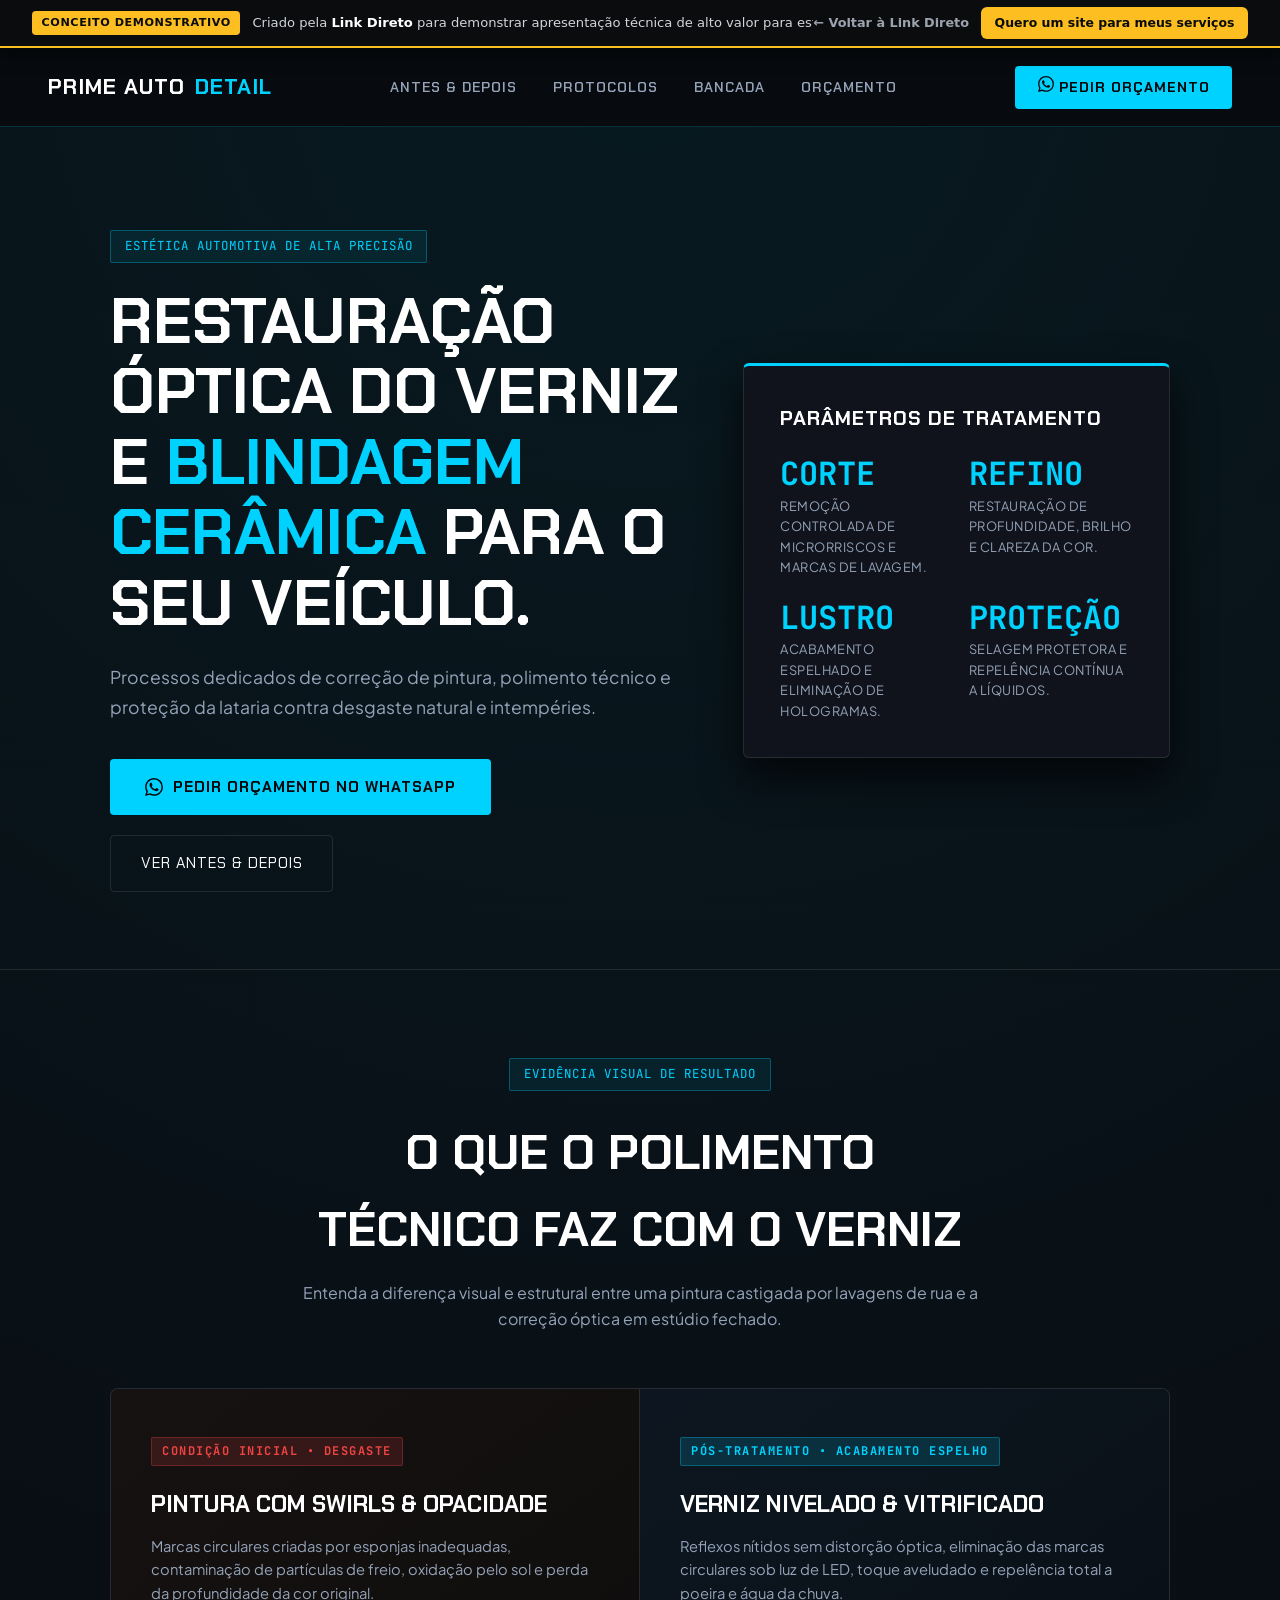
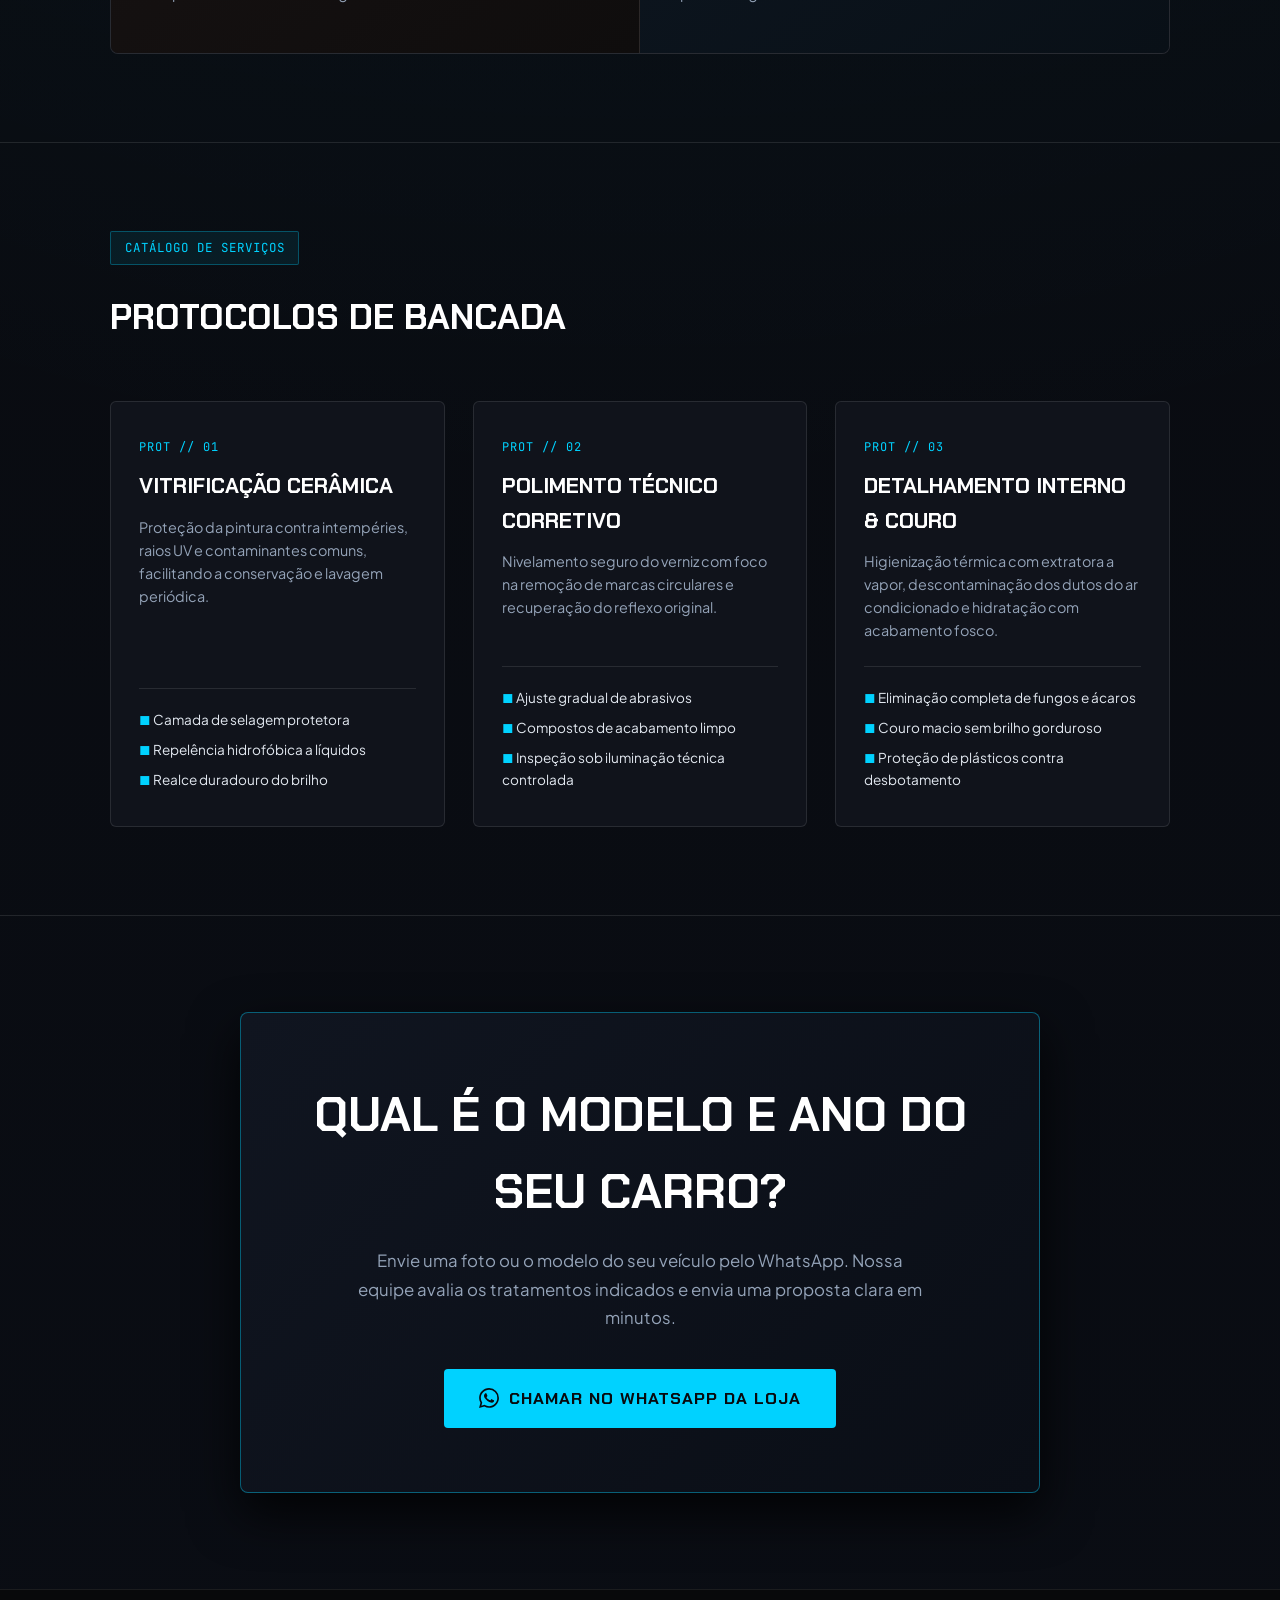
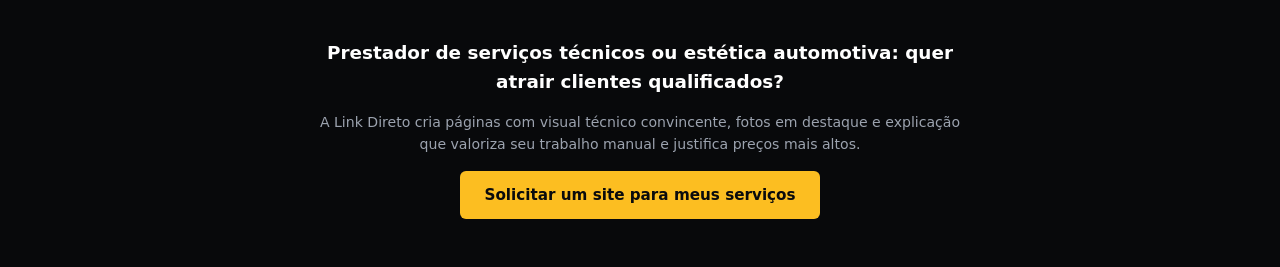
<file: projetos/prime-auto.html>
<!DOCTYPE html>
<html lang="pt-BR">
<head>
  <meta charset="UTF-8">
  <meta name="viewport" content="width=device-width, initial-scale=1.0">
  <title>Prime Auto Detail — Estética Automotiva de Precisão | Projeto Demonstrativo Link Direto</title>
  <meta name="description" content="Conceito demonstrativo para estética automotiva premium criado pela Link Direto. Vitrificação cerâmica, polimento técnico corretivo e orçamento rápido via WhatsApp.">
  <link rel="icon" type="image/svg+xml" href="../favicon.svg">
  <link rel="preconnect" href="https://fonts.googleapis.com">
  <link rel="preconnect" href="https://fonts.gstatic.com" crossorigin>
  <link href="https://fonts.googleapis.com/css2?family=Plus+Jakarta+Sans:wght@400;500;600;700;800&family=Chakra+Petch:wght@500;600;700&family=JetBrains+Mono:wght@500;700&display=swap" rel="stylesheet">
  <link rel="stylesheet" href="projetos.css">
  <style>
    /* ==========================================================================
       PRIME AUTO DETAIL — PRECISÃO TÉCNICA AUTOMOTIVA PREMIUM
       Paleta: Carbon Black (#080A0E), Grafite Metálico (#12151E), 
       Ciano Elétrico (#00D2FF), Branco Espelhado (#FFFFFF).
       Estética inspirada em engenharia automotiva, iluminação de estúdio e detailing.
       ========================================================================== */
    :root {
      --auto-black: #080A0E;
      --auto-surface: #10131B;
      --auto-card: #151924;
      --auto-border: rgba(255, 255, 255, 0.1);
      --auto-cyan: #00D2FF;
      --auto-cyan-dark: #0099CC;
      --auto-cyan-glow: rgba(0, 210, 255, 0.25);
      --auto-text: #F1F5F9;
      --auto-muted: #94A3B8;
      --font-tech: 'Chakra Petch', sans-serif;
      --font-mono: 'JetBrains Mono', monospace;
      --font-sans: 'Plus Jakarta Sans', sans-serif;
    }

    * { box-sizing: border-box; margin: 0; padding: 0; }

    body {
      background-color: var(--auto-black);
      color: var(--auto-text);
      font-family: var(--font-sans);
      line-height: 1.6;
      background-image: 
        radial-gradient(circle at 50% 0%, rgba(0, 210, 255, 0.08) 0%, transparent 60%),
        linear-gradient(to bottom, #080A0E 0%, #0A0D14 100%);
    }

    a { text-decoration: none; color: inherit; }

    /* Barra Superior Automotiva */
    .auto-nav {
      position: sticky;
      top: var(--banner-height);
      background: rgba(8, 10, 14, 0.95);
      backdrop-filter: blur(14px);
      border-bottom: 1px solid rgba(0, 210, 255, 0.2);
      z-index: 100;
      padding: 1.1rem clamp(1.25rem, 4vw, 3rem);
      display: flex;
      align-items: center;
      justify-content: space-between;
    }

    .auto-brand {
      font-family: var(--font-tech);
      font-size: 1.35rem;
      font-weight: 700;
      letter-spacing: 1px;
      color: #FFFFFF;
      text-transform: uppercase;
      display: flex;
      align-items: center;
      gap: 0.6rem;
    }

    .auto-brand span {
      color: var(--auto-cyan);
    }

    .auto-nav-links {
      display: none;
      align-items: center;
      gap: 2.25rem;
      list-style: none;
      font-family: var(--font-tech);
      font-size: 0.88rem;
      font-weight: 600;
      letter-spacing: 1px;
      text-transform: uppercase;
      color: var(--auto-muted);
    }

    .auto-nav-links a:hover {
      color: var(--auto-cyan);
    }

    @media (min-width: 860px) {
      .auto-nav-links { display: flex; }
    }

    .btn-auto-cyan {
      background: var(--auto-cyan);
      color: #080A0E;
      font-family: var(--font-tech);
      font-weight: 700;
      font-size: 0.88rem;
      letter-spacing: 1px;
      text-transform: uppercase;
      padding: 0.65rem 1.4rem;
      border-radius: 4px;
      transition: all 180ms ease;
    }

    .btn-auto-cyan:hover {
      background: #FFFFFF;
      box-shadow: 0 0 25px var(--auto-cyan);
      transform: translateY(-1px);
    }

    .auto-container {
      max-width: 1140px;
      margin: 0 auto;
      padding: 0 clamp(1.25rem, 4vw, 2.5rem);
    }

    /* ==========================================================================
       HERO AUTOMOTIVO TÉCNICO
       ========================================================================== */
    .hero-auto {
      padding: clamp(4rem, 8vw, 7rem) 0 clamp(3.5rem, 6vw, 5.5rem);
      border-bottom: 1px solid var(--auto-border);
      position: relative;
    }

    .hero-auto-grid {
      display: grid;
      grid-template-columns: 1fr;
      gap: 3.5rem;
      align-items: center;
    }

    @media (min-width: 920px) {
      .hero-auto-grid {
        grid-template-columns: 1.15fr 0.85fr;
      }
    }

    .tech-spec-badge {
      display: inline-flex;
      align-items: center;
      gap: 0.6rem;
      font-family: var(--font-mono);
      font-size: 0.78rem;
      color: var(--auto-cyan);
      background: rgba(0, 210, 255, 0.08);
      border: 1px solid rgba(0, 210, 255, 0.3);
      padding: 0.35rem 0.85rem;
      border-radius: 2px;
      margin-bottom: 1.5rem;
      text-transform: uppercase;
      letter-spacing: 1px;
    }

    .hero-auto h1 {
      font-family: var(--font-tech);
      font-size: clamp(2.4rem, 5vw, 4.2rem);
      font-weight: 700;
      line-height: 1.1;
      text-transform: uppercase;
      color: #FFFFFF;
      margin-bottom: 1.5rem;
    }

    .hero-auto h1 span {
      color: var(--auto-cyan);
    }

    .hero-auto-lead {
      font-size: 1.1rem;
      color: var(--auto-muted);
      line-height: 1.7;
      max-width: 580px;
      margin-bottom: 2.25rem;
    }

    .hero-auto-actions {
      display: flex;
      flex-wrap: wrap;
      align-items: center;
      gap: 1.25rem;
    }

    .btn-auto-lg {
      background: var(--auto-cyan);
      color: #080A0E;
      font-family: var(--font-tech);
      font-weight: 700;
      font-size: 0.95rem;
      text-transform: uppercase;
      letter-spacing: 1px;
      padding: 1rem 2.2rem;
      border-radius: 4px;
      transition: all 180ms ease;
      display: inline-flex;
      align-items: center;
      gap: 0.6rem;
    }

    .btn-auto-lg:hover {
      background: #FFFFFF;
      box-shadow: 0 0 30px var(--auto-cyan);
      transform: translateY(-2px);
    }

    .btn-auto-outline {
      border: 1px solid var(--auto-border);
      color: #FFFFFF;
      font-family: var(--font-tech);
      font-size: 0.95rem;
      text-transform: uppercase;
      letter-spacing: 1px;
      padding: 0.95rem 1.85rem;
      border-radius: 4px;
      transition: all 180ms ease;
    }

    .btn-auto-outline:hover {
      border-color: var(--auto-cyan);
      color: var(--auto-cyan);
    }

    /* Painel Lateral com Especificações de Estúdio */
    .auto-spec-display {
      background: var(--auto-surface);
      border: 1px solid var(--auto-border);
      border-top: 3px solid var(--auto-cyan);
      border-radius: 6px;
      padding: 2.25rem;
      box-shadow: 0 20px 40px rgba(0, 0, 0, 0.7);
    }

    .auto-spec-display h3 {
      font-family: var(--font-tech);
      font-size: 1.25rem;
      text-transform: uppercase;
      color: #FFFFFF;
      margin-bottom: 1.5rem;
      letter-spacing: 1px;
    }

    .auto-metrics-grid {
      display: grid;
      grid-template-columns: 1fr 1fr;
      gap: 1.5rem;
    }

    .metric-cell {
      display: flex;
      flex-direction: column;
    }

    .metric-value {
      font-family: var(--font-mono);
      font-size: 2rem;
      font-weight: 700;
      color: var(--auto-cyan);
      line-height: 1;
      margin-bottom: 0.35rem;
    }

    .metric-label {
      font-size: 0.8rem;
      color: var(--auto-muted);
      text-transform: uppercase;
      letter-spacing: 0.5px;
    }

    /* ==========================================================================
       SHOWCASE COMPARATIVO: ANTES / DEPOIS
       ========================================================================== */
    .compare-section {
      padding: 5.5rem 0;
      border-bottom: 1px solid var(--auto-border);
    }

    .compare-header {
      text-align: center;
      max-width: 680px;
      margin: 0 auto 3.5rem;
    }

    .compare-header h2 {
      font-family: var(--font-tech);
      font-size: clamp(2rem, 4vw, 3rem);
      text-transform: uppercase;
      color: #FFFFFF;
      margin-bottom: 0.75rem;
    }

    .compare-showcase-box {
      background: var(--auto-surface);
      border: 1px solid var(--auto-border);
      border-radius: 8px;
      overflow: hidden;
      display: grid;
      grid-template-columns: 1fr;
    }

    @media (min-width: 768px) {
      .compare-showcase-box {
        grid-template-columns: 1fr 1fr;
      }
    }

    .compare-side {
      padding: 3rem 2.5rem;
      display: flex;
      flex-direction: column;
      justify-content: center;
      position: relative;
    }

    .compare-side.before {
      background: linear-gradient(145deg, #171212 0%, #0F0D0D 100%);
      border-bottom: 1px solid var(--auto-border);
    }

    @media (min-width: 768px) {
      .compare-side.before {
        border-bottom: none;
        border-right: 1px solid var(--auto-border);
      }
    }

    .compare-side.after {
      background: linear-gradient(145deg, #0D1620 0%, #091017 100%);
    }

    .compare-tag {
      font-family: var(--font-mono);
      font-size: 0.75rem;
      font-weight: 700;
      letter-spacing: 1.5px;
      text-transform: uppercase;
      padding: 0.25rem 0.65rem;
      border-radius: 2px;
      width: fit-content;
      margin-bottom: 1.25rem;
    }

    .compare-tag.tag-before {
      background: rgba(239, 68, 68, 0.15);
      color: #EF4444;
      border: 1px solid rgba(239, 68, 68, 0.3);
    }

    .compare-tag.tag-after {
      background: rgba(0, 210, 255, 0.15);
      color: var(--auto-cyan);
      border: 1px solid rgba(0, 210, 255, 0.3);
    }

    .compare-side h4 {
      font-family: var(--font-tech);
      font-size: 1.45rem;
      text-transform: uppercase;
      color: #FFFFFF;
      margin-bottom: 0.75rem;
    }

    .compare-side p {
      font-size: 0.92rem;
      color: var(--auto-muted);
      line-height: 1.6;
    }

    /* ==========================================================================
       SEÇÃO: PROTOCOLOS TÉCNICOS DE TRATAMENTO
       ========================================================================== */
    .services-tech-section {
      padding: 5.5rem 0;
      border-bottom: 1px solid var(--auto-border);
    }

    .services-tech-grid {
      display: grid;
      grid-template-columns: 1fr;
      gap: 1.75rem;
    }

    @media (min-width: 860px) {
      .services-tech-grid {
        grid-template-columns: repeat(3, 1fr);
      }
    }

    .tech-service-card {
      background: var(--auto-surface);
      border: 1px solid var(--auto-border);
      border-radius: 6px;
      padding: 2.25rem 1.75rem;
      display: flex;
      flex-direction: column;
      transition: all 180ms ease;
    }

    .tech-service-card:hover {
      border-color: var(--auto-cyan);
      transform: translateY(-4px);
    }

    .service-code {
      font-family: var(--font-mono);
      font-size: 0.75rem;
      color: var(--auto-cyan);
      letter-spacing: 1px;
      margin-bottom: 0.75rem;
    }

    .tech-service-card h3 {
      font-family: var(--font-tech);
      font-size: 1.35rem;
      text-transform: uppercase;
      color: #FFFFFF;
      margin-bottom: 0.75rem;
    }

    .tech-service-card p {
      font-size: 0.9rem;
      color: var(--auto-muted);
      line-height: 1.6;
      margin-bottom: 1.5rem;
      flex: 1;
    }

    .service-feature-bullets {
      list-style: none;
      display: flex;
      flex-direction: column;
      gap: 0.5rem;
      border-top: 1px solid var(--auto-border);
      padding-top: 1.25rem;
      font-size: 0.85rem;
      color: #E2E8F0;
    }

    .service-feature-bullets li::before {
      content: '■ ';
      color: var(--auto-cyan);
      font-size: 0.75rem;
    }

    /* ==========================================================================
       SEÇÃO: ORÇAMENTO DIRETO
       ========================================================================== */
    .quote-auto-section {
      padding: 6rem 0;
    }

    .quote-box-tech {
      background: linear-gradient(135deg, #101520 0%, #0A0E16 100%);
      border: 1px solid rgba(0, 210, 255, 0.4);
      border-radius: 8px;
      padding: clamp(2.5rem, 6vw, 4rem);
      text-align: center;
      max-width: 800px;
      margin: 0 auto;
      box-shadow: 0 20px 50px rgba(0, 0, 0, 0.8);
    }

    .quote-box-tech h2 {
      font-family: var(--font-tech);
      font-size: clamp(2.2rem, 4vw, 3rem);
      text-transform: uppercase;
      color: #FFFFFF;
      margin-bottom: 1rem;
    }

    .quote-box-tech p {
      font-size: 1.05rem;
      color: var(--auto-muted);
      max-width: 580px;
      margin: 0 auto 2.25rem;
      line-height: 1.7;
    }
  </style>
</head>
<body>

  <!-- Top Banner de Transparência Link Direto -->
  <aside class="demo-top-banner" aria-label="Aviso de Projeto Demonstrativo">
    <div class="demo-banner-content">
      <span class="demo-pill">Conceito Demonstrativo</span>
      <span class="demo-banner-text">
        Criado pela <strong>Link Direto</strong> para demonstrar apresentação técnica de alto valor para estética automotiva e detailing.
      </span>
    </div>
    <div class="demo-banner-actions">
      <a href="../index.html#projetos" class="btn-banner-back">← Voltar à Link Direto</a>
      <a href="../index.html#contato" class="btn-banner-cta">Quero um site para meus serviços</a>
    </div>
  </aside>

  <div class="demo-page-wrapper">
    <!-- Navegação Prime Auto -->
    <header class="auto-nav">
      <div class="auto-brand">
        PRIME AUTO <span>DETAIL</span>
      </div>

      <ul class="auto-nav-links">
        <li><a href="#comparativo">Antes & Depois</a></li>
        <li><a href="#protocolos">Protocolos</a></li>
        <li><a href="#processo">Bancada</a></li>
        <li><a href="#orcamento">Orçamento</a></li>
      </ul>

      <a href="https://wa.me/?text=Ol%C3%A1!%20Gostaria%20de%20solicitar%20um%20or%C3%A7amento%20de%20detailing%20para%20meu%20ve%C3%ADculo." target="_blank" rel="noopener" class="btn-auto-cyan">
        <svg width="16" height="16" viewBox="0 0 24 24" fill="currentColor" aria-hidden="true"><path d="M17.472 14.382c-.297-.149-1.758-.867-2.03-.967-.273-.099-.471-.148-.67.15-.197.297-.767.966-.94 1.164-.173.199-.347.223-.644.075-.297-.15-1.255-.463-2.39-1.475-.883-.788-1.48-1.761-1.653-2.059-.173-.297-.018-.458.13-.606.134-.133.298-.347.446-.52.149-.174.198-.298.298-.497.099-.198.05-.371-.025-.52-.075-.149-.669-1.612-.916-2.207-.242-.579-.487-.5-.669-.51-.173-.008-.371-.01-.57-.01-.198 0-.52.074-.792.372-.272.297-1.04 1.016-1.04 2.479 0 1.462 1.065 2.875 1.213 3.074.149.198 2.096 3.2 5.077 4.487.709.306 1.262.489 1.694.625.712.227 1.36.195 1.871.118.571-.085 1.758-.719 2.006-1.413.248-.694.248-1.289.173-1.413-.074-.124-.272-.198-.57-.347m-5.421 7.403h-.004a9.87 9.87 0 01-5.031-1.378l-.361-.214-3.741.982.998-3.648-.235-.374a9.86 9.86 0 01-1.51-5.26c.001-5.45 4.436-9.884 9.888-9.884 2.64 0 5.122 1.03 6.988 2.898a9.825 9.825 0 012.893 6.994c-.003 5.45-4.437 9.884-9.885 9.884m8.413-18.297A11.815 11.815 0 0012.05 0C5.495 0 .16 5.335.157 11.892c0 2.096.547 4.142 1.588 5.945L.057 24l6.305-1.654a11.882 11.882 0 005.683 1.448h.005c6.554 0 11.89-5.335 11.893-11.893a11.821 11.821 0 00-3.48-8.413Z"/></svg>
        <span>Pedir Orçamento</span>
      </a>
    </header>

    <main>
      <!-- HERO AUTOMOTIVO -->
      <section class="hero-auto">
        <div class="auto-container">
          <div class="hero-auto-grid">
            <div>
              <div class="tech-spec-badge">
                <span>Estética Automotiva de Alta Precisão</span>
              </div>
              <h1>
                Restauração óptica do verniz e <span>blindagem cerâmica</span> para o seu veículo.
              </h1>
              <p class="hero-auto-lead">
                Processos dedicados de correção de pintura, polimento técnico e proteção da lataria contra desgaste natural e intempéries.
              </p>
              <div class="hero-auto-actions">
                <a href="https://wa.me/?text=Ol%C3%A1!%20Gostaria%20de%20um%20or%C3%A7amento%20para%20polimento%20e%20vitrifica%C3%A7%C3%A3o." target="_blank" rel="noopener" class="btn-auto-lg">
                  <svg width="18" height="18" viewBox="0 0 24 24" fill="currentColor" aria-hidden="true"><path d="M17.472 14.382c-.297-.149-1.758-.867-2.03-.967-.273-.099-.471-.148-.67.15-.197.297-.767.966-.94 1.164-.173.199-.347.223-.644.075-.297-.15-1.255-.463-2.39-1.475-.883-.788-1.48-1.761-1.653-2.059-.173-.297-.018-.458.13-.606.134-.133.298-.347.446-.52.149-.174.198-.298.298-.497.099-.198.05-.371-.025-.52-.075-.149-.669-1.612-.916-2.207-.242-.579-.487-.5-.669-.51-.173-.008-.371-.01-.57-.01-.198 0-.52.074-.792.372-.272.297-1.04 1.016-1.04 2.479 0 1.462 1.065 2.875 1.213 3.074.149.198 2.096 3.2 5.077 4.487.709.306 1.262.489 1.694.625.712.227 1.36.195 1.871.118.571-.085 1.758-.719 2.006-1.413.248-.694.248-1.289.173-1.413-.074-.124-.272-.198-.57-.347m-5.421 7.403h-.004a9.87 9.87 0 01-5.031-1.378l-.361-.214-3.741.982.998-3.648-.235-.374a9.86 9.86 0 01-1.51-5.26c.001-5.45 4.436-9.884 9.888-9.884 2.64 0 5.122 1.03 6.988 2.898a9.825 9.825 0 012.893 6.994c-.003 5.45-4.437 9.884-9.885 9.884m8.413-18.297A11.815 11.815 0 0012.05 0C5.495 0 .16 5.335.157 11.892c0 2.096.547 4.142 1.588 5.945L.057 24l6.305-1.654a11.882 11.882 0 005.683 1.448h.005c6.554 0 11.89-5.335 11.893-11.893a11.821 11.821 0 00-3.48-8.413Z"/></svg>
                  <span>Pedir Orçamento no WhatsApp</span>
                </a>
                <a href="#comparativo" class="btn-auto-outline">
                  Ver Antes & Depois
                </a>
              </div>
            </div>

            <!-- Display de Dados Técnicos -->
            <div class="auto-spec-display">
              <h3>Parâmetros de Tratamento</h3>
              <div class="auto-metrics-grid">
                <div class="metric-cell">
                  <span class="metric-value">CORTE</span>
                  <span class="metric-label">Remoção controlada de microrriscos e marcas de lavagem.</span>
                </div>

                <div class="metric-cell">
                  <span class="metric-value">REFINO</span>
                  <span class="metric-label">Restauração de profundidade, brilho e clareza da cor.</span>
                </div>

                <div class="metric-cell">
                  <span class="metric-value">LUSTRO</span>
                  <span class="metric-label">Acabamento espelhado e eliminação de hologramas.</span>
                </div>

                <div class="metric-cell">
                  <span class="metric-value">PROTEÇÃO</span>
                  <span class="metric-label">Selagem protetora e repelência contínua a líquidos.</span>
                </div>
              </div>
            </div>
          </div>
        </div>
      </section>

      <!-- SHOWCASE COMPARATIVO ANTES / DEPOIS -->
      <section id="comparativo" class="compare-section">
        <div class="auto-container">
          <div class="compare-header">
            <span class="tech-spec-badge">Evidência Visual de Resultado</span>
            <h2>O que o polimento técnico faz com o verniz</h2>
            <p style="color: var(--auto-muted);">Entenda a diferença visual e estrutural entre uma pintura castigada por lavagens de rua e a correção óptica em estúdio fechado.</p>
          </div>

          <div class="compare-showcase-box">
            <div class="compare-side before">
              <span class="compare-tag tag-before">Condição Inicial • Desgaste</span>
              <h4>Pintura com Swirls & Opacidade</h4>
              <p>
                Marcas circulares criadas por esponjas inadequadas, contaminação de partículas de freio, oxidação pelo sol e perda da profundidade da cor original.
              </p>
            </div>

            <div class="compare-side after">
              <span class="compare-tag tag-after">Pós-Tratamento • Acabamento Espelho</span>
              <h4>Verniz Nivelado & Vitrificado</h4>
              <p>
                Reflexos nítidos sem distorção óptica, eliminação das marcas circulares sob luz de LED, toque aveludado e repelência total a poeira e água da chuva.
              </p>
            </div>
          </div>
        </div>
      </section>

      <!-- PROTOCOLOS TÉCNICOS DE TRATAMENTO -->
      <section id="protocolos" class="services-tech-section">
        <div class="auto-container">
          <div style="margin-bottom: 3.5rem;">
            <span class="tech-spec-badge">Catálogo de Serviços</span>
            <h2 style="font-family: var(--font-tech); font-size: 2.2rem; text-transform: uppercase; color: #FFFFFF;">
              Protocolos de Bancada
            </h2>
          </div>

          <div class="services-tech-grid">
            <div class="tech-service-card">
              <span class="service-code">PROT // 01</span>
              <h3>Vitrificação Cerâmica</h3>
              <p>Proteção da pintura contra intempéries, raios UV e contaminantes comuns, facilitando a conservação e lavagem periódica.</p>
              <ul class="service-feature-bullets">
                <li>Camada de selagem protetora</li>
                <li>Repelência hidrofóbica a líquidos</li>
                <li>Realce duradouro do brilho</li>
              </ul>
            </div>

            <div class="tech-service-card">
              <span class="service-code">PROT // 02</span>
              <h3>Polimento Técnico Corretivo</h3>
              <p>Nivelamento seguro do verniz com foco na remoção de marcas circulares e recuperação do reflexo original.</p>
              <ul class="service-feature-bullets">
                <li>Ajuste gradual de abrasivos</li>
                <li>Compostos de acabamento limpo</li>
                <li>Inspeção sob iluminação técnica controlada</li>
              </ul>
            </div>

            <div class="tech-service-card">
              <span class="service-code">PROT // 03</span>
              <h3>Detalhamento Interno & Couro</h3>
              <p>Higienização térmica com extratora a vapor, descontaminação dos dutos do ar condicionado e hidratação com acabamento fosco.</p>
              <ul class="service-feature-bullets">
                <li>Eliminação completa de fungos e ácaros</li>
                <li>Couro macio sem brilho gorduroso</li>
                <li>Proteção de plásticos contra desbotamento</li>
              </ul>
            </div>
          </div>
        </div>
      </section>

      <!-- ORÇAMENTO DIRETO -->
      <section id="orcamento" class="quote-auto-section">
        <div class="auto-container">
          <div class="quote-box-tech">
            <h2>Qual é o modelo e ano do seu carro?</h2>
            <p>
              Envie uma foto ou o modelo do seu veículo pelo WhatsApp. Nossa equipe avalia os tratamentos indicados e envia uma proposta clara em minutos.
            </p>
            <a href="https://wa.me/?text=Ol%C3%A1!%20Tenho%20um%20ve%C3%ADculo%20e%20gostaria%20de%20or%C3%A7ar%20polimento%20t%C3%A9cnico%20e%20vitrifica%C3%A7%C3%A3o." target="_blank" rel="noopener" class="btn-auto-lg" style="justify-content: center; font-size: 1.05rem;">
              <svg width="20" height="20" viewBox="0 0 24 24" fill="currentColor" aria-hidden="true"><path d="M17.472 14.382c-.297-.149-1.758-.867-2.03-.967-.273-.099-.471-.148-.67.15-.197.297-.767.966-.94 1.164-.173.199-.347.223-.644.075-.297-.15-1.255-.463-2.39-1.475-.883-.788-1.48-1.761-1.653-2.059-.173-.297-.018-.458.13-.606.134-.133.298-.347.446-.52.149-.174.198-.298.298-.497.099-.198.05-.371-.025-.52-.075-.149-.669-1.612-.916-2.207-.242-.579-.487-.5-.669-.51-.173-.008-.371-.01-.57-.01-.198 0-.52.074-.792.372-.272.297-1.04 1.016-1.04 2.479 0 1.462 1.065 2.875 1.213 3.074.149.198 2.096 3.2 5.077 4.487.709.306 1.262.489 1.694.625.712.227 1.36.195 1.871.118.571-.085 1.758-.719 2.006-1.413.248-.694.248-1.289.173-1.413-.074-.124-.272-.198-.57-.347m-5.421 7.403h-.004a9.87 9.87 0 01-5.031-1.378l-.361-.214-3.741.982.998-3.648-.235-.374a9.86 9.86 0 01-1.51-5.26c.001-5.45 4.436-9.884 9.888-9.884 2.64 0 5.122 1.03 6.988 2.898a9.825 9.825 0 012.893 6.994c-.003 5.45-4.437 9.884-9.885 9.884m8.413-18.297A11.815 11.815 0 0012.05 0C5.495 0 .16 5.335.157 11.892c0 2.096.547 4.142 1.588 5.945L.057 24l6.305-1.654a11.882 11.882 0 005.683 1.448h.005c6.554 0 11.89-5.335 11.893-11.893a11.821 11.821 0 00-3.48-8.413Z"/></svg>
              <span>Chamar no WhatsApp da Loja</span>
            </a>
          </div>
        </div>
      </section>
    </main>

    <!-- Footer Demonstrativo Link Direto -->
    <footer class="demo-footer">
      <div class="demo-footer-box">
        <h4>Prestador de serviços técnicos ou estética automotiva: quer atrair clientes qualificados?</h4>
        <p>A Link Direto cria páginas com visual técnico convincente, fotos em destaque e explicação que valoriza seu trabalho manual e justifica preços mais altos.</p>
        <a href="../index.html#contato" class="btn-banner-cta" style="padding: 0.75rem 1.5rem; font-size: 0.95rem;">
          Solicitar um site para meus serviços
        </a>
      </div>
    </footer>
  </div>

</body>
</html>
</file>
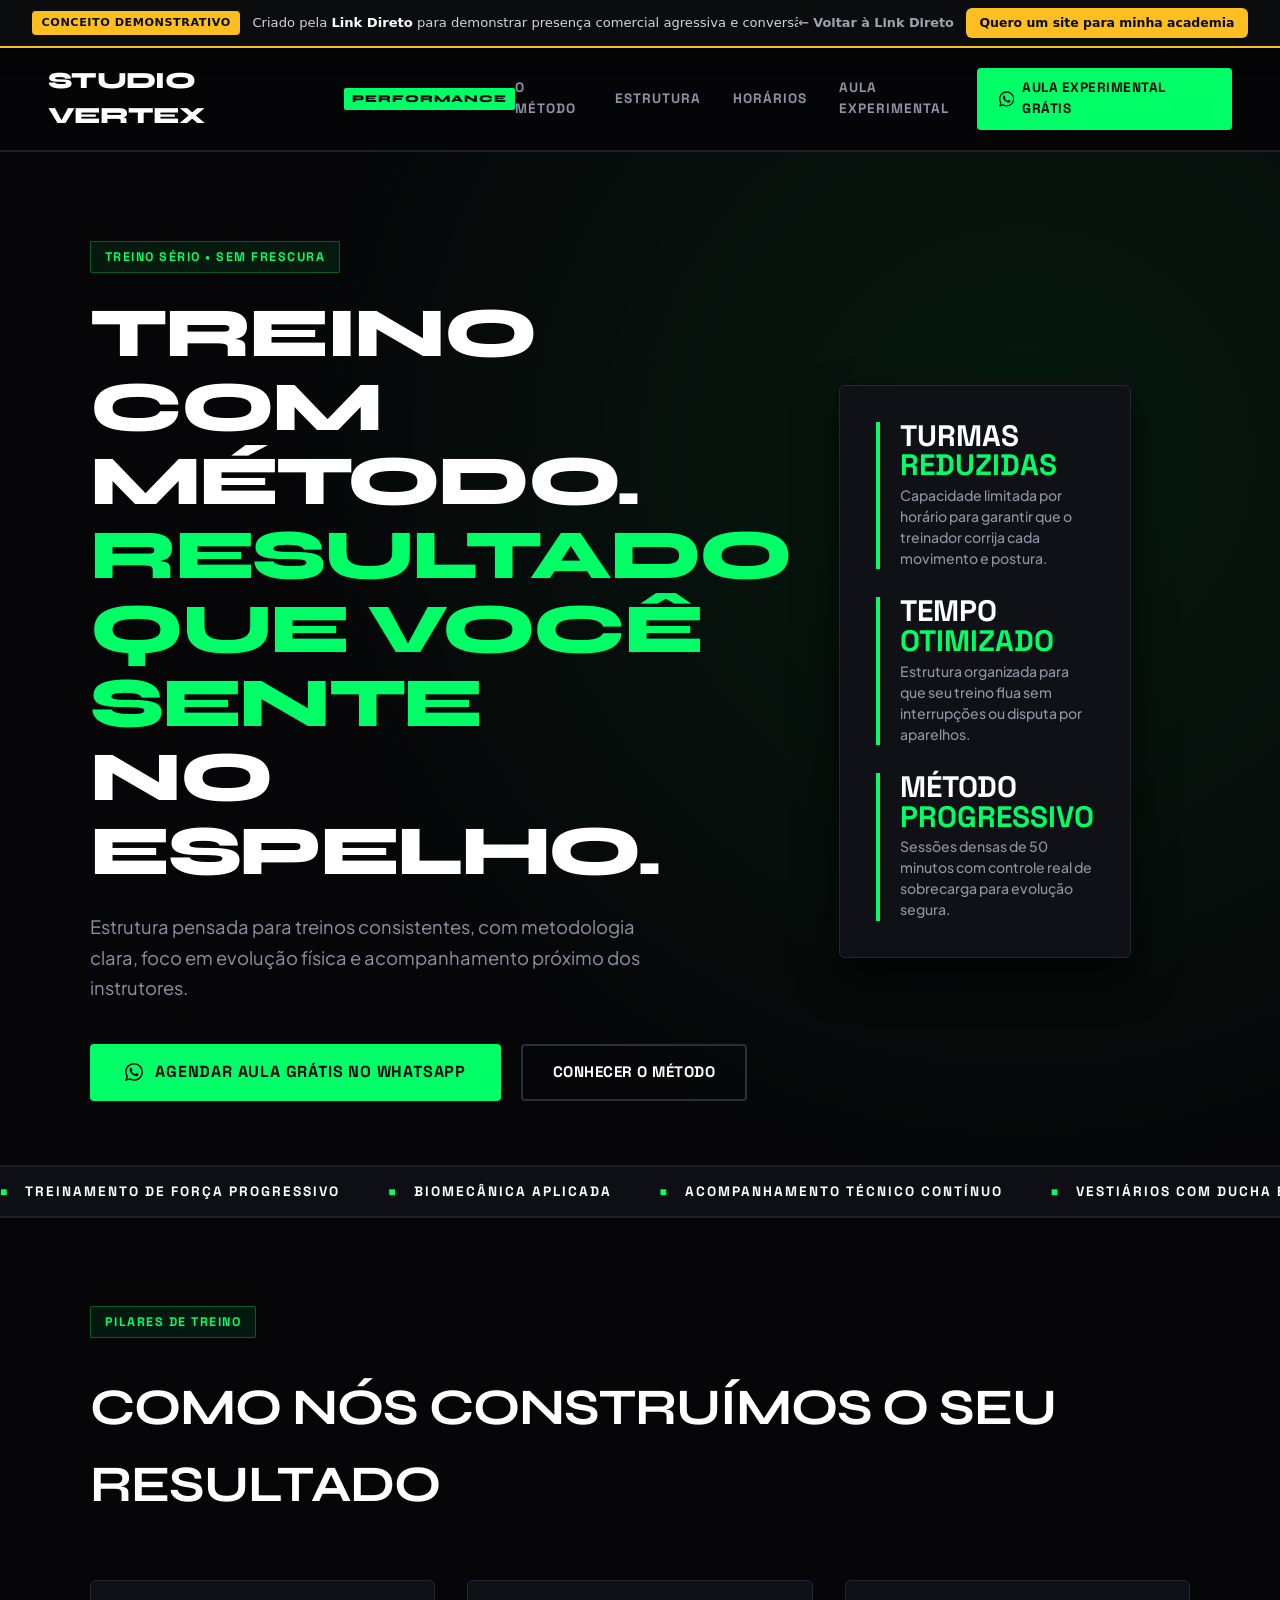
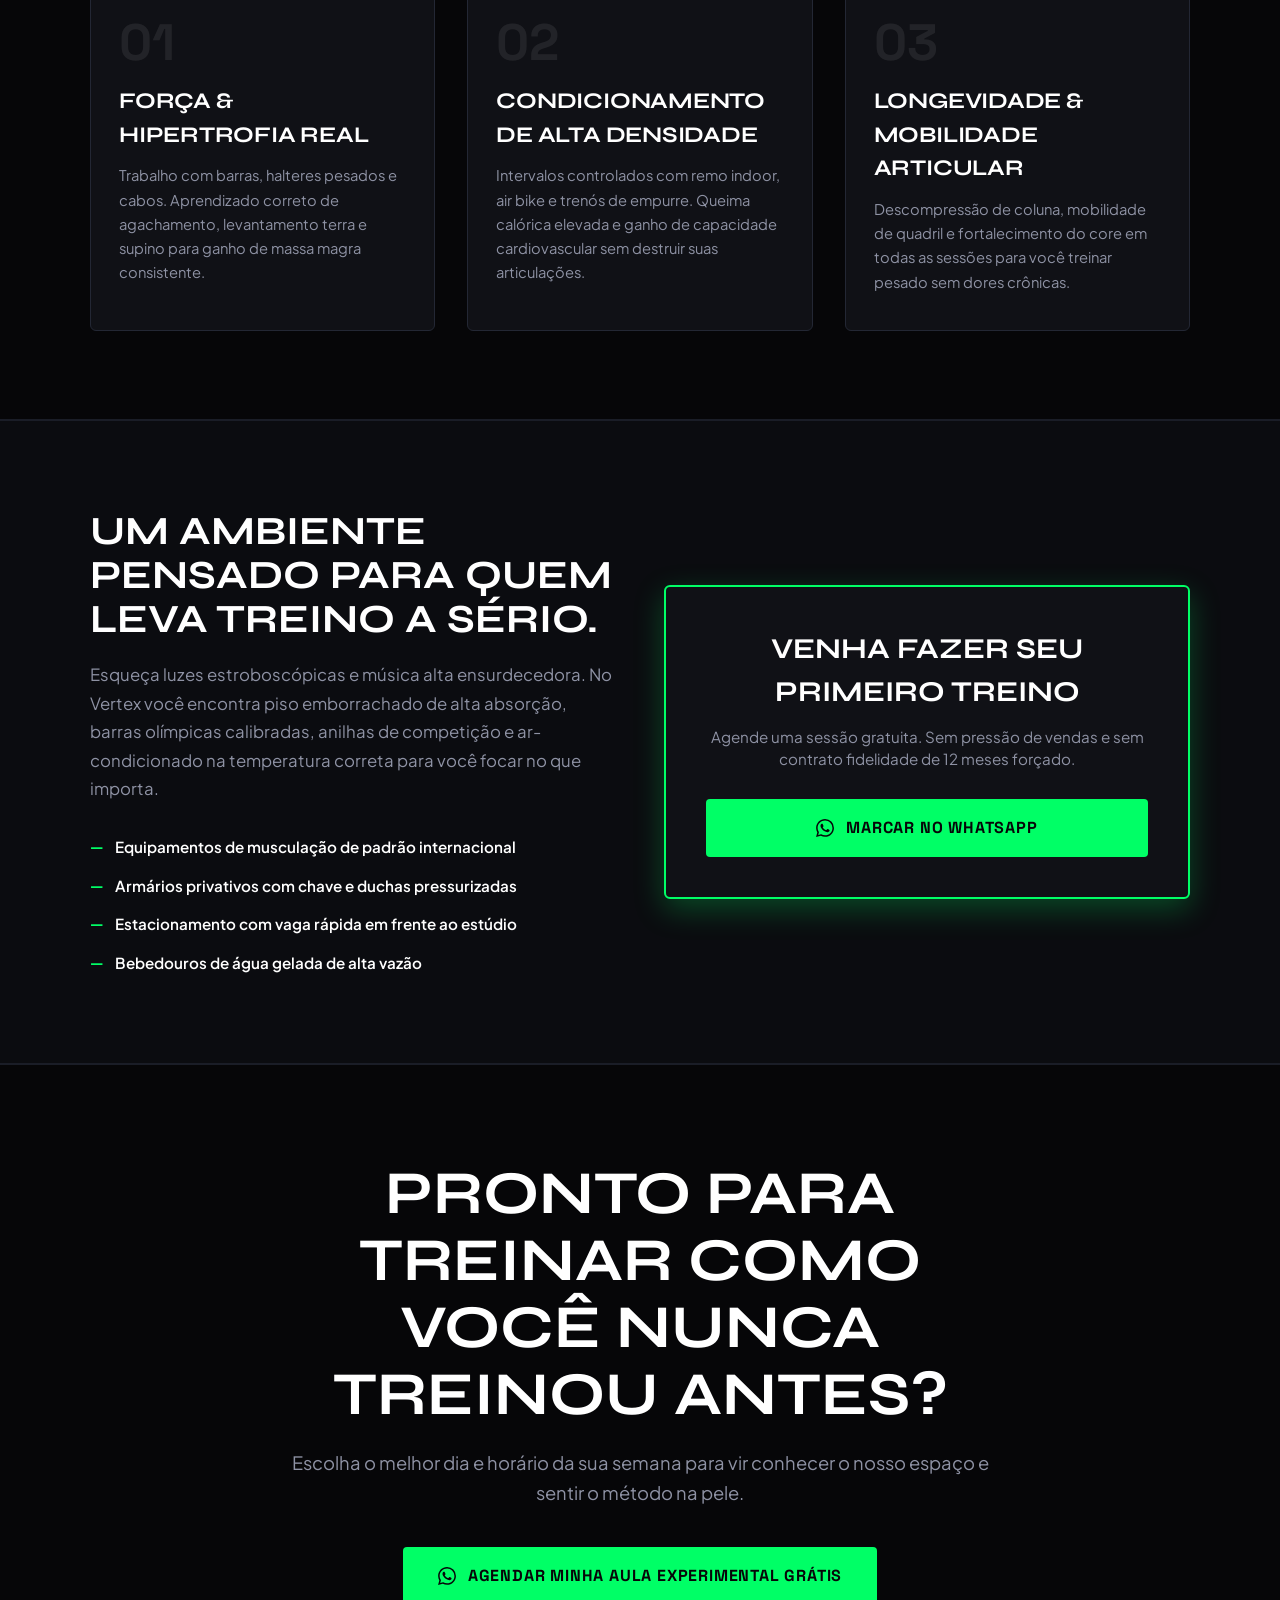
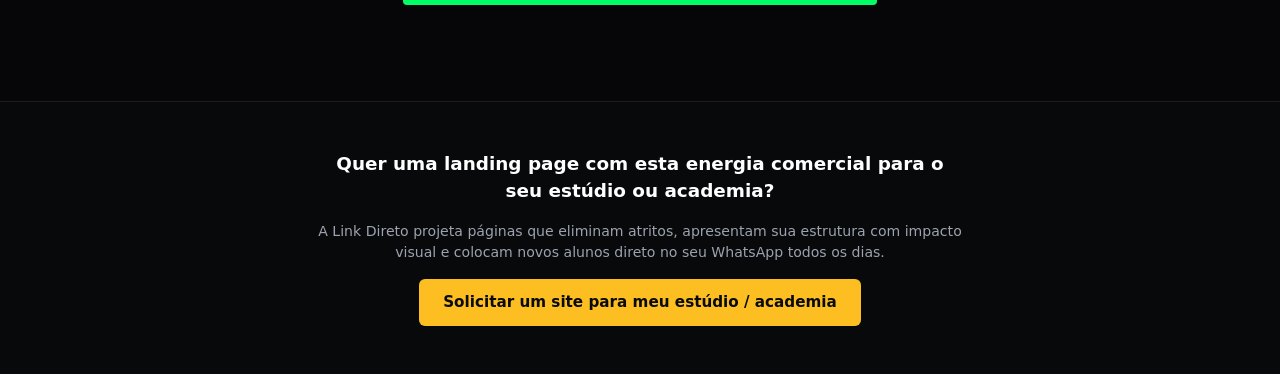
<file: projetos/studio-vertex.html>
<!DOCTYPE html>
<html lang="pt-BR">
<head>
  <meta charset="UTF-8">
  <meta name="viewport" content="width=device-width, initial-scale=1.0">
  <title>Studio Vertex — Performance & Treinamento de Força | Projeto Demonstrativo Link Direto</title>
  <meta name="description" content="Conceito demonstrativo para academias e centros de performance esportiva criado pela Link Direto. Treinos intensos, metodologia progressiva e agendamento via WhatsApp.">
  <link rel="icon" type="image/svg+xml" href="../favicon.svg">
  <link rel="preconnect" href="https://fonts.googleapis.com">
  <link rel="preconnect" href="https://fonts.gstatic.com" crossorigin>
  <link href="https://fonts.googleapis.com/css2?family=Plus+Jakarta+Sans:wght@500;600;700;800&family=Syne:wght@700;800&family=Space+Grotesk:wght@700;800&display=swap" rel="stylesheet">
  <link rel="stylesheet" href="projetos.css">
  <style>
    /* ==========================================================================
       STUDIO VERTEX — ENERGIA, MOVIMENTO & TIPOGRAFIA PESADA
       Paleta: Preto Absoluto (#050505), Chumbo Grafite (#111114), 
       Verde Neon Ácido (#00FF66), Branco Puro (#FFFFFF).
       Estética brutalista, assimétrica e de alta voltagem atlética.
       ========================================================================== */
    :root {
      --v-black: #060608;
      --v-surface: #101116;
      --v-card: #161820;
      --v-neon: #00FF66;
      --v-neon-glow: rgba(0, 255, 102, 0.25);
      --v-neon-dark: #00CC52;
      --v-white: #FFFFFF;
      --v-muted: #8E92A4;
      --font-display: 'Syne', sans-serif;
      --font-mono: 'Space Grotesk', sans-serif;
      --font-body: 'Plus Jakarta Sans', sans-serif;
    }

    * { box-sizing: border-box; margin: 0; padding: 0; }

    body {
      background-color: var(--v-black);
      color: #E2E8F0;
      font-family: var(--font-body);
      line-height: 1.5;
      overflow-x: hidden;
    }

    a { text-decoration: none; color: inherit; }

    /* Barra Superior com Atitude */
    .vertex-nav {
      position: sticky;
      top: var(--banner-height);
      background: rgba(6, 6, 8, 0.95);
      backdrop-filter: blur(14px);
      border-bottom: 2px solid #1E212B;
      z-index: 100;
      padding: 1rem clamp(1.25rem, 4vw, 3rem);
      display: flex;
      align-items: center;
      justify-content: space-between;
    }

    .vertex-brand {
      font-family: var(--font-display);
      font-size: 1.45rem;
      font-weight: 800;
      letter-spacing: -0.03em;
      color: #FFFFFF;
      display: flex;
      align-items: center;
      gap: 0.5rem;
    }

    .vertex-neon-tag {
      background: var(--v-neon);
      color: #060608;
      font-size: 0.65rem;
      font-weight: 800;
      padding: 0.2rem 0.5rem;
      border-radius: 2px;
      letter-spacing: 1px;
    }

    .vertex-nav-links {
      display: none;
      align-items: center;
      gap: 2rem;
      list-style: none;
      font-family: var(--font-mono);
      font-size: 0.85rem;
      font-weight: 700;
      text-transform: uppercase;
      letter-spacing: 1px;
      color: var(--v-muted);
    }

    .vertex-nav-links a:hover {
      color: var(--v-neon);
    }

    @media (min-width: 860px) {
      .vertex-nav-links { display: flex; }
    }

    .btn-neon-action {
      background: var(--v-neon);
      color: #060608;
      font-family: var(--font-mono);
      font-weight: 800;
      font-size: 0.85rem;
      text-transform: uppercase;
      letter-spacing: 0.5px;
      padding: 0.65rem 1.4rem;
      border-radius: 4px;
      transition: all 150ms cubic-bezier(0.16, 1, 0.3, 1);
      display: inline-flex;
      align-items: center;
      gap: 0.5rem;
    }

    .btn-neon-action:hover {
      background: #FFFFFF;
      box-shadow: 0 0 25px var(--v-neon);
      transform: translateY(-2px);
    }

    .vertex-container {
      max-width: 1180px;
      margin: 0 auto;
      padding: 0 clamp(1.25rem, 4vw, 2.5rem);
    }

    /* ==========================================================================
       HERO AGRESSIVO & ENERGIA VISUAL
       ========================================================================== */
    .hero-vertex {
      padding: clamp(3.5rem, 7vw, 6.5rem) 0 clamp(3rem, 5vw, 5rem);
      position: relative;
      border-bottom: 2px solid #1A1D27;
      background: radial-gradient(circle at 80% 30%, rgba(0, 255, 102, 0.08) 0%, transparent 60%);
    }

    .hero-vertex-inner {
      display: grid;
      grid-template-columns: 1fr;
      gap: 3rem;
      align-items: center;
    }

    @media (min-width: 960px) {
      .hero-vertex-inner {
        grid-template-columns: 1.2fr 0.8fr;
      }
    }

    .vertex-pill {
      display: inline-flex;
      align-items: center;
      gap: 0.6rem;
      font-family: var(--font-mono);
      font-size: 0.78rem;
      font-weight: 700;
      text-transform: uppercase;
      letter-spacing: 1.5px;
      color: var(--v-neon);
      background: rgba(0, 255, 102, 0.08);
      border: 1px solid rgba(0, 255, 102, 0.3);
      padding: 0.35rem 0.85rem;
      border-radius: 2px;
      margin-bottom: 1.5rem;
    }

    .hero-vertex h1 {
      font-family: var(--font-display);
      font-size: clamp(2.6rem, 5.5vw, 4.8rem);
      font-weight: 800;
      line-height: 1.05;
      letter-spacing: -0.035em;
      color: #FFFFFF;
      margin-bottom: 1.5rem;
      text-transform: uppercase;
    }

    .hero-vertex h1 span {
      color: var(--v-neon);
      display: inline-block;
    }

    .hero-vertex-lead {
      font-size: 1.15rem;
      color: var(--v-muted);
      line-height: 1.65;
      max-width: 580px;
      margin-bottom: 2.5rem;
    }

    .hero-vertex-actions {
      display: flex;
      flex-wrap: wrap;
      align-items: center;
      gap: 1.25rem;
    }

    .btn-neon-lg {
      background: var(--v-neon);
      color: #060608;
      font-family: var(--font-mono);
      font-weight: 800;
      font-size: 1rem;
      text-transform: uppercase;
      letter-spacing: 0.8px;
      padding: 1.05rem 2.2rem;
      border-radius: 4px;
      transition: all 160ms ease;
      display: inline-flex;
      align-items: center;
      gap: 0.75rem;
    }

    .btn-neon-lg:hover {
      background: #FFFFFF;
      box-shadow: 0 0 35px var(--v-neon);
      transform: translateY(-2px);
    }

    .btn-outline-athletic {
      border: 2px solid #2A2E3D;
      color: #FFFFFF;
      font-family: var(--font-mono);
      font-weight: 700;
      font-size: 0.95rem;
      text-transform: uppercase;
      letter-spacing: 0.5px;
      padding: 0.95rem 1.85rem;
      border-radius: 4px;
      transition: all 160ms ease;
    }

    .btn-outline-athletic:hover {
      border-color: var(--v-neon);
      color: var(--v-neon);
    }

    /* Painel Lateral com Métricas de Atitude */
    .hero-stats-panel {
      background: var(--v-surface);
      border: 1px solid #232734;
      border-radius: 6px;
      padding: 2.25rem;
      display: flex;
      flex-direction: column;
      gap: 1.75rem;
      box-shadow: 0 20px 40px rgba(0, 0, 0, 0.7);
    }

    .stat-hero-block {
      display: flex;
      flex-direction: column;
      border-left: 4px solid var(--v-neon);
      padding-left: 1.25rem;
    }

    .stat-hero-num {
      font-family: var(--font-mono);
      font-size: 2.5rem;
      font-weight: 800;
      color: #FFFFFF;
      line-height: 1;
      margin-bottom: 0.25rem;
    }

    .stat-hero-num em {
      color: var(--v-neon);
      font-style: normal;
    }

    .stat-hero-label {
      font-size: 0.88rem;
      color: var(--v-muted);
      font-weight: 500;
    }

    /* Ticker / Faixa de Movimento */
    .ticker-bar {
      background: #0E0F14;
      border-bottom: 2px solid #1E212B;
      padding: 0.9rem 0;
      overflow: hidden;
      white-space: nowrap;
    }

    .ticker-track {
      display: flex;
      gap: 3rem;
      font-family: var(--font-mono);
      font-size: 0.85rem;
      font-weight: 800;
      text-transform: uppercase;
      letter-spacing: 2px;
      color: #FFFFFF;
    }

    .ticker-track span {
      display: inline-flex;
      align-items: center;
      gap: 1rem;
    }

    .ticker-track span::before {
      content: '■';
      color: var(--v-neon);
      font-size: 0.75rem;
    }

    /* ==========================================================================
       SEÇÃO: O MÉTODO VERTEX (BLOCOS ASSIMÉTRICOS)
       ========================================================================== */
    .method-section {
      padding: 5.5rem 0;
      border-bottom: 2px solid #1A1D27;
    }

    .method-header {
      margin-bottom: 3.5rem;
      display: flex;
      flex-direction: column;
      gap: 0.5rem;
    }

    .method-header h2 {
      font-family: var(--font-display);
      font-size: clamp(2.2rem, 4vw, 3.2rem);
      text-transform: uppercase;
      color: #FFFFFF;
      letter-spacing: -0.02em;
    }

    .method-blocks-grid {
      display: grid;
      grid-template-columns: 1fr;
      gap: 2rem;
    }

    @media (min-width: 860px) {
      .method-blocks-grid {
        grid-template-columns: repeat(3, 1fr);
      }
    }

    .method-card {
      background: var(--v-surface);
      border: 1px solid #232734;
      border-radius: 6px;
      padding: 2.25rem 1.75rem;
      display: flex;
      flex-direction: column;
      position: relative;
      transition: transform 180ms ease, border-color 180ms ease;
    }

    .method-card:hover {
      transform: translateY(-5px);
      border-color: var(--v-neon);
    }

    .method-big-num {
      font-family: var(--font-mono);
      font-size: 3.2rem;
      font-weight: 800;
      color: rgba(255, 255, 255, 0.08);
      line-height: 1;
      margin-bottom: 1rem;
      transition: color 180ms;
    }

    .method-card:hover .method-big-num {
      color: var(--v-neon);
    }

    .method-card h3 {
      font-family: var(--font-display);
      font-size: 1.4rem;
      text-transform: uppercase;
      color: #FFFFFF;
      margin-bottom: 0.75rem;
      letter-spacing: -0.01em;
    }

    .method-card p {
      font-size: 0.92rem;
      color: var(--v-muted);
      line-height: 1.65;
    }

    /* ==========================================================================
       SEÇÃO: ESTRUTURA SEM FRESCURA
       ========================================================================== */
    .facility-section {
      padding: 5.5rem 0;
      border-bottom: 2px solid #1A1D27;
      background: #0B0C10;
    }

    .facility-grid {
      display: grid;
      grid-template-columns: 1fr;
      gap: 3rem;
      align-items: center;
    }

    @media (min-width: 900px) {
      .facility-grid {
        grid-template-columns: 1fr 1fr;
      }
    }

    .facility-copy h2 {
      font-family: var(--font-display);
      font-size: 2.5rem;
      text-transform: uppercase;
      color: #FFFFFF;
      margin-bottom: 1.25rem;
      line-height: 1.1;
    }

    .facility-copy p {
      font-size: 1.05rem;
      color: var(--v-muted);
      line-height: 1.7;
      margin-bottom: 2rem;
    }

    .facility-checklist {
      list-style: none;
      display: flex;
      flex-direction: column;
      gap: 1rem;
    }

    .facility-checklist li {
      display: flex;
      align-items: center;
      gap: 0.75rem;
      font-size: 0.95rem;
      color: #FFFFFF;
      font-weight: 600;
    }

    .facility-check-icon {
      color: var(--v-neon);
      font-family: var(--font-mono);
      font-weight: 800;
    }

    .facility-callout-box {
      background: var(--v-surface);
      border: 2px solid var(--v-neon);
      border-radius: 6px;
      padding: 2.5rem;
      text-align: center;
      box-shadow: 0 10px 30px var(--v-neon-glow);
    }

    .facility-callout-box h3 {
      font-family: var(--font-display);
      font-size: 1.8rem;
      text-transform: uppercase;
      color: #FFFFFF;
      margin-bottom: 0.75rem;
    }

    .facility-callout-box p {
      color: var(--v-muted);
      font-size: 0.95rem;
      margin-bottom: 1.75rem;
    }

    /* ==========================================================================
       SEÇÃO: COMECE COM 1 AULA EXPERIMENTAL (CTA)
       ========================================================================== */
    .start-vertex-section {
      padding: 6rem 0;
      text-align: center;
    }

    .start-box-centered {
      max-width: 720px;
      margin: 0 auto;
    }

    .start-box-centered h2 {
      font-family: var(--font-display);
      font-size: clamp(2.4rem, 5vw, 3.8rem);
      text-transform: uppercase;
      color: #FFFFFF;
      line-height: 1.1;
      margin-bottom: 1.25rem;
    }

    .start-box-centered p {
      font-size: 1.15rem;
      color: var(--v-muted);
      margin-bottom: 2.5rem;
      line-height: 1.6;
    }
  </style>
</head>
<body>

  <!-- Top Banner de Transparência Link Direto -->
  <aside class="demo-top-banner" aria-label="Aviso de Projeto Demonstrativo">
    <div class="demo-banner-content">
      <span class="demo-pill">Conceito Demonstrativo</span>
      <span class="demo-banner-text">
        Criado pela <strong>Link Direto</strong> para demonstrar presença comercial agressiva e conversão de alunos em academias e estúdios fitness.
      </span>
    </div>
    <div class="demo-banner-actions">
      <a href="../index.html#projetos" class="btn-banner-back">← Voltar à Link Direto</a>
      <a href="../index.html#contato" class="btn-banner-cta">Quero um site para minha academia</a>
    </div>
  </aside>

  <div class="demo-page-wrapper">
    <!-- Header com Atitude Vertex -->
    <header class="vertex-nav">
      <div class="vertex-brand">
        STUDIO VERTEX <span class="vertex-neon-tag">PERFORMANCE</span>
      </div>

      <ul class="vertex-nav-links">
        <li><a href="#metodo">O Método</a></li>
        <li><a href="#estrutura">Estrutura</a></li>
        <li><a href="#horarios">Horários</a></li>
        <li><a href="#agendar">Aula Experimental</a></li>
      </ul>

      <a href="https://wa.me/?text=Ol%C3%A1!%20Gostaria%20de%20garantir%20minha%20aula%20experimental%20no%20Studio%20Vertex." target="_blank" rel="noopener" class="btn-neon-action">
        <svg width="16" height="16" viewBox="0 0 24 24" fill="currentColor" aria-hidden="true"><path d="M17.472 14.382c-.297-.149-1.758-.867-2.03-.967-.273-.099-.471-.148-.67.15-.197.297-.767.966-.94 1.164-.173.199-.347.223-.644.075-.297-.15-1.255-.463-2.39-1.475-.883-.788-1.48-1.761-1.653-2.059-.173-.297-.018-.458.13-.606.134-.133.298-.347.446-.52.149-.174.198-.298.298-.497.099-.198.05-.371-.025-.52-.075-.149-.669-1.612-.916-2.207-.242-.579-.487-.5-.669-.51-.173-.008-.371-.01-.57-.01-.198 0-.52.074-.792.372-.272.297-1.04 1.016-1.04 2.479 0 1.462 1.065 2.875 1.213 3.074.149.198 2.096 3.2 5.077 4.487.709.306 1.262.489 1.694.625.712.227 1.36.195 1.871.118.571-.085 1.758-.719 2.006-1.413.248-.694.248-1.289.173-1.413-.074-.124-.272-.198-.57-.347m-5.421 7.403h-.004a9.87 9.87 0 01-5.031-1.378l-.361-.214-3.741.982.998-3.648-.235-.374a9.86 9.86 0 01-1.51-5.26c.001-5.45 4.436-9.884 9.888-9.884 2.64 0 5.122 1.03 6.988 2.898a9.825 9.825 0 012.893 6.994c-.003 5.45-4.437 9.884-9.885 9.884m8.413-18.297A11.815 11.815 0 0012.05 0C5.495 0 .16 5.335.157 11.892c0 2.096.547 4.142 1.588 5.945L.057 24l6.305-1.654a11.882 11.882 0 005.683 1.448h.005c6.554 0 11.89-5.335 11.893-11.893a11.821 11.821 0 00-3.48-8.413Z"/></svg>
        <span>Aula Experimental Grátis</span>
      </a>
    </header>

    <main>
      <!-- HERO VERTEX -->
      <section class="hero-vertex">
        <div class="vertex-container">
          <div class="hero-vertex-inner">
            <div>
              <div class="vertex-pill">
                <span>Treino Sério • Sem Frescura</span>
              </div>
              <h1>
                Treino com método. <span>Resultado que você sente</span> no espelho.
              </h1>
              <p class="hero-vertex-lead">
                Estrutura pensada para treinos consistentes, com metodologia clara, foco em evolução física e acompanhamento próximo dos instrutores.
              </p>
              <div class="hero-vertex-actions">
                <a href="https://wa.me/?text=Ol%C3%A1!%20Quero%20agendar%20minha%20aula%20experimental%20no%20Vertex." target="_blank" rel="noopener" class="btn-neon-lg">
                  <svg width="18" height="18" viewBox="0 0 24 24" fill="currentColor" aria-hidden="true"><path d="M17.472 14.382c-.297-.149-1.758-.867-2.03-.967-.273-.099-.471-.148-.67.15-.197.297-.767.966-.94 1.164-.173.199-.347.223-.644.075-.297-.15-1.255-.463-2.39-1.475-.883-.788-1.48-1.761-1.653-2.059-.173-.297-.018-.458.13-.606.134-.133.298-.347.446-.52.149-.174.198-.298.298-.497.099-.198.05-.371-.025-.52-.075-.149-.669-1.612-.916-2.207-.242-.579-.487-.5-.669-.51-.173-.008-.371-.01-.57-.01-.198 0-.52.074-.792.372-.272.297-1.04 1.016-1.04 2.479 0 1.462 1.065 2.875 1.213 3.074.149.198 2.096 3.2 5.077 4.487.709.306 1.262.489 1.694.625.712.227 1.36.195 1.871.118.571-.085 1.758-.719 2.006-1.413.248-.694.248-1.289.173-1.413-.074-.124-.272-.198-.57-.347m-5.421 7.403h-.004a9.87 9.87 0 01-5.031-1.378l-.361-.214-3.741.982.998-3.648-.235-.374a9.86 9.86 0 01-1.51-5.26c.001-5.45 4.436-9.884 9.888-9.884 2.64 0 5.122 1.03 6.988 2.898a9.825 9.825 0 012.893 6.994c-.003 5.45-4.437 9.884-9.885 9.884m8.413-18.297A11.815 11.815 0 0012.05 0C5.495 0 .16 5.335.157 11.892c0 2.096.547 4.142 1.588 5.945L.057 24l6.305-1.654a11.882 11.882 0 005.683 1.448h.005c6.554 0 11.89-5.335 11.893-11.893a11.821 11.821 0 00-3.48-8.413Z"/></svg>
                  <span>Agendar Aula Grátis no WhatsApp</span>
                </a>
                <a href="#metodo" class="btn-outline-athletic">
                  Conhecer o Método
                </a>
              </div>
            </div>

            <!-- Painel de Métricas Sem Frescura -->
            <div class="hero-stats-panel">
              <div class="stat-hero-block">
                <span class="stat-hero-num" style="font-size: 1.85rem;">TURMAS <em>REDUZIDAS</em></span>
                <span class="stat-hero-label">Capacidade limitada por horário para garantir que o treinador corrija cada movimento e postura.</span>
              </div>

              <div class="stat-hero-block">
                <span class="stat-hero-num" style="font-size: 1.85rem;">TEMPO <em>OTIMIZADO</em></span>
                <span class="stat-hero-label">Estrutura organizada para que seu treino flua sem interrupções ou disputa por aparelhos.</span>
              </div>

              <div class="stat-hero-block">
                <span class="stat-hero-num" style="font-size: 1.85rem;">MÉTODO <em>PROGRESSIVO</em></span>
                <span class="stat-hero-label">Sessões densas de 50 minutos com controle real de sobrecarga para evolução segura.</span>
              </div>
            </div>
          </div>
        </div>
      </section>

      <!-- TICKER DE ATITUDE -->
      <div class="ticker-bar">
        <div class="ticker-track">
          <span>Treinamento de Força Progressivo</span>
          <span>Biomecânica Aplicada</span>
          <span>Acompanhamento Técnico Contínuo</span>
          <span>Vestiários com Ducha e Toalhas</span>
          <span>Treinadores Formados e Atentos</span>
        </div>
      </div>

      <!-- O MÉTODO VERTEX -->
      <section id="metodo" class="method-section">
        <div class="vertex-container">
          <div class="method-header">
            <span class="vertex-pill" style="width: fit-content;">Pilares de Treino</span>
            <h2>Como nós construímos o seu resultado</h2>
          </div>

          <div class="method-blocks-grid">
            <div class="method-card">
              <span class="method-big-num">01</span>
              <h3>Força & Hipertrofia Real</h3>
              <p>Trabalho com barras, halteres pesados e cabos. Aprendizado correto de agachamento, levantamento terra e supino para ganho de massa magra consistente.</p>
            </div>

            <div class="method-card">
              <span class="method-big-num">02</span>
              <h3>Condicionamento de Alta Densidade</h3>
              <p>Intervalos controlados com remo indoor, air bike e trenós de empurre. Queima calórica elevada e ganho de capacidade cardiovascular sem destruir suas articulações.</p>
            </div>

            <div class="method-card">
              <span class="method-big-num">03</span>
              <h3>Longevidade & Mobilidade Articular</h3>
              <p>Descompressão de coluna, mobilidade de quadril e fortalecimento do core em todas as sessões para você treinar pesado sem dores crônicas.</p>
            </div>
          </div>
        </div>
      </section>

      <!-- ESTRUTURA REAL -->
      <section id="estrutura" class="facility-section">
        <div class="vertex-container">
          <div class="facility-grid">
            <div class="facility-copy">
              <h2>Um ambiente pensado para quem leva treino a sério.</h2>
              <p>
                Esqueça luzes estroboscópicas e música alta ensurdecedora. No Vertex você encontra piso emborrachado de alta absorção, barras olímpicas calibradas, anilhas de competição e ar-condicionado na temperatura correta para você focar no que importa.
              </p>
              <ul class="facility-checklist">
                <li><span class="facility-check-icon">—</span> Equipamentos de musculação de padrão internacional</li>
                <li><span class="facility-check-icon">—</span> Armários privativos com chave e duchas pressurizadas</li>
                <li><span class="facility-check-icon">—</span> Estacionamento com vaga rápida em frente ao estúdio</li>
                <li><span class="facility-check-icon">—</span> Bebedouros de água gelada de alta vazão</li>
              </ul>
            </div>

            <div class="facility-callout-box">
              <h3>Venha fazer seu primeiro treino</h3>
              <p>Agende uma sessão gratuita. Sem pressão de vendas e sem contrato fidelidade de 12 meses forçado.</p>
              <a href="https://wa.me/?text=Ol%C3%A1!%20Gostaria%20de%20marcar%20minha%20aula%20experimental%20no%20Studio%20Vertex." target="_blank" rel="noopener" class="btn-neon-lg" style="width: 100%; justify-content: center;">
                <svg width="18" height="18" viewBox="0 0 24 24" fill="currentColor" aria-hidden="true"><path d="M17.472 14.382c-.297-.149-1.758-.867-2.03-.967-.273-.099-.471-.148-.67.15-.197.297-.767.966-.94 1.164-.173.199-.347.223-.644.075-.297-.15-1.255-.463-2.39-1.475-.883-.788-1.48-1.761-1.653-2.059-.173-.297-.018-.458.13-.606.134-.133.298-.347.446-.52.149-.174.198-.298.298-.497.099-.198.05-.371-.025-.52-.075-.149-.669-1.612-.916-2.207-.242-.579-.487-.5-.669-.51-.173-.008-.371-.01-.57-.01-.198 0-.52.074-.792.372-.272.297-1.04 1.016-1.04 2.479 0 1.462 1.065 2.875 1.213 3.074.149.198 2.096 3.2 5.077 4.487.709.306 1.262.489 1.694.625.712.227 1.36.195 1.871.118.571-.085 1.758-.719 2.006-1.413.248-.694.248-1.289.173-1.413-.074-.124-.272-.198-.57-.347m-5.421 7.403h-.004a9.87 9.87 0 01-5.031-1.378l-.361-.214-3.741.982.998-3.648-.235-.374a9.86 9.86 0 01-1.51-5.26c.001-5.45 4.436-9.884 9.888-9.884 2.64 0 5.122 1.03 6.988 2.898a9.825 9.825 0 012.893 6.994c-.003 5.45-4.437 9.884-9.885 9.884m8.413-18.297A11.815 11.815 0 0012.05 0C5.495 0 .16 5.335.157 11.892c0 2.096.547 4.142 1.588 5.945L.057 24l6.305-1.654a11.882 11.882 0 005.683 1.448h.005c6.554 0 11.89-5.335 11.893-11.893a11.821 11.821 0 00-3.48-8.413Z"/></svg>
                <span>Marcar no WhatsApp</span>
              </a>
            </div>
          </div>
        </div>
      </section>

      <!-- CTA FINAL VERTEX -->
      <section id="agendar" class="start-vertex-section">
        <div class="vertex-container">
          <div class="start-box-centered">
            <h2>Pronto para treinar como você nunca treinou antes?</h2>
            <p>Escolha o melhor dia e horário da sua semana para vir conhecer o nosso espaço e sentir o método na pele.</p>
            <a href="https://wa.me/?text=Ol%C3%A1!%20Gostaria%20de%20agendar%20minha%20aula%20experimental%20no%20Studio%20Vertex." target="_blank" rel="noopener" class="btn-neon-lg">
              <svg width="18" height="18" viewBox="0 0 24 24" fill="currentColor" aria-hidden="true"><path d="M17.472 14.382c-.297-.149-1.758-.867-2.03-.967-.273-.099-.471-.148-.67.15-.197.297-.767.966-.94 1.164-.173.199-.347.223-.644.075-.297-.15-1.255-.463-2.39-1.475-.883-.788-1.48-1.761-1.653-2.059-.173-.297-.018-.458.13-.606.134-.133.298-.347.446-.52.149-.174.198-.298.298-.497.099-.198.05-.371-.025-.52-.075-.149-.669-1.612-.916-2.207-.242-.579-.487-.5-.669-.51-.173-.008-.371-.01-.57-.01-.198 0-.52.074-.792.372-.272.297-1.04 1.016-1.04 2.479 0 1.462 1.065 2.875 1.213 3.074.149.198 2.096 3.2 5.077 4.487.709.306 1.262.489 1.694.625.712.227 1.36.195 1.871.118.571-.085 1.758-.719 2.006-1.413.248-.694.248-1.289.173-1.413-.074-.124-.272-.198-.57-.347m-5.421 7.403h-.004a9.87 9.87 0 01-5.031-1.378l-.361-.214-3.741.982.998-3.648-.235-.374a9.86 9.86 0 01-1.51-5.26c.001-5.45 4.436-9.884 9.888-9.884 2.64 0 5.122 1.03 6.988 2.898a9.825 9.825 0 012.893 6.994c-.003 5.45-4.437 9.884-9.885 9.884m8.413-18.297A11.815 11.815 0 0012.05 0C5.495 0 .16 5.335.157 11.892c0 2.096.547 4.142 1.588 5.945L.057 24l6.305-1.654a11.882 11.882 0 005.683 1.448h.005c6.554 0 11.89-5.335 11.893-11.893a11.821 11.821 0 00-3.48-8.413Z"/></svg>
              <span>Agendar Minha Aula Experimental Grátis</span>
            </a>
          </div>
        </div>
      </section>
    </main>

    <!-- Footer Demonstrativo Link Direto -->
    <footer class="demo-footer">
      <div class="demo-footer-box">
        <h4>Quer uma landing page com esta energia comercial para o seu estúdio ou academia?</h4>
        <p>A Link Direto projeta páginas que eliminam atritos, apresentam sua estrutura com impacto visual e colocam novos alunos direto no seu WhatsApp todos os dias.</p>
        <a href="../index.html#contato" class="btn-banner-cta" style="padding: 0.75rem 1.5rem; font-size: 0.95rem;">
          Solicitar um site para meu estúdio / academia
        </a>
      </div>
    </footer>
  </div>

</body>
</html>
</file>
<file: style.css>
/* ==========================================================================
   LINK DIRETO — ESTILOS PRINCIPAIS
   Paleta: Preto (#0A0B0D), Branco (#FFFFFF), Amarelo (#FCBE21)
   Foco: Clareza, Modernidade, Acessibilidade, Conversão e Performance
   ========================================================================== */

:root {
  /* Cores Base */
  --bg-main: #0A0B0D;
  --bg-surface: #121317;
  --bg-card: #181920;
  --bg-card-hover: #1E2029;
  --bg-elevated: #232530;

  /* Bordas */
  --border-subtle: rgba(255, 255, 255, 0.08);
  --border-medium: rgba(255, 255, 255, 0.16);
  --border-accent: rgba(252, 190, 33, 0.4);

  /* Textos */
  --text-primary: #FFFFFF;
  --text-secondary: #CBD0DF;
  --text-muted: #8E94A5;
  --text-inverse: #0A0B0D;

  /* Amarelo de Destaque Estratégico */
  --accent-yellow: #FCBE21;
  --accent-yellow-hover: #E5AA18;
  --accent-yellow-glow: rgba(252, 190, 33, 0.2);
  --accent-yellow-bg: rgba(252, 190, 33, 0.1);

  /* Tipografia */
  --font-sans: 'Inter', system-ui, -apple-system, BlinkMacSystemFont, 'Segoe UI', Roboto, sans-serif;
  --font-heading: 'Space Grotesk', var(--font-sans);
  --font-mono: 'JetBrains Mono', ui-monospace, SFMono-Regular, Menlo, Monaco, Consolas, monospace;

  /* Sombras */
  --shadow-sm: 0 2px 8px rgba(0, 0, 0, 0.3);
  --shadow-md: 0 8px 24px rgba(0, 0, 0, 0.4);
  --shadow-lg: 0 16px 40px rgba(0, 0, 0, 0.6);
  --shadow-yellow: 0 4px 20px rgba(252, 190, 33, 0.25);

  /* Raios de borda */
  --radius-xs: 4px;
  --radius-sm: 8px;
  --radius-md: 12px;
  --radius-lg: 18px;
  --radius-xl: 24px;
  --radius-full: 9999px;

  /* Transições */
  --transition-fast: 150ms cubic-bezier(0.16, 1, 0.3, 1);
  --transition-normal: 250ms cubic-bezier(0.16, 1, 0.3, 1);
  --transition-slow: 400ms cubic-bezier(0.16, 1, 0.3, 1);

  /* Layout */
  --container-max: 1200px;
  --header-height: 76px;
}

/* Reset Moderno */
*, *::before, *::after {
  box-sizing: border-box;
  margin: 0;
  padding: 0;
}

html {
  scroll-behavior: smooth;
  scroll-padding-top: calc(var(--header-height) + 24px);
  -webkit-text-size-adjust: 100%;
}

body {
  font-family: var(--font-sans);
  background-color: var(--bg-main);
  color: var(--text-secondary);
  line-height: 1.6;
  font-size: 1rem;
  overflow-x: hidden;
  -webkit-font-smoothing: antialiased;
  -moz-osx-font-smoothing: grayscale;
}

/* Links & Acessibilidade */
a {
  color: inherit;
  text-decoration: none;
  transition: color var(--transition-fast);
}

a:focus-visible,
button:focus-visible,
input:focus-visible,
select:focus-visible,
textarea:focus-visible {
  outline: 2px solid var(--accent-yellow);
  outline-offset: 3px;
}

img, svg {
  display: block;
  max-width: 100%;
}

/* Utilitários de Layout */
.container {
  width: 100%;
  max-width: var(--container-max);
  margin-left: auto;
  margin-right: auto;
  padding-left: clamp(1.25rem, 4vw, 2.5rem);
  padding-right: clamp(1.25rem, 4vw, 2.5rem);
}

.section-padding {
  padding-top: clamp(4.5rem, 8vw, 8rem);
  padding-bottom: clamp(4.5rem, 8vw, 8rem);
}

/* ==========================================================================
   TIPOGRAFIA & CABEÇALHOS
   ========================================================================== */

h1, h2, h3, h4, h5, h6 {
  font-family: var(--font-heading);
  color: var(--text-primary);
  font-weight: 700;
  line-height: 1.2;
  letter-spacing: -0.025em;
}

.title-hero {
  font-size: clamp(2.15rem, 4vw, 3.65rem);
  font-weight: 800;
  line-height: 1.14;
  letter-spacing: -0.03em;
  color: var(--text-primary);
  max-width: 680px;
}

.title-section {
  font-size: clamp(1.85rem, 3.5vw, 2.85rem);
  font-weight: 700;
  letter-spacing: -0.025em;
  color: var(--text-primary);
  margin-bottom: 1rem;
}

.subtitle-section {
  font-size: clamp(1rem, 1.2vw, 1.2rem);
  color: var(--text-secondary);
  max-width: 680px;
  line-height: 1.6;
}

.section-header {
  margin-bottom: clamp(2.5rem, 5vw, 4rem);
}

.section-header.center {
  text-align: center;
}

.section-header.center .subtitle-section {
  margin-left: auto;
  margin-right: auto;
}

/* ==========================================================================
   ELEMENTOS DE MARCA & BADGES
   ========================================================================== */

.brand-logo {
  display: inline-flex;
  align-items: center;
  gap: 0.65rem;
  font-weight: 800;
  font-size: 1.35rem;
  letter-spacing: -0.02em;
  user-select: none;
}

.brand-icon {
  width: 32px;
  height: 32px;
  display: inline-flex;
  align-items: center;
  justify-content: center;
  background-color: var(--bg-card);
  border: 1px solid var(--border-medium);
  border-radius: var(--radius-sm);
  color: var(--accent-yellow);
  flex-shrink: 0;
  transition: transform var(--transition-fast), border-color var(--transition-fast);
}

.brand-logo:hover .brand-icon {
  transform: translateY(-1px);
  border-color: var(--accent-yellow);
}

.brand-text-link {
  color: var(--text-primary);
  text-transform: uppercase;
  font-weight: 800;
}

.brand-text-direto {
  color: var(--accent-yellow);
  text-transform: uppercase;
  font-weight: 800;
}

/* Badges Estratégicos */
.badge {
  display: inline-flex;
  align-items: center;
  gap: 0.5rem;
  padding: 0.4rem 0.9rem;
  background-color: var(--accent-yellow-bg);
  border: 1px solid var(--accent-yellow-border);
  border-radius: var(--radius-full);
  font-size: 0.85rem;
  font-weight: 600;
  color: var(--accent-yellow);
  width: fit-content;
  letter-spacing: 0.01em;
}

.badge-dot {
  width: 7px;
  height: 7px;
  background-color: var(--accent-yellow);
  border-radius: 50%;
  box-shadow: 0 0 8px var(--accent-yellow);
}

.badge-neutral {
  background-color: rgba(255, 255, 255, 0.05);
  border-color: var(--border-subtle);
  color: var(--text-secondary);
}

.badge-demo {
  background: rgba(252, 190, 33, 0.08);
  border: 1px solid rgba(252, 190, 33, 0.25);
  color: var(--accent-yellow);
  font-size: 0.78rem;
  text-transform: uppercase;
  letter-spacing: 0.05em;
  padding: 0.3rem 0.7rem;
  border-radius: var(--radius-xs);
  font-weight: 700;
}

/* ==========================================================================
   BOTÕES & AÇÕES
   ========================================================================== */

.btn {
  display: inline-flex;
  align-items: center;
  justify-content: center;
  gap: 0.6rem;
  padding: 0.85rem 1.75rem;
  font-size: 0.95rem;
  font-weight: 700;
  font-family: inherit;
  border-radius: var(--radius-md);
  cursor: pointer;
  transition: all var(--transition-normal);
  border: 1px solid transparent;
  white-space: nowrap;
}

.btn-primary {
  background-color: var(--accent-yellow);
  color: var(--text-inverse);
  box-shadow: var(--shadow-yellow);
}

.btn-primary:hover {
  background-color: var(--accent-yellow-hover);
  transform: translateY(-2px);
  box-shadow: 0 8px 25px rgba(252, 190, 33, 0.35);
}

.btn-primary:active {
  transform: translateY(0);
}

.btn-secondary {
  background-color: var(--bg-card);
  color: var(--text-primary);
  border: 1px solid var(--border-medium);
}

.btn-secondary:hover {
  background-color: var(--bg-card-hover);
  border-color: rgba(255, 255, 255, 0.3);
  color: var(--text-primary);
  transform: translateY(-2px);
}

.btn-outline-yellow {
  background-color: transparent;
  color: var(--accent-yellow);
  border: 1px solid var(--accent-yellow);
}

.btn-outline-yellow:hover {
  background-color: var(--accent-yellow-bg);
  border-color: var(--accent-yellow-hover);
}

.btn-sm {
  padding: 0.55rem 1.15rem;
  font-size: 0.85rem;
  border-radius: var(--radius-sm);
}

.btn-lg {
  padding: 0.85rem 1.65rem;
  font-size: 0.95rem;
}

/* ==========================================================================
   HEADER & NAVEGAÇÃO
   ========================================================================== */

.header {
  position: fixed;
  top: 0;
  left: 0;
  right: 0;
  height: var(--header-height);
  background-color: rgba(10, 11, 13, 0.85);
  backdrop-filter: blur(16px);
  -webkit-backdrop-filter: blur(16px);
  border-bottom: 1px solid var(--border-subtle);
  z-index: 1000;
  transition: background-color var(--transition-normal), border-color var(--transition-normal);
}

.header-content {
  display: flex;
  align-items: center;
  justify-content: space-between;
  height: 100%;
}

.nav-desktop {
  display: none;
}

.nav-links {
  display: flex;
  align-items: center;
  gap: 2rem;
  list-style: none;
}

.nav-link {
  font-size: 0.92rem;
  font-weight: 500;
  color: var(--text-secondary);
  position: relative;
  padding: 0.5rem 0;
}

.nav-link:hover {
  color: var(--text-primary);
}

.nav-link::after {
  content: '';
  position: absolute;
  bottom: 0;
  left: 0;
  width: 0%;
  height: 2px;
  background-color: var(--accent-yellow);
  transition: width var(--transition-fast);
}

.nav-link:hover::after {
  width: 100%;
}

.header-actions {
  display: flex;
  align-items: center;
  gap: 1rem;
}

/* Botão Mobile Hamburger */
.mobile-toggle {
  display: flex;
  flex-direction: column;
  justify-content: center;
  gap: 5px;
  width: 40px;
  height: 40px;
  background: transparent;
  border: 1px solid var(--border-subtle);
  border-radius: var(--radius-sm);
  cursor: pointer;
  padding: 8px;
  color: var(--text-primary);
}

.mobile-toggle span {
  display: block;
  height: 2px;
  width: 100%;
  background-color: var(--text-primary);
  border-radius: 2px;
  transition: transform var(--transition-fast), opacity var(--transition-fast);
}

.mobile-toggle.active span:nth-child(1) {
  transform: translateY(7px) rotate(45deg);
}

.mobile-toggle.active span:nth-child(2) {
  opacity: 0;
}

.mobile-toggle.active span:nth-child(3) {
  transform: translateY(-7px) rotate(-45deg);
}

/* Menu Mobile Overlay */
.mobile-nav-overlay {
  position: fixed;
  top: var(--header-height);
  left: 0;
  right: 0;
  bottom: 0;
  background-color: rgba(10, 11, 13, 0.98);
  backdrop-filter: blur(20px);
  padding: 2rem 1.5rem;
  display: flex;
  flex-direction: column;
  justify-content: space-between;
  transform: translateY(-100%);
  opacity: 0;
  pointer-events: none;
  transition: transform var(--transition-normal), opacity var(--transition-normal);
  z-index: 999;
}

.mobile-nav-overlay.open {
  transform: translateY(0);
  opacity: 1;
  pointer-events: auto;
}

.mobile-nav-links {
  list-style: none;
  display: flex;
  flex-direction: column;
  gap: 1.5rem;
}

.mobile-nav-link {
  font-size: 1.35rem;
  font-weight: 700;
  color: var(--text-primary);
  display: block;
  padding: 0.5rem 0;
  border-bottom: 1px solid var(--border-subtle);
}

.mobile-nav-link:hover {
  color: var(--accent-yellow);
}

@media (min-width: 900px) {
  .nav-desktop {
    display: block;
  }
  .mobile-toggle {
    display: none;
  }
}

/* ==========================================================================
   HERO SECTION
   ========================================================================== */

.hero-section {
  position: relative;
  padding-top: calc(var(--header-height) + clamp(2.5rem, 5vw, 4.5rem));
  padding-bottom: clamp(3.5rem, 6vw, 6rem);
  background: radial-gradient(circle at 50% 0%, rgba(252, 190, 33, 0.05) 0%, transparent 60%);
  border-bottom: 1px solid var(--border-subtle);
}

.hero-grid {
  display: grid;
  grid-template-columns: 1fr;
  gap: clamp(2.5rem, 5vw, 4rem);
  align-items: center;
}

@media (min-width: 992px) {
  .hero-grid {
    grid-template-columns: 1.25fr 0.75fr;
  }
}

.hero-copy {
  display: flex;
  flex-direction: column;
  gap: 1.5rem;
}

.hero-headline-highlight {
  color: var(--accent-yellow);
  position: relative;
  display: inline-block;
}

.hero-subheadline {
  font-size: clamp(1rem, 1.15vw, 1.15rem);
  color: var(--text-secondary);
  line-height: 1.65;
  max-width: 540px;
}

.hero-ctas {
  display: flex;
  flex-wrap: wrap;
  align-items: center;
  gap: 1rem;
  margin-top: 0.5rem;
}

.hero-trust-indicators {
  display: flex;
  flex-wrap: wrap;
  gap: 1.5rem;
  padding-top: 1.5rem;
  border-top: 1px solid var(--border-subtle);
  margin-top: 1rem;
}

.trust-item {
  display: flex;
  align-items: center;
  gap: 0.6rem;
  font-size: 0.88rem;
  color: var(--text-muted);
}

.trust-item svg {
  color: var(--accent-yellow);
  flex-shrink: 0;
}

/* Visual Mockup Interativo no Hero */
.hero-visual {
  position: relative;
}

.hero-preview-window {
  background: var(--bg-surface);
  border: 1px solid var(--border-medium);
  border-radius: var(--radius-lg);
  box-shadow: var(--shadow-lg), 0 0 40px rgba(0, 0, 0, 0.8);
  overflow: hidden;
  position: relative;
}

.window-header {
  background: var(--bg-card);
  padding: 0.75rem 1rem;
  display: flex;
  align-items: center;
  gap: 0.85rem;
  border-bottom: 1px solid var(--border-subtle);
}

.window-dots {
  display: flex;
  gap: 6px;
}

.window-dot {
  width: 10px;
  height: 10px;
  border-radius: 50%;
  background: rgba(255, 255, 255, 0.2);
}

.window-url-bar {
  flex: 1;
  background: var(--bg-main);
  border: 1px solid var(--border-subtle);
  border-radius: var(--radius-xs);
  padding: 0.25rem 0.75rem;
  font-size: 0.75rem;
  font-family: var(--font-mono);
  color: var(--text-muted);
  display: flex;
  align-items: center;
  gap: 0.5rem;
  overflow: hidden;
  text-overflow: ellipsis;
  white-space: nowrap;
}

.window-url-bar svg {
  color: var(--accent-yellow);
}

.window-body {
  padding: 1.5rem;
  background: linear-gradient(180deg, #13151B 0%, #0F1014 100%);
  display: flex;
  flex-direction: column;
  gap: 1.25rem;
}

/* Demonstração visual esquemática do valor da Link Direto */
.flow-diagram {
  background: var(--bg-card);
  border: 1px solid var(--border-subtle);
  border-radius: var(--radius-md);
  padding: 1.25rem;
  display: flex;
  flex-direction: column;
  gap: 1rem;
}

.flow-step {
  display: flex;
  align-items: center;
  gap: 0.85rem;
}

.flow-icon-wrap {
  width: 36px;
  height: 36px;
  border-radius: var(--radius-sm);
  background: rgba(255, 255, 255, 0.05);
  display: flex;
  align-items: center;
  justify-content: center;
  color: var(--text-primary);
  flex-shrink: 0;
}

.flow-icon-wrap.active {
  background: var(--accent-yellow);
  color: var(--text-inverse);
  box-shadow: 0 0 16px rgba(252, 190, 33, 0.4);
}

.flow-text {
  flex: 1;
}

.flow-text h4 {
  font-size: 0.88rem;
  margin-bottom: 0.15rem;
}

.flow-text p {
  font-size: 0.78rem;
  color: var(--text-muted);
}

.flow-connector {
  width: 2px;
  height: 16px;
  background: dashed var(--border-medium);
  margin-left: 17px;
}

/* ==========================================================================
   SEÇÃO "O QUE FAZEMOS" (SOLUÇÕES EDITORIAL)
   ========================================================================== */

.solutions-editorial-layout {
  display: grid;
  grid-template-columns: 1fr;
  gap: 3rem;
}

@media (min-width: 900px) {
  .solutions-editorial-layout {
    grid-template-columns: 0.9fr 1.1fr;
    gap: 4.5rem;
    align-items: start;
  }

  .solutions-sticky-intro {
    position: sticky;
    top: calc(var(--header-height) + 2rem);
  }
}

.solutions-sticky-intro {
  display: flex;
  flex-direction: column;
  gap: 1.25rem;
}

.solutions-intro-text {
  font-size: clamp(1.02rem, 1.2vw, 1.15rem);
  color: var(--text-secondary);
  line-height: 1.7;
}

.solutions-editorial-note {
  border-left: 2px solid var(--accent-yellow);
  padding-left: 1rem;
  margin-top: 0.75rem;
}

.solutions-editorial-note span {
  font-size: 0.88rem;
  color: var(--text-muted);
  line-height: 1.6;
}

.solutions-editorial-list {
  display: flex;
  flex-direction: column;
}

.solution-editorial-row {
  padding: 2.25rem 0;
  border-top: 1px solid var(--border-subtle);
  display: flex;
  flex-direction: column;
  gap: 1rem;
  transition: border-color var(--transition-fast);
}

.solution-editorial-row:last-child {
  border-bottom: 1px solid var(--border-subtle);
}

.solution-editorial-row:hover {
  border-color: rgba(255, 255, 255, 0.2);
}

.solution-row-header {
  display: flex;
  align-items: baseline;
  gap: 1.25rem;
}

.solution-row-index {
  font-family: var(--font-mono);
  font-size: 1.45rem;
  font-weight: 800;
  color: var(--accent-yellow);
  letter-spacing: -0.02em;
  line-height: 1;
  min-width: 2.2rem;
}

.solution-row-title {
  font-family: var(--font-heading);
  font-size: 1.35rem;
  font-weight: 700;
  color: var(--text-primary);
  letter-spacing: -0.02em;
}

.solution-row-desc {
  font-size: 0.95rem;
  color: var(--text-secondary);
  line-height: 1.65;
}

.solution-tags {
  display: flex;
  flex-wrap: wrap;
  gap: 0.5rem;
  margin-top: 0.25rem;
}

.solution-tag {
  font-size: 0.76rem;
  font-weight: 600;
  color: var(--text-muted);
  background-color: rgba(255, 255, 255, 0.03);
  border: 1px solid var(--border-subtle);
  padding: 0.25rem 0.65rem;
  border-radius: var(--radius-xs);
  letter-spacing: 0.02em;
  transition: color var(--transition-fast), border-color var(--transition-fast);
}

.solution-editorial-row:hover .solution-tag {
  color: var(--text-secondary);
  border-color: var(--border-medium);
}

/* ==========================================================================
   SEÇÃO "PROJETOS DEMONSTRATIVOS"
   ========================================================================== */

.projects-section {
  background-color: var(--bg-surface);
  border-top: 1px solid var(--border-subtle);
  border-bottom: 1px solid var(--border-subtle);
}

.projects-disclaimer-box {
  background: var(--bg-card);
  border: 1px solid var(--border-subtle);
  border-left: 3px solid var(--accent-yellow);
  padding: 1rem 1.25rem;
  border-radius: var(--radius-sm);
  margin-bottom: 2.5rem;
  display: flex;
  align-items: flex-start;
  gap: 0.85rem;
}

.disclaimer-icon {
  color: var(--accent-yellow);
  margin-top: 2px;
  flex-shrink: 0;
}

.disclaimer-text {
  font-size: 0.88rem;
  color: var(--text-secondary);
  line-height: 1.5;
}

.disclaimer-text strong {
  color: var(--text-primary);
}

/* Filtros de Categoria */
.filter-tabs {
  display: flex;
  flex-wrap: wrap;
  gap: 0.5rem;
  margin-bottom: 2.5rem;
  padding-bottom: 0.5rem;
}

.filter-btn {
  padding: 0.5rem 1rem;
  font-size: 0.85rem;
  font-weight: 600;
  font-family: inherit;
  border-radius: var(--radius-full);
  background-color: var(--bg-card);
  border: 1px solid var(--border-subtle);
  color: var(--text-secondary);
  cursor: pointer;
  transition: all var(--transition-fast);
}

.filter-btn:hover {
  border-color: var(--border-medium);
  color: var(--text-primary);
}

.filter-btn.active {
  background-color: var(--accent-yellow);
  color: var(--text-inverse);
  border-color: var(--accent-yellow);
  box-shadow: 0 2px 10px rgba(252, 190, 33, 0.2);
}

/* Grid de Projetos & Portfólio Visual */
.projects-grid {
  display: grid;
  grid-template-columns: 1fr;
  gap: 2rem;
}

@media (min-width: 768px) {
  .projects-grid {
    grid-template-columns: repeat(2, 1fr);
    gap: 1.5rem;
  }
}

@media (min-width: 1024px) {
  .projects-grid {
    grid-template-columns: repeat(12, 1fr);
    gap: 2rem;
  }

  .portfolio-card-wide {
    grid-column: span 7;
  }

  .portfolio-card-vert {
    grid-column: span 5;
  }
}

.portfolio-card,
.project-card {
  background-color: var(--bg-card);
  border: 1px solid var(--border-subtle);
  border-radius: var(--radius-lg);
  overflow: hidden;
  display: flex;
  flex-direction: column;
  transition: transform var(--transition-normal), border-color var(--transition-normal), box-shadow var(--transition-normal);
}

.portfolio-card:hover,
.project-card:hover {
  transform: translateY(-6px);
  border-color: var(--border-medium);
  box-shadow: var(--shadow-lg);
}

.portfolio-card:hover .project-action-link svg,
.project-card:hover .project-action-link svg {
  transform: translateX(4px);
}

/* Frame de Navegador Real do Card */
.portfolio-media-frame {
  position: relative;
  background-color: #0B0C0E;
  border-bottom: 1px solid var(--border-subtle);
  overflow: hidden;
  display: flex;
  flex-direction: column;
}

.portfolio-browser-bar {
  height: 32px;
  background-color: rgba(14, 16, 20, 0.95);
  padding: 0 0.85rem;
  display: flex;
  align-items: center;
  gap: 0.65rem;
  border-bottom: 1px solid rgba(255, 255, 255, 0.06);
  z-index: 2;
}

.portfolio-browser-dots {
  display: flex;
  align-items: center;
  gap: 5px;
}

.portfolio-browser-dots span {
  width: 7px;
  height: 7px;
  border-radius: 50%;
  display: inline-block;
  opacity: 0.75;
}

.portfolio-browser-dots span:nth-child(1) { background-color: #EF4444; }
.portfolio-browser-dots span:nth-child(2) { background-color: #F59E0B; }
.portfolio-browser-dots span:nth-child(3) { background-color: #10B981; }

.portfolio-browser-url {
  background-color: rgba(255, 255, 255, 0.05);
  border: 1px solid rgba(255, 255, 255, 0.05);
  border-radius: var(--radius-xs);
  padding: 0.15rem 0.6rem;
  font-size: 0.72rem;
  font-family: var(--font-mono);
  color: var(--text-muted);
  letter-spacing: 0.01em;
}

/* Área da Imagem de Captura Real */
.portfolio-image-wrap {
  width: 100%;
  height: 250px;
  overflow: hidden;
  position: relative;
  background-color: #0B0C0E;
}

@media (min-width: 1024px) {
  .portfolio-card-wide .portfolio-image-wrap {
    height: 310px;
  }
  .portfolio-card-vert .portfolio-image-wrap {
    height: 310px;
  }
}

.portfolio-img {
  width: 100%;
  height: 100%;
  object-fit: cover;
  object-position: top center;
  display: block;
  transition: transform var(--transition-slow);
}

.portfolio-card:hover .portfolio-img,
.project-card:hover .portfolio-img {
  transform: scale(1.025);
}

/* Informações do Card */
.portfolio-body,
.project-info {
  padding: 1.5rem;
  display: flex;
  flex-direction: column;
  flex: 1;
}

.portfolio-meta,
.project-meta {
  display: flex;
  align-items: center;
  justify-content: space-between;
  margin-bottom: 0.4rem;
}

.portfolio-category,
.project-category {
  font-size: 0.78rem;
  font-weight: 600;
  text-transform: uppercase;
  letter-spacing: 0.06em;
}

.portfolio-title,
.project-title {
  font-size: 1.25rem;
  font-weight: 700;
  margin-bottom: 0.5rem;
  color: var(--text-primary);
}

.portfolio-desc,
.project-desc {
  font-size: 0.88rem;
  color: var(--text-secondary);
  line-height: 1.55;
  margin-bottom: 1.35rem;
  flex: 1;
}

.project-action-link {
  display: inline-flex;
  align-items: center;
  justify-content: space-between;
  width: 100%;
  padding: 0.7rem 1rem;
  background-color: var(--bg-surface);
  border: 1px solid var(--border-subtle);
  border-radius: var(--radius-sm);
  font-size: 0.85rem;
  font-weight: 600;
  color: var(--text-primary);
  text-decoration: none;
  transition: all var(--transition-fast);
}

.portfolio-card:hover .project-action-link,
.project-card:hover .project-action-link {
  background-color: var(--accent-yellow-bg);
  border-color: var(--accent-yellow-border);
  color: var(--accent-yellow);
}

.project-action-link svg {
  transition: transform var(--transition-fast);
}

/* Box CTA Contextual pós-projetos */
.projects-cta-box {
  margin-top: 3.5rem;
  background: var(--bg-card);
  border: 1px solid var(--border-subtle);
  border-radius: var(--radius-lg);
  padding: 2.25rem 2.5rem;
  display: flex;
  align-items: center;
  justify-content: space-between;
  gap: 2rem;
  box-shadow: var(--shadow-sm);
  transition: border-color var(--transition-normal);
}

.projects-cta-box:hover {
  border-color: var(--border-medium);
}

.projects-cta-content {
  max-width: 680px;
}

.projects-cta-title {
  font-size: 1.25rem;
  font-weight: 700;
  color: var(--text-primary);
  margin-bottom: 0.5rem;
  line-height: 1.35;
}

.projects-cta-desc {
  font-size: 0.92rem;
  color: var(--text-secondary);
  line-height: 1.5;
  margin: 0;
}

.projects-cta-box .btn {
  flex-shrink: 0;
}

@media (max-width: 768px) {
  .projects-cta-box {
    flex-direction: column;
    align-items: flex-start;
    padding: 1.75rem 1.5rem;
    gap: 1.5rem;
  }

  .projects-cta-box .btn {
    width: 100%;
    justify-content: center;
  }
}

/* ==========================================================================
   SEÇÃO "COMO FUNCIONA" (PROCESSO)
   ========================================================================== */

.process-grid {
  display: grid;
  grid-template-columns: 1fr;
  gap: 1.5rem;
  position: relative;
}

@media (min-width: 768px) {
  .process-grid {
    grid-template-columns: repeat(2, 1fr);
  }
}

@media (min-width: 1024px) {
  .process-grid {
    grid-template-columns: repeat(4, 1fr);
  }
}

.process-card {
  background-color: var(--bg-surface);
  border: 1px solid var(--border-subtle);
  border-radius: var(--radius-lg);
  padding: 2rem 1.5rem;
  display: flex;
  flex-direction: column;
  position: relative;
  transition: all var(--transition-normal);
}

.process-card:hover {
  background-color: var(--bg-card);
  border-color: var(--border-medium);
  transform: translateY(-4px);
}

.process-number {
  font-size: 2.5rem;
  font-weight: 800;
  font-family: var(--font-mono);
  color: rgba(255, 255, 255, 0.12);
  line-height: 1;
  margin-bottom: 1.25rem;
  transition: color var(--transition-fast);
}

.process-card:hover .process-number {
  color: var(--accent-yellow);
}

.process-title {
  font-size: 1.25rem;
  margin-bottom: 0.75rem;
  color: var(--text-primary);
}

.process-desc {
  font-size: 0.9rem;
  color: var(--text-secondary);
  line-height: 1.6;
}

/* ==========================================================================
   SEÇÃO "POR QUE TER UM SITE?" (BENEFÍCIOS REAIS)
   ========================================================================== */

.benefits-grid {
  display: grid;
  grid-template-columns: 1fr;
  gap: 2.25rem;
}

@media (min-width: 768px) {
  .benefits-grid {
    grid-template-columns: repeat(2, 1fr);
    gap: 3.5rem 4.5rem;
  }
}

.benefit-card {
  background: transparent;
  border: none;
  border-top: 1px solid var(--border-medium);
  border-radius: 0;
  padding: 2.25rem 0 0 0;
  display: flex;
  flex-direction: column;
  transition: border-color var(--transition-fast);
}

.benefit-card:hover {
  background: transparent;
  border-top-color: var(--accent-yellow);
}

.benefit-content h3 {
  font-family: var(--font-heading);
  font-size: clamp(1.35rem, 1.8vw, 1.65rem);
  font-weight: 700;
  margin-bottom: 1rem;
  color: #FFFFFF;
  letter-spacing: -0.02em;
}

.benefit-content p {
  font-size: 1.02rem;
  color: var(--text-secondary);
  line-height: 1.7;
  max-width: 500px;
}

/* ==========================================================================
   SEÇÃO "SOBRE A LINK DIRETO"
   ========================================================================== */

.about-card {
  background: linear-gradient(180deg, var(--bg-surface) 0%, var(--bg-card) 100%);
  border: 1px solid var(--border-medium);
  border-radius: var(--radius-xl);
  padding: clamp(2rem, 5vw, 4rem);
  position: relative;
  overflow: hidden;
}

.about-card::before {
  content: '';
  position: absolute;
  top: 0;
  right: 0;
  width: 300px;
  height: 300px;
  background: radial-gradient(circle, rgba(252, 190, 33, 0.08) 0%, transparent 70%);
  pointer-events: none;
}

.about-grid {
  display: grid;
  grid-template-columns: 1fr;
  gap: 2.5rem;
  align-items: center;
}

@media (min-width: 900px) {
  .about-grid {
    grid-template-columns: 1.2fr 0.8fr;
  }
}

.about-copy {
  display: flex;
  flex-direction: column;
  gap: 1.25rem;
}

.about-statement {
  font-size: clamp(1.15rem, 1.8vw, 1.5rem);
  font-weight: 600;
  color: var(--text-primary);
  line-height: 1.5;
}

.about-paragraph {
  font-size: 1rem;
  color: var(--text-secondary);
  line-height: 1.65;
}

.about-values-list {
  display: grid;
  grid-template-columns: 1fr;
  gap: 1rem;
}

.about-value-item {
  background-color: rgba(255, 255, 255, 0.03);
  border: 1px solid var(--border-subtle);
  border-radius: var(--radius-md);
  padding: 1.25rem;
  display: flex;
  align-items: flex-start;
  gap: 1rem;
}

.about-value-item h4 {
  font-size: 0.95rem;
  margin-bottom: 0.2rem;
}

.about-value-item p {
  font-size: 0.82rem;
  color: var(--text-muted);
}

.value-dash {
  color: var(--accent-yellow);
  font-size: 1.25rem;
  font-weight: 700;
  line-height: 1;
  margin-top: 2px;
  flex-shrink: 0;
}

.perk-bullet {
  color: var(--accent-yellow);
  font-weight: 700;
  font-size: 1.1rem;
  line-height: 1;
  flex-shrink: 0;
}

/* ==========================================================================
   SEÇÃO DE CONTATO / CTA FINAL INTERATIVO
   ========================================================================== */

.contact-section {
  position: relative;
  background: radial-gradient(circle at 50% 100%, rgba(252, 190, 33, 0.06) 0%, transparent 70%);
}

.contact-box {
  background-color: var(--bg-surface);
  border: 1px solid var(--border-medium);
  border-radius: var(--radius-xl);
  padding: clamp(2rem, 5vw, 3.5rem);
  box-shadow: var(--shadow-lg);
}

.contact-grid {
  display: grid;
  grid-template-columns: 1fr;
  gap: 3rem;
}

@media (min-width: 900px) {
  .contact-grid {
    grid-template-columns: 1fr 1fr;
    align-items: start;
  }
}

.contact-info {
  display: flex;
  flex-direction: column;
  gap: 1.5rem;
}

.contact-title {
  font-size: clamp(2rem, 3.5vw, 2.75rem);
  line-height: 1.15;
}

.contact-desc {
  font-size: 1.05rem;
  color: var(--text-secondary);
  line-height: 1.6;
}

.contact-perks {
  display: flex;
  flex-direction: column;
  gap: 0.85rem;
  margin-top: 0.5rem;
}

.contact-perk {
  display: flex;
  align-items: center;
  gap: 0.75rem;
  font-size: 0.9rem;
  color: var(--text-primary);
}

.contact-perk svg {
  color: var(--accent-yellow);
  flex-shrink: 0;
}

/* Assistente Interativo de Contato Rápido */
.contact-assistant {
  background-color: var(--bg-card);
  border: 1px solid var(--border-subtle);
  border-radius: var(--radius-lg);
  padding: 1.75rem;
  display: flex;
  flex-direction: column;
  gap: 1.25rem;
}

.assistant-header h3 {
  font-size: 1.15rem;
  margin-bottom: 0.25rem;
}

.assistant-header p {
  font-size: 0.85rem;
  color: var(--text-muted);
}

.form-group {
  display: flex;
  flex-direction: column;
  gap: 0.4rem;
}

.form-label {
  font-size: 0.82rem;
  font-weight: 600;
  color: var(--text-primary);
}

.form-select,
.form-input,
.form-textarea {
  width: 100%;
  padding: 0.75rem 1rem;
  background-color: var(--bg-main);
  border: 1px solid var(--border-subtle);
  border-radius: var(--radius-sm);
  color: var(--text-primary);
  font-family: inherit;
  font-size: 0.9rem;
  transition: border-color var(--transition-fast);
}

.form-select:hover,
.form-input:hover,
.form-textarea:hover {
  border-color: var(--border-medium);
}

.form-select:focus,
.form-input:focus,
.form-textarea:focus {
  border-color: var(--accent-yellow);
}

.assistant-actions {
  display: flex;
  flex-direction: column;
  gap: 0.75rem;
  margin-top: 0.5rem;
}

.contact-note {
  font-size: 0.75rem;
  color: var(--text-muted);
  text-align: center;
  line-height: 1.4;
}

/* ==========================================================================
   FOOTER
   ========================================================================== */

.footer {
  background-color: #07080A;
  border-top: 1px solid var(--border-subtle);
  padding-top: clamp(2.5rem, 4vw, 3.5rem);
  padding-bottom: clamp(2rem, 3vw, 3rem);
}

.footer-corporate {
  display: flex;
  flex-direction: column;
  gap: 2rem;
}

.footer-nav {
  display: flex;
}

.footer-links {
  list-style: none;
  display: flex;
  flex-wrap: wrap;
  gap: 1.25rem 2.25rem;
}

.footer-links a {
  font-size: 0.9rem;
  font-weight: 500;
  color: var(--text-secondary);
  transition: color var(--transition-fast);
}

.footer-links a:hover {
  color: var(--accent-yellow);
}

.footer-details {
  padding-top: 2rem;
  border-top: 1px solid var(--border-subtle);
  display: flex;
  flex-direction: column;
  gap: 1.25rem;
  align-items: flex-start;
}

@media (min-width: 768px) {
  .footer-details {
    flex-direction: row;
    justify-content: space-between;
    align-items: center;
  }
}

.footer-disclaimer {
  font-size: 0.8rem;
  color: var(--text-muted);
  max-width: 640px;
  line-height: 1.6;
}

.footer-copyright {
  font-size: 0.82rem;
  color: var(--text-muted);
  white-space: nowrap;
}

/* ==========================================================================
   ACORDION / FAQ & MICROINTERAÇÕES
   ========================================================================== */

/* Animações e Scroll Reveal */
.fade-in-up {
  opacity: 0;
  transform: translateY(20px);
  transition: opacity 0.6s cubic-bezier(0.16, 1, 0.3, 1), transform 0.6s cubic-bezier(0.16, 1, 0.3, 1);
}

.fade-in-up.visible {
  opacity: 1;
  transform: translateY(0);
}

/* Respeito a prefers-reduced-motion */
@media (prefers-reduced-motion: reduce) {
  *, *::before, *::after {
    animation-duration: 0.01ms !important;
    animation-iteration-count: 1 !important;
    transition-duration: 0.01ms !important;
    scroll-behavior: auto !important;
  }
  .fade-in-up {
    opacity: 1 !important;
    transform: none !important;
  }
  .floating-badge {
    animation: none !important;
  }
}
</file>
<file: projetos/projetos.css>
/* ==========================================================================
   LINK DIRETO — ESTILOS DOS PROJETOS DEMONSTRATIVOS
   Top banner de demonstração + estilos compartilhados para conceitos
   ========================================================================== */

:root {
  --banner-height: 48px;
  --font-base: 'Inter', system-ui, -apple-system, sans-serif;
  --font-serif: Georgia, 'Times New Roman', serif;
}

/* Banner de Transparência no Topo do Projeto Demonstrativo */
.demo-top-banner {
  position: fixed;
  top: 0;
  left: 0;
  right: 0;
  height: var(--banner-height);
  background-color: #0B0C0E;
  border-bottom: 2px solid #FCBE21;
  color: #FFFFFF;
  z-index: 9999;
  display: flex;
  align-items: center;
  justify-content: space-between;
  padding: 0 clamp(1rem, 3vw, 2rem);
  font-family: var(--font-base);
  font-size: 0.82rem;
  box-shadow: 0 4px 15px rgba(0, 0, 0, 0.5);
}

.demo-banner-content {
  display: flex;
  align-items: center;
  gap: 0.75rem;
  overflow: hidden;
  text-overflow: ellipsis;
  white-space: nowrap;
}

.demo-pill {
  background: #FCBE21;
  color: #0A0B0D;
  font-weight: 800;
  font-size: 0.7rem;
  padding: 0.2rem 0.6rem;
  border-radius: 4px;
  text-transform: uppercase;
  letter-spacing: 0.05em;
  flex-shrink: 0;
}

.demo-banner-text {
  color: #D1D5DB;
}

.demo-banner-text strong {
  color: #FFFFFF;
}

.demo-banner-actions {
  display: flex;
  align-items: center;
  gap: 0.75rem;
  flex-shrink: 0;
}

.btn-banner-back {
  color: #9CA3AF;
  text-decoration: none;
  font-size: 0.8rem;
  font-weight: 600;
  display: inline-flex;
  align-items: center;
  gap: 0.35rem;
  transition: color 150ms;
}

.btn-banner-back:hover {
  color: #FFFFFF;
}

.btn-banner-cta {
  background-color: #FCBE21;
  color: #0A0B0D;
  text-decoration: none;
  font-weight: 700;
  font-size: 0.78rem;
  padding: 0.35rem 0.85rem;
  border-radius: 6px;
  transition: opacity 150ms, transform 150ms;
  display: inline-flex;
  align-items: center;
  gap: 0.35rem;
}

.btn-banner-cta:hover {
  opacity: 0.92;
  transform: translateY(-1px);
}

/* Espaçador para o conteúdo da página não ficar embaixo do banner */
.demo-page-wrapper {
  margin-top: var(--banner-height);
  min-height: calc(100vh - var(--banner-height));
  display: flex;
  flex-direction: column;
}

/* Footer do Projeto Demonstrativo */
.demo-footer {
  margin-top: auto;
  background-color: #08090B;
  border-top: 1px solid rgba(255, 255, 255, 0.08);
  padding: 3rem 1.5rem;
  text-align: center;
  font-family: var(--font-base);
}

.demo-footer-box {
  max-width: 650px;
  margin: 0 auto;
  display: flex;
  flex-direction: column;
  align-items: center;
  gap: 1rem;
}

.demo-footer h4 {
  color: #FFFFFF;
  font-size: 1.15rem;
}

.demo-footer p {
  color: #9CA3AF;
  font-size: 0.88rem;
  line-height: 1.5;
}

@media (max-width: 768px) {
  :root {
    --banner-height: 60px;
  }
  .demo-top-banner {
    flex-direction: column;
    justify-content: center;
    gap: 0.35rem;
    padding: 0.5rem 1rem;
    height: auto;
    min-height: var(--banner-height);
  }
  .demo-banner-content {
    font-size: 0.75rem;
  }
  .demo-banner-actions {
    width: 100%;
    justify-content: space-between;
  }
}
</file>
